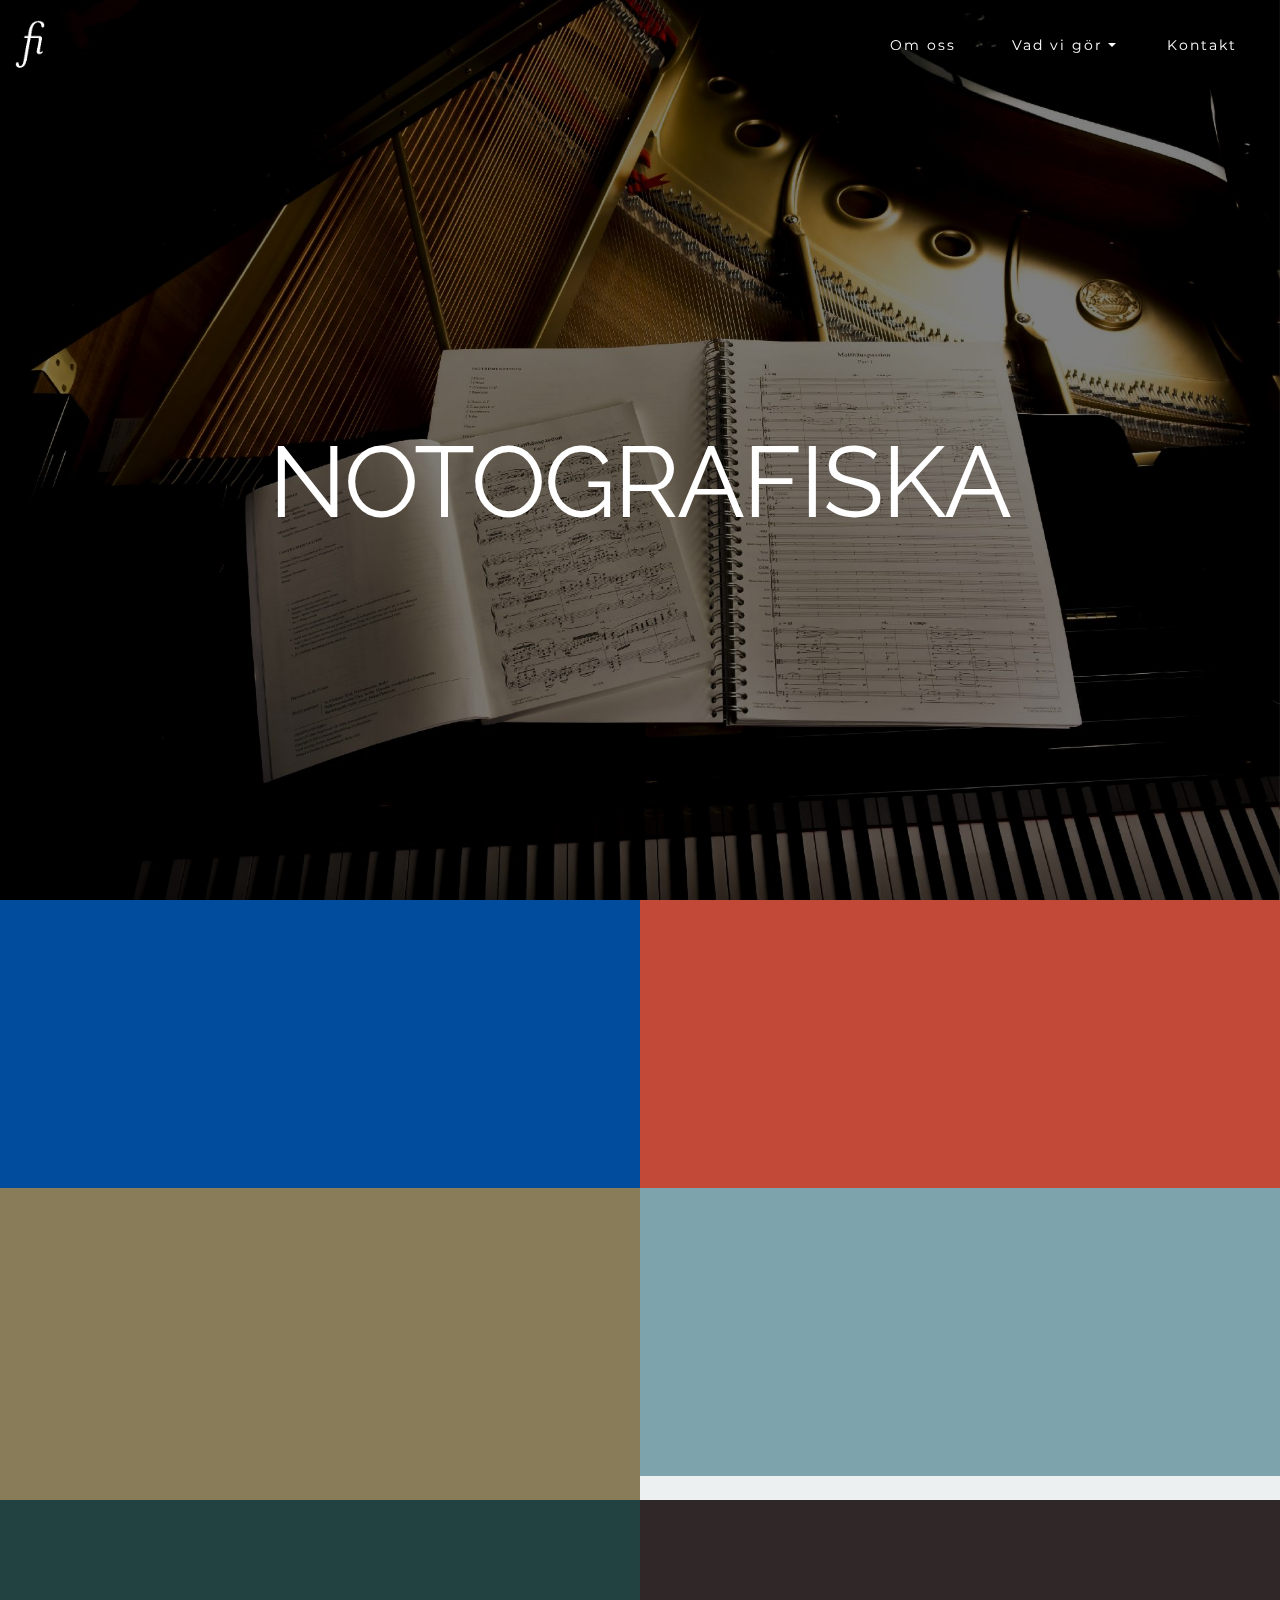
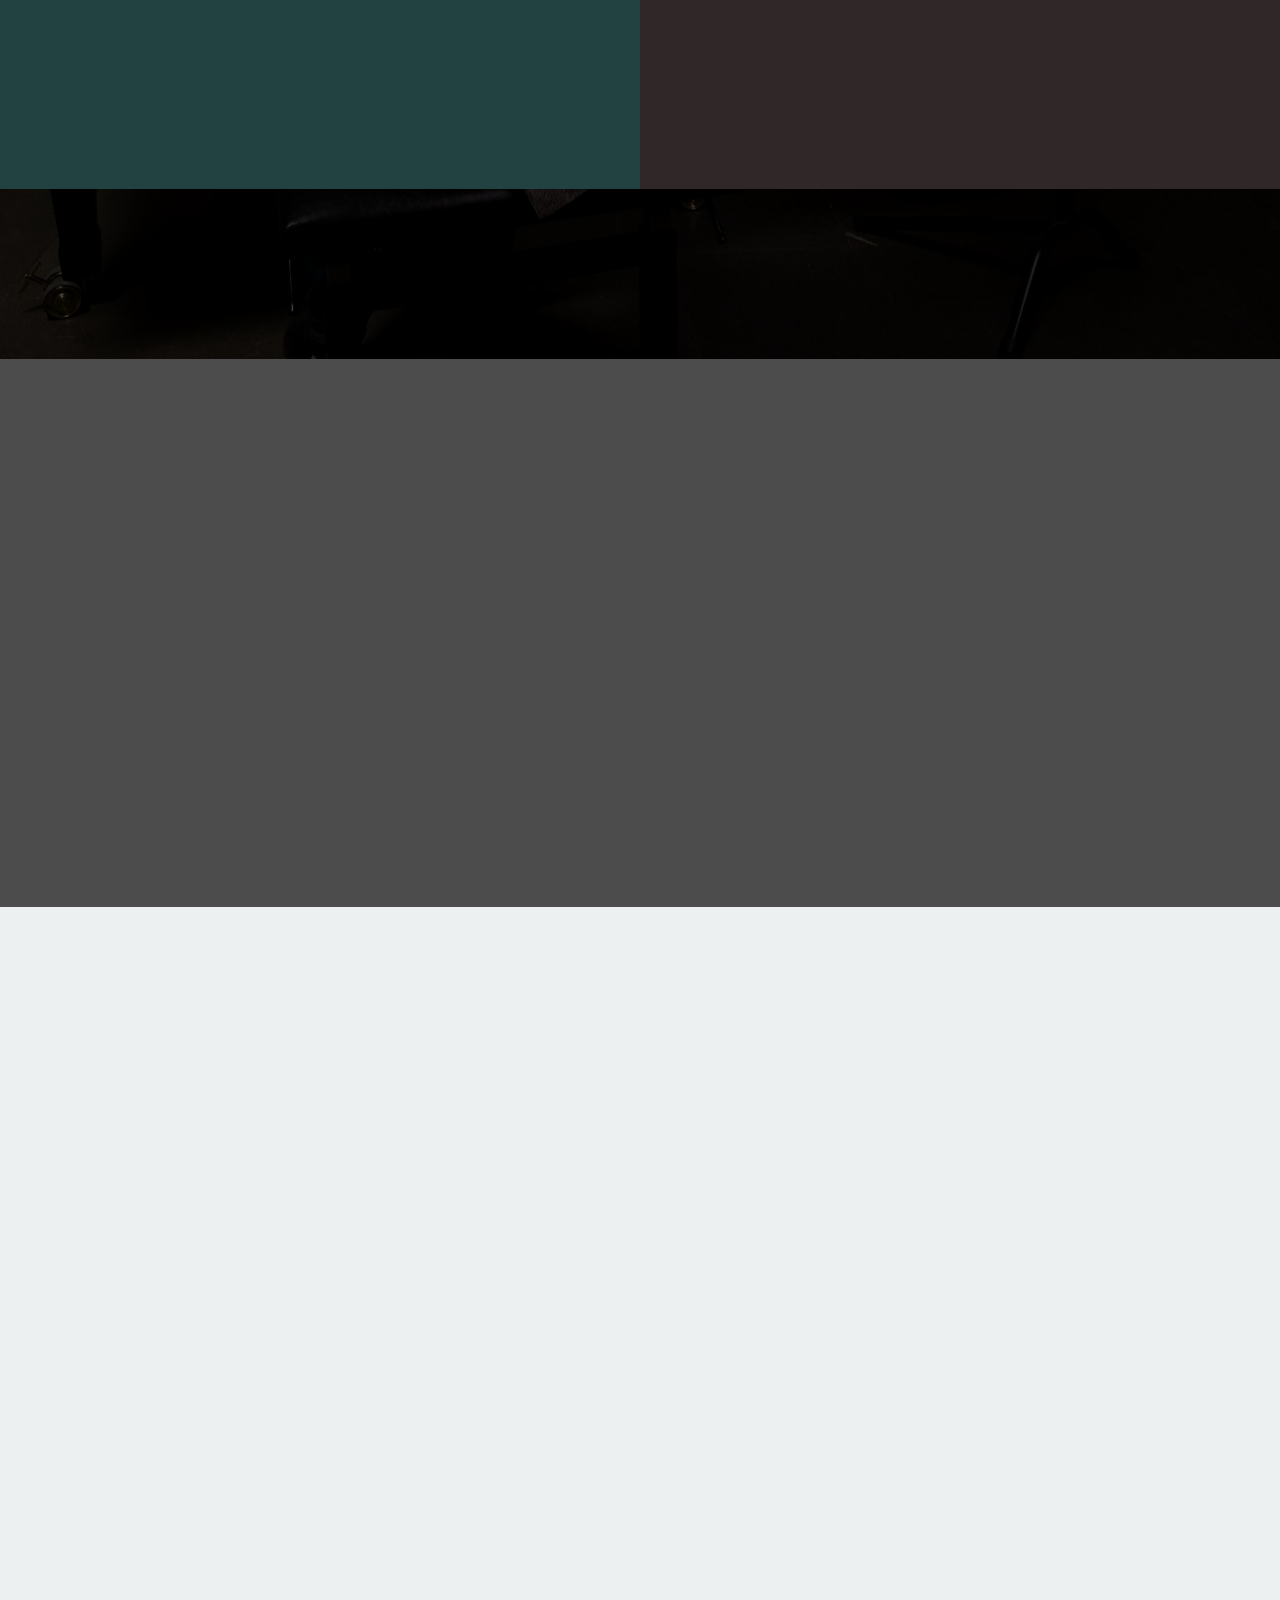
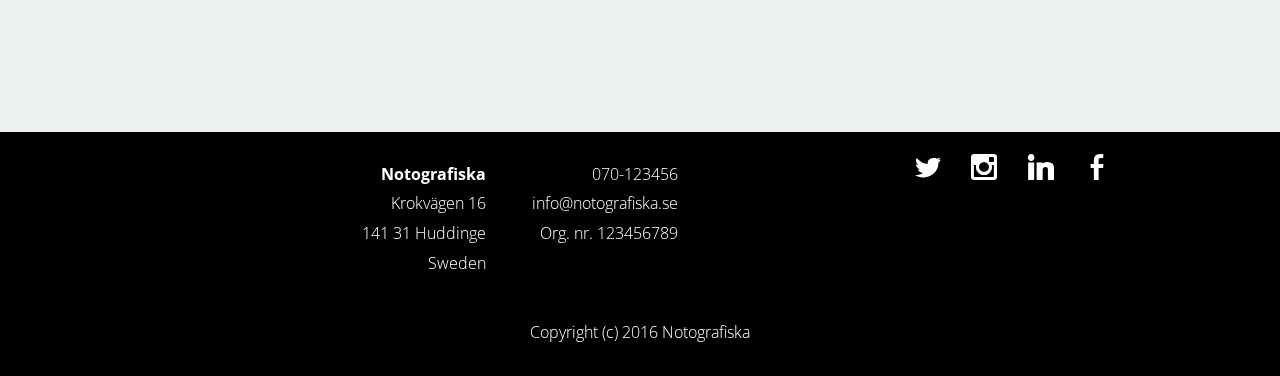
<file: index.html>
<!DOCTYPE html>
<html>
<head>
  <!-- Site made with Mobirise Website Builder v3.10.2, https://mobirise.com -->
  <meta charset="UTF-8">
  <meta http-equiv="X-UA-Compatible" content="IE=edge">
  <meta name="generator" content="Mobirise v3.10.2, mobirise.com">
  <meta name="viewport" content="width=device-width, initial-scale=1">
  <link rel="shortcut icon" href="assets/images/notologo-vit4x-76x128-50.png" type="image/x-icon">
  <meta name="description" content="">
  
  <link rel="stylesheet" href="https://fonts.googleapis.com/css?family=Arvo:400,400i,700,700i">
  <link rel="stylesheet" href="https://fonts.googleapis.com/css?family=Montserrat:400,700">
  <link rel="stylesheet" href="https://fonts.googleapis.com/css?family=Open+Sans:400,400i,700,700i">
  <link rel="stylesheet" href="assets/et-line-font-plugin/style.css">
  <link rel="stylesheet" href="assets/bootstrap-material-design-font/css/material.css">
  <link rel="stylesheet" href="assets/tether/tether.min.css">
  <link rel="stylesheet" href="assets/bootstrap/css/bootstrap.min.css">
  <link rel="stylesheet" href="assets/socicon/css/socicon.min.css">
  <link rel="stylesheet" href="assets/colorm-icons/style.css">
  <link rel="stylesheet" href="assets/animate.css/animate.min.css">
  <link rel="stylesheet" href="assets/dropdown/css/style.css">
  <link rel="stylesheet" href="assets/theme/css/style.css">
  <link rel="stylesheet" href="assets/mobirise/css/mbr-additional.css" type="text/css">
  
  
  
</head>
<body>
<section class="menu1" id="menu-5">

    <nav class="navbar navbar-dropdown bg-color transparent navbar-fixed-top">
        <div class="container-fluid">

            <div class="mbr-table">
                <div class="mbr-table-cell">

                    <div class="navbar-brand">
                        <a href="#top" class="navbar-logo"><img src="assets/images/notologo-vit4x-76x128-50.png" alt="Mobirise"></a>
                        
                    </div>

                </div>
                <div class="mbr-table-cell">

                    <button class="navbar-toggler pull-xs-right hidden-md-up" type="button" data-toggle="collapse" data-target="#exCollapsingNavbar">
                        <div class="hamburger-icon"></div>
                    </button>

                    <ul class="nav-dropdown collapse pull-xs-right nav navbar-nav navbar-toggleable-sm" id="exCollapsingNavbar"><li class="nav-item dropdown"><a class="nav-link link" href="index.html#content5-20">Om oss</a></li><li class="nav-item dropdown open"><a class="nav-link link dropdown-toggle" data-toggle="dropdown-submenu" href="https://mobirise.com/" aria-expanded="true">Vad vi gör</a><div class="dropdown-menu"><a class="dropdown-item" href="score.html">Partitur</a><a class="dropdown-item" href="reduction.html">Klaverutdrag</a><div class="dropdown"><a class="dropdown-item dropdown-toggle" href="https://mobirise.com/" aria-expanded="false" data-toggle="dropdown-submenu">Finböcker</a><div class="dropdown-menu dropdown-submenu"><a class="dropdown-item" href="#">Antologier</a><a class="dropdown-item" href="#">Källkritiska utgåvor</a></div></div><a class="dropdown-item" href="pop.html">Pop</a><a class="dropdown-item" href="pedagogy.html">Akademiska och Pedagogik</a><a class="dropdown-item" href="editor.html">Redaktörsskap</a></div></li><li class="nav-item"><a class="nav-link link" href="index.html#form1-d">Kontakt</a></li></ul>
                    <button hidden="" class="navbar-toggler navbar-close" type="button" data-toggle="collapse" data-target="#exCollapsingNavbar">
                        <div class="close-icon"></div>
                    </button>

                </div>
            </div>

        </div>
    </nav>

</section>

<section class="mbr-section mbr-section-hero mbr-section-full header1 mbr-parallax-background mbr-after-navbar" id="header1-3" style="background-image: url(assets/images/08flygel-2000x1333-45.jpg);">

    <div class="mbr-overlay" style="opacity: 0.5; background-color: rgb(0, 0, 0);"></div>

    <div class="mbr-table-cell">

        <div class="container-fluid">
            <div class="row">
                <div class="col-xs-12 col-sm-10 col-sm-offset-1">

                    <h1 class="mbr-section-title display-1">NOTOGRAFISKA</h1>
                    
                    
                </div>
            </div>
        </div>
    </div>

    

</section>

<section class="mbr-section mbr-team team1" id="team1-i" style="background-color: rgb(236, 240, 241); padding-top: 0px; padding-bottom: 0px;">

    

      

    <div class="mbr-section mbr-section-nopadding">
      <div class="row">
        <div class="col-md-6 item1" style="background-color: rgb(2, 76, 158);">
          <div class="col-md-6">
            <div class="person-photo"><img src="assets/images/test-600x539-52.jpg" class="features-img"></div>
          </div>
          <div class="col-md-6 content">
            <h5 class="title1">Partitur</h5>
            <h6 class="subtitle1"></h6>  
            <p class="mbr-section-text text1">Lorem ipsum dolor sit amet, consectetur adipiscing elit. Nulla ante nisl, pellentesque vel fermentum vel, vulputate sit amet sem. <br><a href="score.html" style="font-size: 1rem; line-height: 1.5; background-color: rgb(2, 76, 158);">Läs mer</a><br></p>
          </div>
        </div>
        <div class="col-md-6 item2" style="background-color: rgb(194, 73, 56);">
          <div class="col-md-6">
            <div class="person-photo"><img src="assets/images/matteus4-600x539-89.jpg" class="features-img"></div>
          </div>
          <div class="col-md-6 content">
            <h5 class="title2">Klaverutdrag</h5>
            <h6 class="subtitle2"></h6>  
           <p class="mbr-section-text text2">Lorem ipsum dolor sit amet, consectetur adipiscing elit. Nulla ante nisl, pellentesque vel fermentum vel, vulputate sit amet sem. <br><a href="reduction.html" style="font-size: 1rem; line-height: 1.5; background-color: rgb(194, 73, 56);">Läs mer</a><br></p>
          </div>
        </div>
      </div>
      <div class="row">
        <div class="col-md-6 item3" style="background-color: rgb(137, 124, 89);">
          <div class="col-md-6 content">
            <h5 class="title3">Antologi</h5>
            <h6 class="subtitle3"></h6>  
          <p class="mbr-section-text text3">In daily life, maybe you have so familiar Lorem ipsum dolor sit amet, consectetur adipiscing elit. Nulla ante nisl, pellentesque vel fermentum vel, vulputate sit&nbsp;<br><a href="anthology.html" style="background-color: rgb(137, 124, 89); font-size: 1rem; line-height: 1.5;">Läs mer</a><br></p>
          </div>
          <div class="col-md-6">
            <div class="person-photo"><img src="assets/images/svensk-pianomusik-liten-600x539-16.jpg" class="features-img"></div>
          </div>
        </div>
        <div class="col-md-6 item4" style="background-color: rgb(125, 163, 172);">
          <div class="col-md-6 content">
            <h5 class="title4">Pedagogiskt</h5>
            <h6 class="subtitle4"></h6>  
          <p class="mbr-section-text text4">Lorem ipsum dolor sit amet, consectetur adipiscing elit. Nulla ante nisl, pellentesque vel fermentum vel,&nbsp;<br><a href="pedagogy.html">Läs mer</a></p>
          </div>
          <div class="col-md-6">
            <div class="person-photo"><img src="assets/images/pedal-2-liten-600x539-34.jpg" class="features-img"></div>
          </div>
        </div>
      </div>
    </div>

</section>

<section class="mbr-section mbr-team team1" id="team1-j" style="background-color: rgb(236, 240, 241); padding-top: 0px; padding-bottom: 0px;">

    

      

    <div class="mbr-section mbr-section-nopadding">
      <div class="row">
        <div class="col-md-6 item1" style="background-color: rgb(34, 66, 65);">
          <div class="col-md-6">
            <div class="person-photo"><img src="assets/images/om-liten-600x539-96.jpg" class="features-img"></div>
          </div>
          <div class="col-md-6 content">
            <h5 class="title1">Pop</h5>
            <h6 class="subtitle1"></h6>  
            <p class="mbr-section-text text1">Lorem ipsum dolor sit amet, consectetur adipiscing elit. Nulla ante nisl, pellentesque vel fermentum vel, vulputate sit amet sem.&nbsp;<br><a href="pop.html">Läs mer</a></p>
          </div>
        </div>
        <div class="col-md-6 item2" style="background-color: rgb(48, 39, 40);">
          <div class="col-md-6">
            <div class="person-photo"><img src="assets/images/bach-liten-600x539-87.jpg" class="features-img"></div>
          </div>
          <div class="col-md-6 content">
            <h5 class="title2">Redaktörskap</h5>
            <h6 class="subtitle2"></h6>  
           <p class="mbr-section-text text2">Lorem ipsum dolor sit amet, consectetur adipiscing elit. Nulla ante nisl, pellentesque vel fermentum vel, vulputate sit amet sem.&nbsp;<br><a href="editor.html">Läs mer</a></p>
          </div>
        </div>
      </div>
      <div class="row">
        
        
      </div>
    </div>

</section>

<section class="mbr-section content5 mbr-parallax-background" id="content5-20" style="background-image: url(assets/images/anders-spelar-1-2000x1333-43.jpg); padding-top: 120px; padding-bottom: 120px;">

    <div class="mbr-overlay" style="opacity: 0.7; background-color: rgb(0, 0, 0);">
    </div>

    <div class="container">
        <h3 class="mbr-section-title display-2"><span style="font-weight: normal;">Om notografiska</span></h3>
        <div class="lead"><p>Lorem ipsum dolor sit amet, consectetur adipiscing elit. Nulla ante nisl, pellentesque vel fermentum vel, vulputate sit amet sem. Donec tellus mauris, placerat sed massa sit amet, ornare dictum lectus. Duis lectus dui, tristique id faucibus sit amet, facilisis ut nibh. Duis sagittis, mi sed interdum congue, nulla urna congue ligula, sed auctor turpis arcu eget nisl. In lacus diam, dictum quis vehicula in, interdum in arcu. Ut lobortis auctor lobortis. Maecenas metus nulla, fermentum nec accumsan vel, facilisis nec sapien. Pellentesque habitant morbi tristique senectus et netus et malesuada fames ac turpis egestas. Morbi dapibus ante quis posuere porttitor. Nunc quis pellentesque augue, eget consequat velit. Aliquam ut volutpat urna. Pellentesque sed nisi a libero vehicula pulvinar. Phasellus pharetra bibendum ex a venenatis. Aliquam non dolor velit.</p><p><br></p><p><br></p></div>
    </div>

</section>

<section class="mbr-section form1" id="form1-d" style="background-color: rgb(236, 240, 241); padding-top: 120px; padding-bottom: 120px;">
    

    <div class="container-fluid">
        <div class="row">
            <div class="col-xs-12 col-lg-8 col-lg-offset-2 text-xs-center">

                <p class="mbr-section-subtitle lead"></p>

                <h1 class="mbr-section-title display-4">Ring så spelar vi</h1>
                <p class="mbr-section-text lead">Lorem ipsum dolor sit amet, consectetur adipisicing elit. Voluptatem nobis, ea amet non commodi voluptate. Aspernatur libero cumque in unde et culpa corrupti asperiores praesentium voluptatum iure dolores illo nihil saepe distinctio eaque explicabo quis ipsam sed consectetur, accusantium ex qui. Voluptas nam consectetur, dolorem sed quo qui iusto dolor!</p>
                
                <div class="col-xs-12" data-form-type="formoid">


                    <div data-form-alert="true">
                        <div hidden="" data-form-alert-success="true" class="alert alert-form alert-success text-xs-center">Tack, vi hör av oss snarast!</div>
                    </div>


                    <form action="https://mobirise.com/" method="post" data-form-title="Ring så spelar vi">

                        <input type="hidden" value="koZiUS9s/DSVdby3ep7EZck+DzsafjwaiRToE7pivIynHMjohC23G5ZSfi+/6m6sFhP07RguQMQv1sPdxXI+t6w7bGdXzxYYtU90248+DVj5WsQiib9WEMJkFP2L4jkB" data-form-email="true">

                        <div class="row row-sm-offset">

                            <div class="col-xs-12 col-md-4">
                                <div class="form-group">
                                    <label class="form-control-label" for="form1-d-name">Namn<span class="form-asterisk">*</span></label>
                                    <div class="form-icon"><img src="assets/images/icon-name.png"></div>
                                    <input type="text" class="form-control" name="name" required="" data-form-field="Name" placeholder="Namn*" id="form1-d-name">
                                </div>
                            </div>

                            <div class="col-xs-12 col-md-4">
                                <div class="form-group">
                                    <label class="form-control-label" for="form1-d-email">E-post<span class="form-asterisk">*</span></label>
                                    <div class="form-icon"><img src="assets/images/icon-email.png"></div>
                                    <input type="email" class="form-control" name="email" required="" data-form-field="Email" placeholder="E-post*" id="form1-d-email">
                                </div>
                            </div>

                            <div class="col-xs-12 col-md-4">
                                <div class="form-group">
                                    <label class="form-control-label" for="form1-d-phone">Telefon</label>
                                    <div class="form-icon"><img src="assets/images/icon-phone.png"></div>
                                    <input type="tel" class="form-control" name="phone" data-form-field="Phone" placeholder="Telefon" id="form1-d-phone">
                                </div>
                            </div>

                        </div>

                        <div class="form-group">
                            <label class="form-control-label" for="form1-d-message">Vad kan vi hjälpa dig med?</label>
                            <textarea class="form-control" name="message" rows="7" data-form-field="Message" placeholder="Vad kan vi hjälpa dig med?" id="form1-d-message"></textarea>
                        </div>

                        <div><button type="submit" class="btn btn-primary">CONTACT US</button></div>

                    </form>
                </div>

            </div>
        </div>
    </div>

</section>

<footer class="mbr-small-footer mbr-section mbr-section-nopadding footer1" id="footer1-e" style="background-color: rgb(0, 0, 0); padding-top: 1.75rem; padding-bottom: 1.75rem;">
    
    <div class="container-fluid">
    	<div class="row">
    		<div class="col-xs-12 col-lg-10 col-lg-offset-1">
    			<div class="col-xs-12 col-lg-2 text-xs-center">
    				
    			</div>
    			<div class="footer-list col-xs-12 col-lg-7">
    				<div class="col-xs-12 col-md-4 text-xs-center text-md-left">
                        
                        <p class="mbr-section-text lead"><strong>Notografiska</strong><br>Krokvägen 16<br>141 31 Huddinge<br>Sweden<br></p>
                        <p class="mbr-section-text lead"></p>
                        <p class="mbr-section-text lead"></p>
                        <p class="mbr-section-text lead"></p>
                        <p class="mbr-section-text lead"></p>
                    </div>
                    <div class="col-xs-12 col-md-4 text-xs-center text-md-left">
                        
                        <p class="mbr-section-text lead">070-123456</p>
                        <p class="mbr-section-text lead">info@notografiska.se</p>
                        <p class="mbr-section-text lead">Org. nr. 123456789</p>
                        <p class="mbr-section-text lead"></p>
                        <p class="mbr-section-text lead"></p>
                    </div>
                    <div class="col-xs-12 col-md-4 text-xs-center text-md-left">
                        
                        <p class="mbr-section-text lead"></p>
                        <p class="mbr-section-text lead"></p>
                        <p class="mbr-section-text lead"></p>
                        <p class="mbr-section-text lead"></p>
                        <p class="mbr-section-text lead"></p>
                    </div>
    			</div>
    			<div class="col-xs-12 col-lg-3 text-xs-center text-lg-left">
    				
    				<div class="mbr-section-btn"><a class="btn btn-icon" href="https://www.twitter.com" target="_blank"><span class="socicon socicon-twitter mbr-iconfont mbr-iconfont-btn"></span></a><a class="btn btn-icon" href="https://mobirise.com"><span class="socicon socicon-instagram mbr-iconfont mbr-iconfont-btn"></span></a><a class="btn btn-icon" href="https://linkedin.com" target="_blank"><span class="socicon socicon-linkedin mbr-iconfont mbr-iconfont-btn"></span></a><a class="btn btn-icon" href="https://mobirise.com"><span class="socicon socicon-facebook mbr-iconfont mbr-iconfont-btn"></span></a></div>
    			</div>
    		</div>
    	</div>
    </div>
    <div class="container margin-top-40">
        <p class="text-xs-center mbr-section-text lead">Copyright (c) 2016 Notografiska</p>
    </div>
</footer>


  <script src="assets/web/assets/jquery/jquery.min.js"></script>
  <script src="assets/tether/tether.min.js"></script>
  <script src="assets/bootstrap/js/bootstrap.min.js"></script>
  <script src="assets/smooth-scroll/SmoothScroll.js"></script>
  <script src="assets/viewportChecker/jquery.viewportchecker.js"></script>
  <script src="assets/dropdown/js/script.min.js"></script>
  <script src="assets/touchSwipe/jquery.touchSwipe.min.js"></script>
  <script src="assets/jarallax/jarallax.js"></script>
  <script src="assets/theme/js/script.js"></script>
  <script src="assets/formoid/formoid.min.js"></script>
  
  
  <input name="animation" type="hidden">
  </body>
</html>
</file>
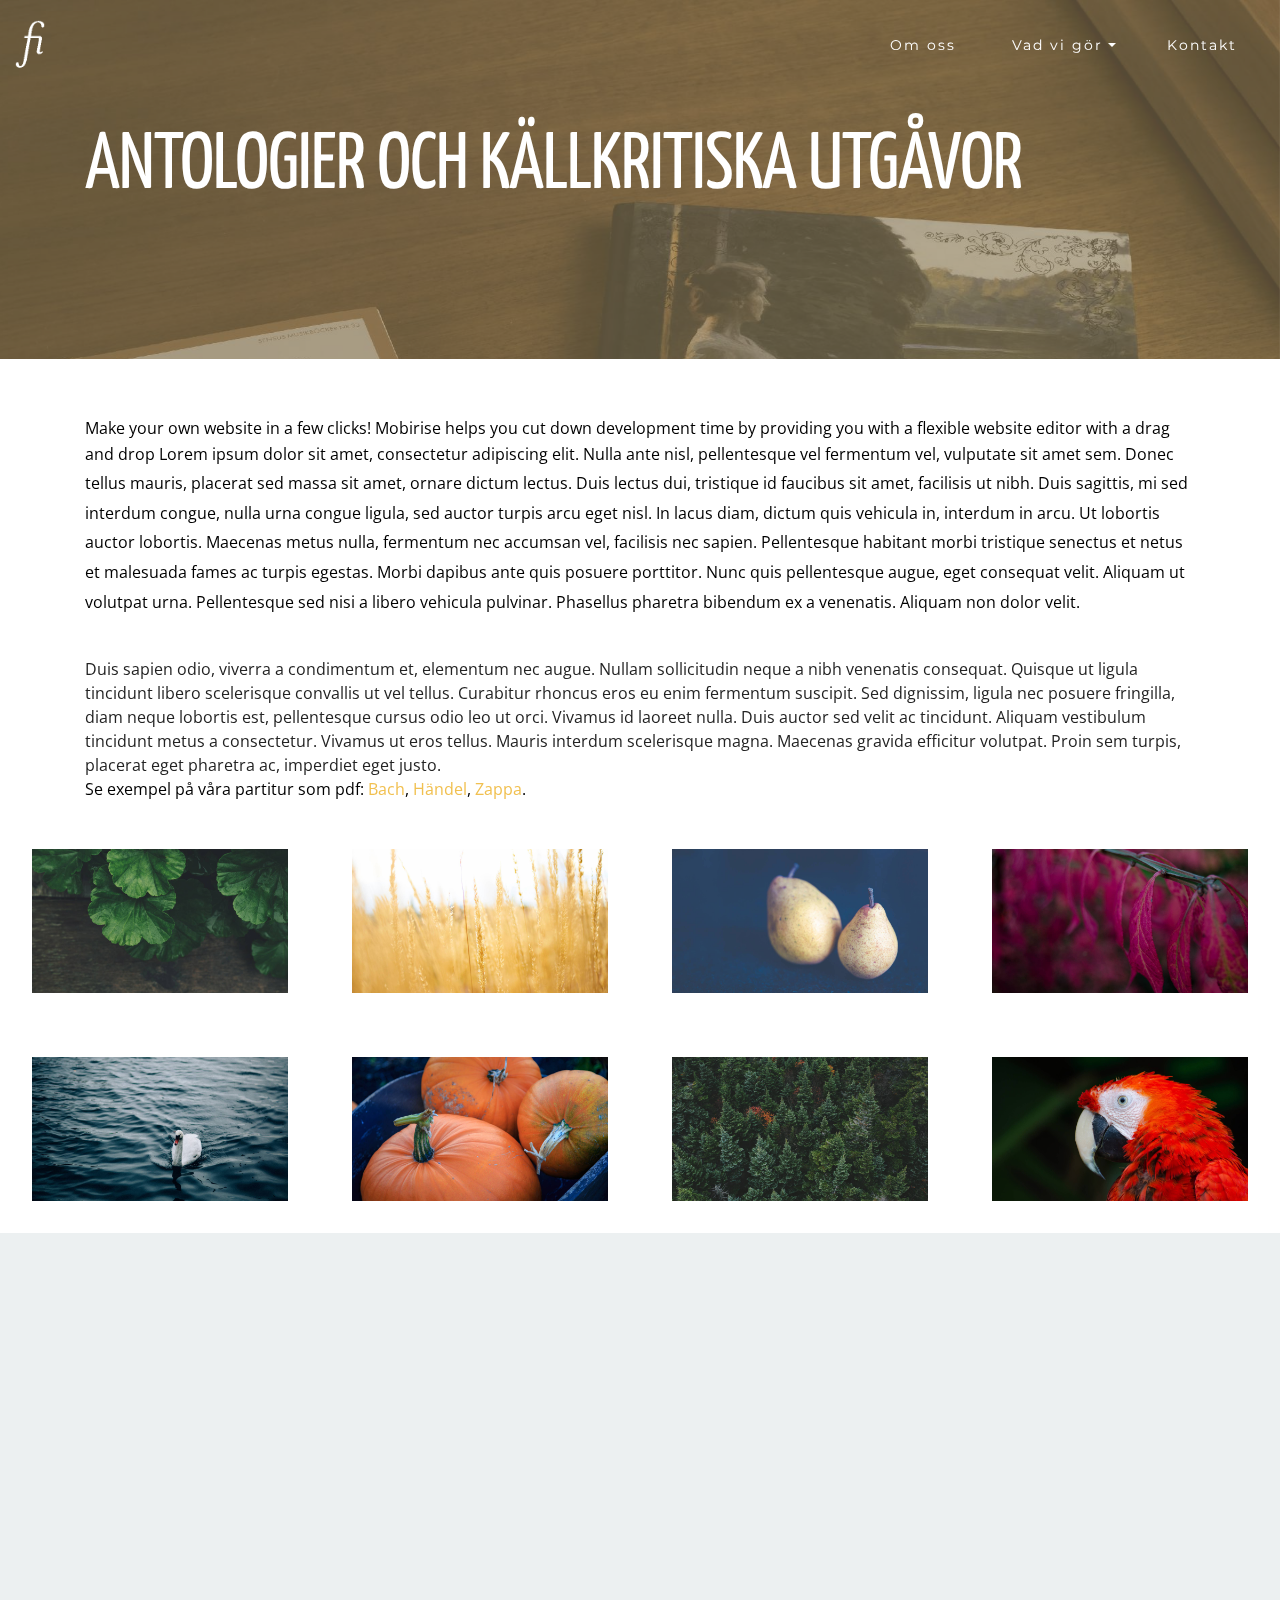
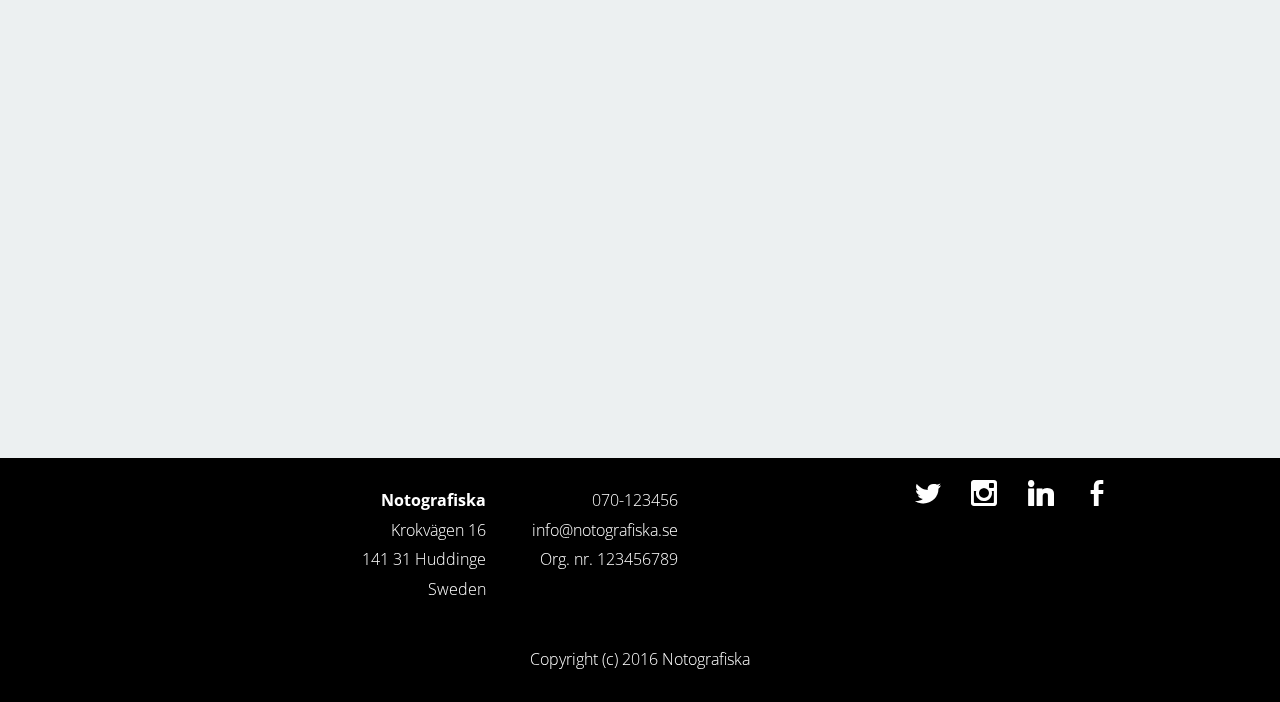
<file: anthology.html>
<!DOCTYPE html>
<html>
<head>
  <!-- Site made with Mobirise Website Builder v3.10.2, https://mobirise.com -->
  <meta charset="UTF-8">
  <meta http-equiv="X-UA-Compatible" content="IE=edge">
  <meta name="generator" content="Mobirise v3.10.2, mobirise.com">
  <meta name="viewport" content="width=device-width, initial-scale=1">
  <link rel="shortcut icon" href="assets/images/notologo-vit4x-76x128-50.png" type="image/x-icon">
  <meta name="description" content="">
  <title>Antologier</title>
  <link rel="stylesheet" href="https://fonts.googleapis.com/css?family=Arvo:400,400i,700,700i">
  <link rel="stylesheet" href="https://fonts.googleapis.com/css?family=Montserrat:400,700">
  <link rel="stylesheet" href="https://fonts.googleapis.com/css?family=Open+Sans:400,400i,700,700i">
  <link rel="stylesheet" href="assets/et-line-font-plugin/style.css">
  <link rel="stylesheet" href="assets/bootstrap-material-design-font/css/material.css">
  <link rel="stylesheet" href="assets/tether/tether.min.css">
  <link rel="stylesheet" href="assets/bootstrap/css/bootstrap.min.css">
  <link rel="stylesheet" href="assets/socicon/css/socicon.min.css">
  <link rel="stylesheet" href="assets/colorm-icons/style.css">
  <link rel="stylesheet" href="assets/animate.css/animate.min.css">
  <link rel="stylesheet" href="assets/dropdown/css/style.css">
  <link rel="stylesheet" href="assets/theme/css/style.css">
  <link rel="stylesheet" href="assets/mobirise-gallery/style.css">
  <link rel="stylesheet" href="assets/mobirise/css/mbr-additional.css" type="text/css">
  
  
  
</head>
<body>
<section class="menu1" id="menu-s">

    <nav class="navbar navbar-dropdown bg-color transparent navbar-fixed-top">
        <div class="container-fluid">

            <div class="mbr-table">
                <div class="mbr-table-cell">

                    <div class="navbar-brand">
                        <a href="index.html" class="navbar-logo"><img src="assets/images/notologo-vit4x-76x128-50.png" alt="Mobirise"></a>
                        
                    </div>

                </div>
                <div class="mbr-table-cell">

                    <button class="navbar-toggler pull-xs-right hidden-md-up" type="button" data-toggle="collapse" data-target="#exCollapsingNavbar">
                        <div class="hamburger-icon"></div>
                    </button>

                    <ul class="nav-dropdown collapse pull-xs-right nav navbar-nav navbar-toggleable-sm" id="exCollapsingNavbar"><li class="nav-item dropdown"><a class="nav-link link" href="index.html#content5-20">Om oss</a></li><li class="nav-item dropdown open"><a class="nav-link link dropdown-toggle" data-toggle="dropdown-submenu" href="https://mobirise.com/" aria-expanded="true">Vad vi gör</a><div class="dropdown-menu"><a class="dropdown-item" href="score.html">Partitur</a><a class="dropdown-item" href="reduction.html">Klaverutdrag</a><div class="dropdown"><a class="dropdown-item dropdown-toggle" href="https://mobirise.com/" aria-expanded="false" data-toggle="dropdown-submenu">Finböcker</a><div class="dropdown-menu dropdown-submenu"><a class="dropdown-item" href="#">Antologier</a><a class="dropdown-item" href="#">Källkritiska utgåvor</a></div></div><a class="dropdown-item" href="pop.html">Pop</a><a class="dropdown-item" href="pedagogy.html">Akademiska och Pedagogik</a><a class="dropdown-item" href="editor.html">Redaktörsskap</a></div></li><li class="nav-item"><a class="nav-link link" href="index.html#form1-d">Kontakt</a></li></ul>
                    <button hidden="" class="navbar-toggler navbar-close" type="button" data-toggle="collapse" data-target="#exCollapsingNavbar">
                        <div class="close-icon"></div>
                    </button>

                </div>
            </div>

        </div>
    </nav>

</section>

<section class="mbr-section content5 mbr-parallax-background mbr-after-navbar" id="content5-15" style="background-image: url(assets/images/25bcker-2000x1333-35.jpg); padding-top: 120px; padding-bottom: 120px;">

    <div class="mbr-overlay" style="opacity: 0.6; background-color: rgb(137, 124, 89);">
    </div>

    <div class="container">
        <h3 class="mbr-section-title display-2"><span style="font-weight: normal;">Antologier och källkritiska utgåvor</span></h3>
        
    </div>

</section>

<section class="mbr-section content1 article mbr-section__container" id="content1-24" style="background-color: rgb(255, 255, 255); padding-top: 20px; padding-bottom: 0px;">

    <div class="container">
        <div class="row">
            <div class="col-xs-12">
                <p class="mbr-section-text lead"></p><p>Make your own website in a few clicks! Mobirise helps you cut down development time by providing you with a flexible website editor with a drag and drop&nbsp;<span style="font-size: 1rem; line-height: 1.85em;">Lorem ipsum dolor sit amet, consectetur adipiscing elit. Nulla ante nisl, pellentesque vel fermentum vel, vulputate sit amet sem. Donec tellus mauris, placerat sed massa sit amet, ornare dictum lectus. Duis lectus dui, tristique id faucibus sit amet, facilisis ut nibh. Duis sagittis, mi sed interdum congue, nulla urna congue ligula, sed auctor turpis arcu eget nisl. In lacus diam, dictum quis vehicula in, interdum in arcu. Ut lobortis auctor lobortis. Maecenas metus nulla, fermentum nec accumsan vel, facilisis nec sapien. Pellentesque habitant morbi tristique senectus et netus et malesuada fames ac turpis egestas. Morbi dapibus ante quis posuere porttitor. Nunc quis pellentesque augue, eget consequat velit. Aliquam ut volutpat urna. Pellentesque sed nisi a libero vehicula pulvinar. Phasellus pharetra bibendum ex a venenatis. Aliquam non dolor velit.</span><br></p><br>Duis sapien odio, viverra a condimentum et, elementum nec augue. Nullam sollicitudin neque a nibh venenatis consequat. Quisque ut ligula tincidunt libero scelerisque convallis ut vel tellus. Curabitur rhoncus eros eu enim fermentum suscipit. Sed dignissim, ligula nec posuere fringilla, diam neque lobortis est, pellentesque cursus odio leo ut orci. Vivamus id laoreet nulla. Duis auctor sed velit ac tincidunt. Aliquam vestibulum tincidunt metus a consectetur. Vivamus ut eros tellus. Mauris interdum scelerisque magna. Maecenas gravida efficitur volutpat. Proin sem turpis, placerat eget pharetra ac, imperdiet eget justo.<br><p>Se exempel på våra partitur som pdf: <a href="http://www.aftonbladet.se" target="_blank">Bach</a>, <a href="http://www.aftonbladet.se" target="_blank">Händel</a>, <a href="http://www.aftonbladet.se" target="_blank">Zappa</a>.</p><p></p>
            </div>
        </div>
    </div>

</section>

<section class="mbr-gallery mbr-section mbr-section-nopadding mbr-slider-carousel" id="gallery1-17" data-filter="false" style="background-color: rgb(255, 255, 255); padding-top: 0rem; padding-bottom: 0rem;">
    <!-- Filter -->
    

    <!-- Gallery -->
    <div class="mbr-gallery-row">
        <div class=" mbr-gallery-layout-default">
            <div>
                <div>
                    <div class="mbr-gallery-item mbr-gallery-item__mobirise3 mbr-gallery-item--p2" data-tags="Awesome" data-video-url="false">
                        <div href="#lb-gallery1-17" data-slide-to="0" data-toggle="modal">
                            
                            

                            <img alt="" src="assets/images/gallery00.jpg">
                            
                            <span class="icon-magnifying-glass"></span>
                        </div>
                        
                        
                    </div><div class="mbr-gallery-item mbr-gallery-item__mobirise3 mbr-gallery-item--p2" data-tags="Responsive" data-video-url="false">
                        <div href="#lb-gallery1-17" data-slide-to="1" data-toggle="modal">
                            
                            

                            <img alt="" src="assets/images/gallery01.jpg">
                            
                            <span class="icon-magnifying-glass"></span>
                        </div>
                        
                        
                    </div><div class="mbr-gallery-item mbr-gallery-item__mobirise3 mbr-gallery-item--p2" data-tags="Creative" data-video-url="false">
                        <div href="#lb-gallery1-17" data-slide-to="2" data-toggle="modal">
                            
                            

                            <img alt="" src="assets/images/gallery02.jpg">
                            
                            <span class="icon-magnifying-glass"></span>
                        </div>
                        
                        
                    </div><div class="mbr-gallery-item mbr-gallery-item__mobirise3 mbr-gallery-item--p2" data-tags="Animated" data-video-url="false">
                        <div href="#lb-gallery1-17" data-slide-to="3" data-toggle="modal">
                            
                            

                            <img alt="" src="assets/images/gallery03.jpg">
                            
                            <span class="icon-magnifying-glass"></span>
                        </div>
                        
                        
                    </div><div class="mbr-gallery-item mbr-gallery-item__mobirise3 mbr-gallery-item--p2" data-tags="Awesome" data-video-url="false">
                        <div href="#lb-gallery1-17" data-slide-to="4" data-toggle="modal">
                            
                            

                            <img alt="" src="assets/images/gallery04.jpg">
                            
                            <span class="icon-magnifying-glass"></span>
                        </div>
                        
                        
                    </div><div class="mbr-gallery-item mbr-gallery-item__mobirise3 mbr-gallery-item--p2" data-tags="Beautiful" data-video-url="false">
                        <div href="#lb-gallery1-17" data-slide-to="5" data-toggle="modal">
                            
                            

                            <img alt="" src="assets/images/gallery05.jpg">
                            
                            <span class="icon-magnifying-glass"></span>
                        </div>
                        
                        
                    </div><div class="mbr-gallery-item mbr-gallery-item__mobirise3 mbr-gallery-item--p2" data-tags="Responsive" data-video-url="false">
                        <div href="#lb-gallery1-17" data-slide-to="6" data-toggle="modal">
                            
                            

                            <img alt="" src="assets/images/gallery06.jpg">
                            
                            <span class="icon-magnifying-glass"></span>
                        </div>
                        
                        
                    </div><div class="mbr-gallery-item mbr-gallery-item__mobirise3 mbr-gallery-item--p2" data-tags="Animated" data-video-url="false">
                        <div href="#lb-gallery1-17" data-slide-to="7" data-toggle="modal">
                            
                            

                            <img alt="" src="assets/images/gallery07.jpg">
                            
                            <span class="icon-magnifying-glass"></span>
                        </div>
                        
                        
                    </div>
                </div>
            </div>
            <div class="clearfix"></div>
        </div>
    </div>

    <!-- Lightbox -->
    <div data-app-prevent-settings="" class="mbr-slider modal fade carousel slide" tabindex="-1" data-keyboard="true" data-interval="false" id="lb-gallery1-17">
        <div class="modal-dialog">
            <div class="modal-content">
                <div class="modal-body">
                    <ol class="carousel-indicators">
                        <li data-app-prevent-settings="" data-target="#lb-gallery1-17" class=" active" data-slide-to="0"></li><li data-app-prevent-settings="" data-target="#lb-gallery1-17" data-slide-to="1"></li><li data-app-prevent-settings="" data-target="#lb-gallery1-17" data-slide-to="2"></li><li data-app-prevent-settings="" data-target="#lb-gallery1-17" data-slide-to="3"></li><li data-app-prevent-settings="" data-target="#lb-gallery1-17" data-slide-to="4"></li><li data-app-prevent-settings="" data-target="#lb-gallery1-17" data-slide-to="5"></li><li data-app-prevent-settings="" data-target="#lb-gallery1-17" data-slide-to="6"></li><li data-app-prevent-settings="" data-target="#lb-gallery1-17" data-slide-to="7"></li>
                    </ol>
                    <div class="carousel-inner">
                        <div class="carousel-item active">
                            <img alt="" src="assets/images/gallery00.jpg">
                        </div><div class="carousel-item">
                            <img alt="" src="assets/images/gallery01.jpg">
                        </div><div class="carousel-item">
                            <img alt="" src="assets/images/gallery02.jpg">
                        </div><div class="carousel-item">
                            <img alt="" src="assets/images/gallery03.jpg">
                        </div><div class="carousel-item">
                            <img alt="" src="assets/images/gallery04.jpg">
                        </div><div class="carousel-item">
                            <img alt="" src="assets/images/gallery05.jpg">
                        </div><div class="carousel-item">
                            <img alt="" src="assets/images/gallery06.jpg">
                        </div><div class="carousel-item">
                            <img alt="" src="assets/images/gallery07.jpg">
                        </div>
                    </div>
                    <a class="left carousel-control" role="button" data-slide="prev" href="#lb-gallery1-17"><img src="assets/images/arrowleft.png"></a>
                    <a class="right carousel-control" role="button" data-slide="next" href="#lb-gallery1-17"><img src="assets/images/arrowright.png"></a>

                    <a class="close" href="#" role="button" data-dismiss="modal">
                        <span aria-hidden="true">×</span>
                        <span class="sr-only">Close</span>
                    </a>
                </div>
            </div>
        </div>
    </div>
</section>

<section class="mbr-section form1" id="form1-14" style="background-color: rgb(236, 240, 241); padding-top: 120px; padding-bottom: 120px;">
    

    <div class="container-fluid">
        <div class="row">
            <div class="col-xs-12 col-lg-8 col-lg-offset-2 text-xs-center">

                <p class="mbr-section-subtitle lead"></p>

                <h1 class="mbr-section-title display-4">Ring så spelar vi</h1>
                <p class="mbr-section-text lead">Lorem ipsum dolor sit amet, consectetur adipisicing elit. Voluptatem nobis, ea amet non commodi voluptate. Aspernatur libero cumque in unde et culpa corrupti asperiores praesentium voluptatum iure dolores illo nihil saepe distinctio eaque explicabo quis ipsam sed consectetur, accusantium ex qui. Voluptas nam consectetur, dolorem sed quo qui iusto dolor!</p>
                
                <div class="col-xs-12" data-form-type="formoid">


                    <div data-form-alert="true">
                        <div hidden="" data-form-alert-success="true" class="alert alert-form alert-success text-xs-center">Tack, vi hör av oss snarast!</div>
                    </div>


                    <form action="https://mobirise.com/" method="post" data-form-title="Ring så spelar vi">

                        <input type="hidden" value="M3evWknrvnfQlKbbYab4cU1gQYg06H7+EYpFDxyi05joEF2Uoz2MQ3qkDvsOskN6Q3yumNuQxaH/vWHZK6AtL0JEb+5k43M1PR3CXS3xHUtz0tC1Ns08UmqAtF8bHDsY" data-form-email="true">

                        <div class="row row-sm-offset">

                            <div class="col-xs-12 col-md-4">
                                <div class="form-group">
                                    <label class="form-control-label" for="form1-14-name">Namn<span class="form-asterisk">*</span></label>
                                    <div class="form-icon"><img src="assets/images/icon-name.png"></div>
                                    <input type="text" class="form-control" name="name" required="" data-form-field="Name" placeholder="Namn*" id="form1-14-name">
                                </div>
                            </div>

                            <div class="col-xs-12 col-md-4">
                                <div class="form-group">
                                    <label class="form-control-label" for="form1-14-email">E-post<span class="form-asterisk">*</span></label>
                                    <div class="form-icon"><img src="assets/images/icon-email.png"></div>
                                    <input type="email" class="form-control" name="email" required="" data-form-field="Email" placeholder="E-post*" id="form1-14-email">
                                </div>
                            </div>

                            <div class="col-xs-12 col-md-4">
                                <div class="form-group">
                                    <label class="form-control-label" for="form1-14-phone">Telefon</label>
                                    <div class="form-icon"><img src="assets/images/icon-phone.png"></div>
                                    <input type="tel" class="form-control" name="phone" data-form-field="Phone" placeholder="Telefon" id="form1-14-phone">
                                </div>
                            </div>

                        </div>

                        <div class="form-group">
                            <label class="form-control-label" for="form1-14-message">Vad kan vi hjälpa dig med?</label>
                            <textarea class="form-control" name="message" rows="7" data-form-field="Message" placeholder="Vad kan vi hjälpa dig med?" id="form1-14-message"></textarea>
                        </div>

                        <div><button type="submit" class="btn btn-primary">CONTACT US</button></div>

                    </form>
                </div>

            </div>
        </div>
    </div>

</section>

<footer class="mbr-small-footer mbr-section mbr-section-nopadding footer1" id="footer1-t" style="background-color: rgb(0, 0, 0); padding-top: 1.75rem; padding-bottom: 1.75rem;">
    
    <div class="container-fluid">
    	<div class="row">
    		<div class="col-xs-12 col-lg-10 col-lg-offset-1">
    			<div class="col-xs-12 col-lg-2 text-xs-center">
    				
    			</div>
    			<div class="footer-list col-xs-12 col-lg-7">
    				<div class="col-xs-12 col-md-4 text-xs-center text-md-left">
                        
                        <p class="mbr-section-text lead"><strong>Notografiska</strong><br>Krokvägen 16<br>141 31 Huddinge<br>Sweden<br></p>
                        <p class="mbr-section-text lead"></p>
                        <p class="mbr-section-text lead"></p>
                        <p class="mbr-section-text lead"></p>
                        <p class="mbr-section-text lead"></p>
                    </div>
                    <div class="col-xs-12 col-md-4 text-xs-center text-md-left">
                        
                        <p class="mbr-section-text lead">070-123456</p>
                        <p class="mbr-section-text lead">info@notografiska.se</p>
                        <p class="mbr-section-text lead">Org. nr. 123456789</p>
                        <p class="mbr-section-text lead"></p>
                        <p class="mbr-section-text lead"></p>
                    </div>
                    <div class="col-xs-12 col-md-4 text-xs-center text-md-left">
                        
                        <p class="mbr-section-text lead"></p>
                        <p class="mbr-section-text lead"></p>
                        <p class="mbr-section-text lead"></p>
                        <p class="mbr-section-text lead"></p>
                        <p class="mbr-section-text lead"></p>
                    </div>
    			</div>
    			<div class="col-xs-12 col-lg-3 text-xs-center text-lg-left">
    				
    				<div class="mbr-section-btn"><a class="btn btn-icon" href="https://www.twitter.com" target="_blank"><span class="socicon socicon-twitter mbr-iconfont mbr-iconfont-btn"></span></a><a class="btn btn-icon" href="https://mobirise.com"><span class="socicon socicon-instagram mbr-iconfont mbr-iconfont-btn"></span></a><a class="btn btn-icon" href="https://linkedin.com" target="_blank"><span class="socicon socicon-linkedin mbr-iconfont mbr-iconfont-btn"></span></a><a class="btn btn-icon" href="https://mobirise.com"><span class="socicon socicon-facebook mbr-iconfont mbr-iconfont-btn"></span></a></div>
    			</div>
    		</div>
    	</div>
    </div>
    <div class="container margin-top-40">
        <p class="text-xs-center mbr-section-text lead">Copyright (c) 2016 Notografiska</p>
    </div>
</footer>


  <script src="assets/web/assets/jquery/jquery.min.js"></script>
  <script src="assets/tether/tether.min.js"></script>
  <script src="assets/bootstrap/js/bootstrap.min.js"></script>
  <script src="assets/smooth-scroll/SmoothScroll.js"></script>
  <script src="assets/viewportChecker/jquery.viewportchecker.js"></script>
  <script src="assets/dropdown/js/script.min.js"></script>
  <script src="assets/touchSwipe/jquery.touchSwipe.min.js"></script>
  <script src="assets/jarallax/jarallax.js"></script>
  <script src="assets/masonry/masonry.pkgd.min.js"></script>
  <script src="assets/imagesloaded/imagesloaded.pkgd.min.js"></script>
  <script src="assets/bootstrap-carousel-swipe/bootstrap-carousel-swipe.js"></script>
  <script src="assets/theme/js/script.js"></script>
  <script src="assets/mobirise-gallery/player.min.js"></script>
  <script src="assets/mobirise-gallery/script.js"></script>
  <script src="assets/formoid/formoid.min.js"></script>
  
  
  <input name="animation" type="hidden">
  </body>
</html>
</file>
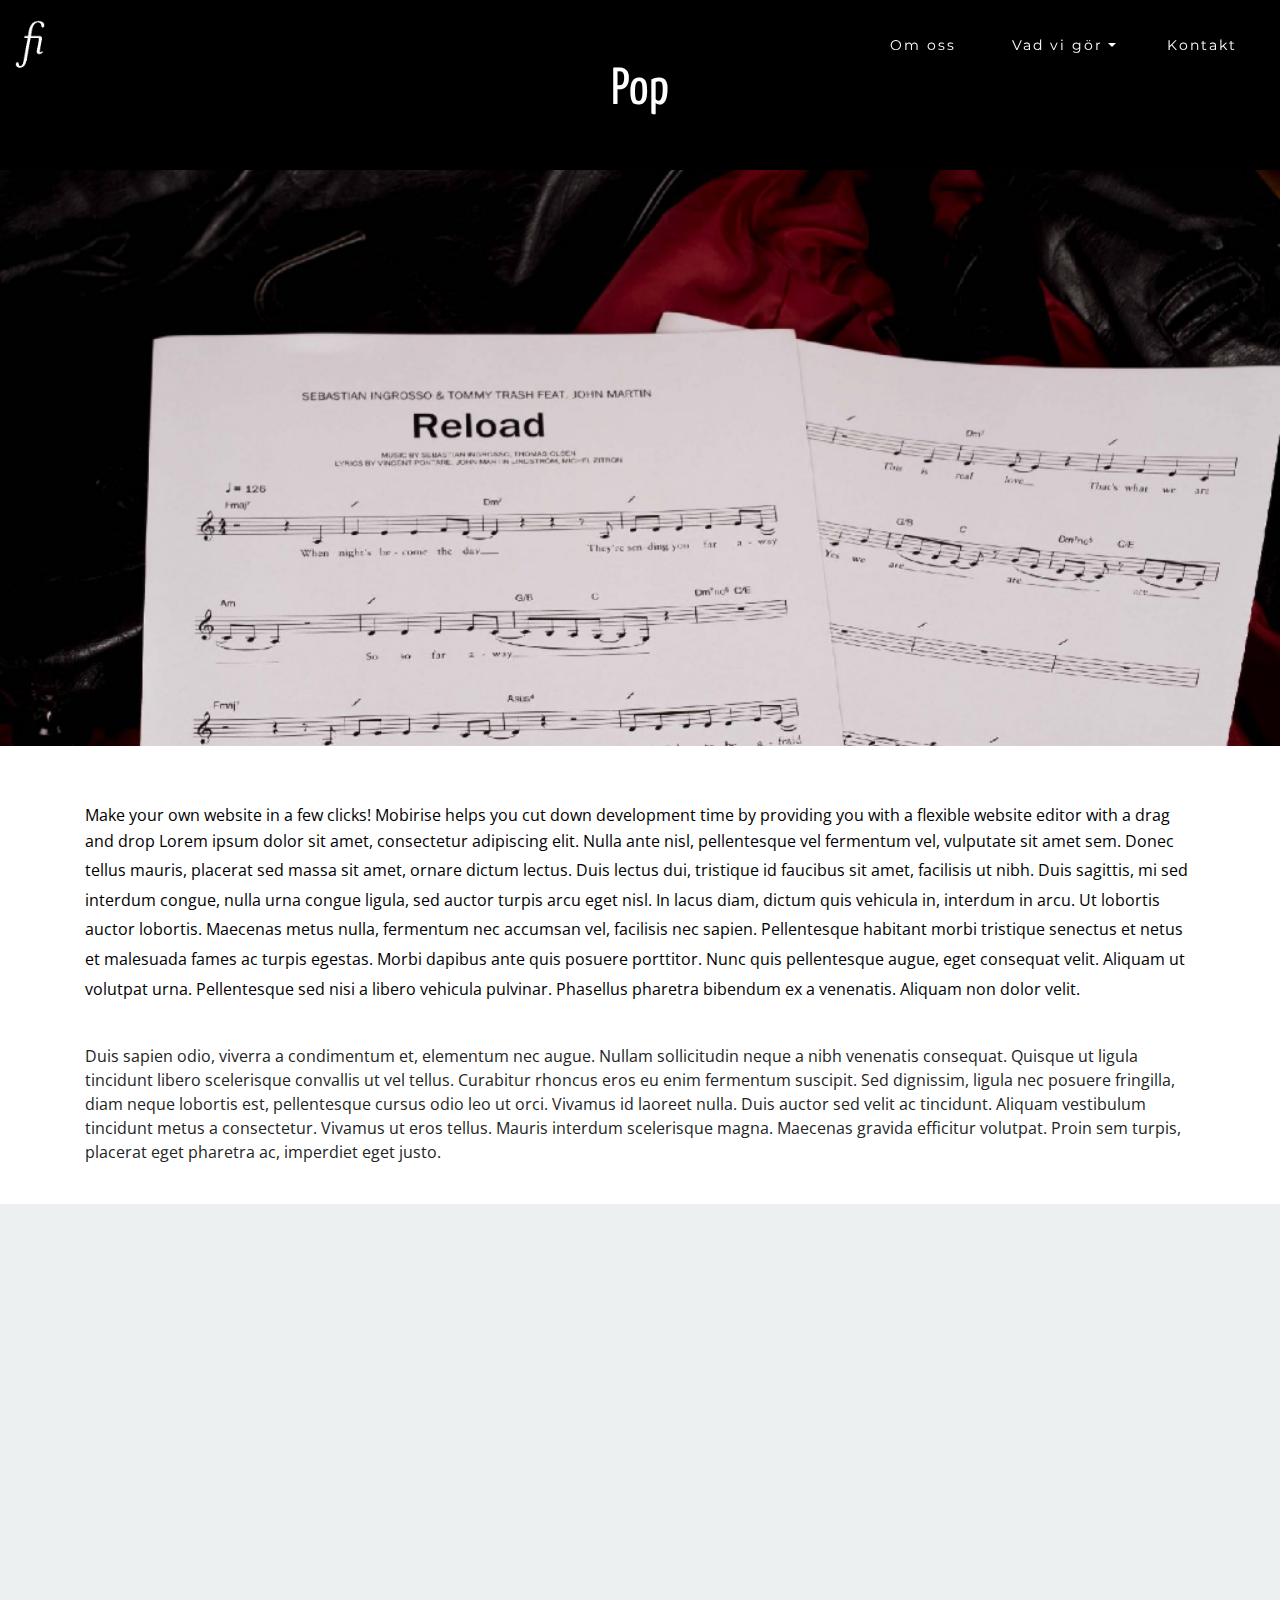
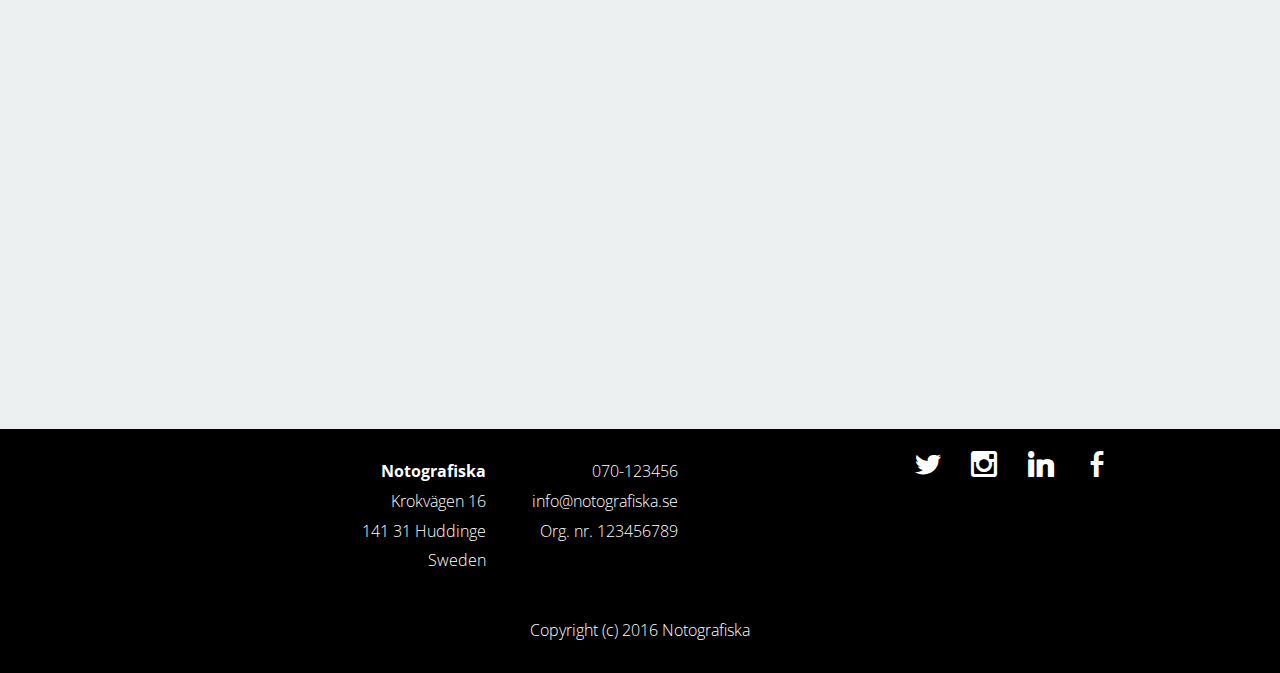
<file: pop.html>
<!DOCTYPE html>
<html>
<head>
  <!-- Site made with Mobirise Website Builder v3.10.2, https://mobirise.com -->
  <meta charset="UTF-8">
  <meta http-equiv="X-UA-Compatible" content="IE=edge">
  <meta name="generator" content="Mobirise v3.10.2, mobirise.com">
  <meta name="viewport" content="width=device-width, initial-scale=1">
  <link rel="shortcut icon" href="assets/images/notologo-vit4x-76x128-50.png" type="image/x-icon">
  <meta name="description" content="">
  <title>Pop</title>
  <link rel="stylesheet" href="https://fonts.googleapis.com/css?family=Arvo:400,400i,700,700i">
  <link rel="stylesheet" href="https://fonts.googleapis.com/css?family=Montserrat:400,700">
  <link rel="stylesheet" href="https://fonts.googleapis.com/css?family=Open+Sans:400,400i,700,700i">
  <link rel="stylesheet" href="assets/et-line-font-plugin/style.css">
  <link rel="stylesheet" href="assets/bootstrap-material-design-font/css/material.css">
  <link rel="stylesheet" href="assets/tether/tether.min.css">
  <link rel="stylesheet" href="assets/bootstrap/css/bootstrap.min.css">
  <link rel="stylesheet" href="assets/socicon/css/socicon.min.css">
  <link rel="stylesheet" href="assets/colorm-icons/style.css">
  <link rel="stylesheet" href="assets/animate.css/animate.min.css">
  <link rel="stylesheet" href="assets/dropdown/css/style.css">
  <link rel="stylesheet" href="assets/theme/css/style.css">
  <link rel="stylesheet" href="assets/wowslider-init/style.css">
  <link rel="stylesheet" href="assets/mobirise/css/mbr-additional.css" type="text/css">
  
  
  
<link rel="stylesheet" href = "assets/wowslider-init/luxury/style.css"></link></head>
<body>
<section class="menu1" id="menu-u">

    <nav class="navbar navbar-dropdown bg-color transparent navbar-fixed-top">
        <div class="container-fluid">

            <div class="mbr-table">
                <div class="mbr-table-cell">

                    <div class="navbar-brand">
                        <a href="index.html" class="navbar-logo"><img src="assets/images/notologo-vit4x-76x128-50.png" alt="Mobirise"></a>
                        
                    </div>

                </div>
                <div class="mbr-table-cell">

                    <button class="navbar-toggler pull-xs-right hidden-md-up" type="button" data-toggle="collapse" data-target="#exCollapsingNavbar">
                        <div class="hamburger-icon"></div>
                    </button>

                    <ul class="nav-dropdown collapse pull-xs-right nav navbar-nav navbar-toggleable-sm" id="exCollapsingNavbar"><li class="nav-item dropdown"><a class="nav-link link" href="index.html#content5-20">Om oss</a></li><li class="nav-item dropdown open"><a class="nav-link link dropdown-toggle" data-toggle="dropdown-submenu" href="https://mobirise.com/" aria-expanded="true">Vad vi gör</a><div class="dropdown-menu"><a class="dropdown-item" href="score.html">Partitur</a><a class="dropdown-item" href="reduction.html">Klaverutdrag</a><div class="dropdown"><a class="dropdown-item dropdown-toggle" href="https://mobirise.com/" aria-expanded="false" data-toggle="dropdown-submenu">Finböcker</a><div class="dropdown-menu dropdown-submenu"><a class="dropdown-item" href="#">Antologier</a><a class="dropdown-item" href="#">Källkritiska utgåvor</a></div></div><a class="dropdown-item" href="pop.html">Pop</a><a class="dropdown-item" href="pedagogy.html">Akademiska och Pedagogik</a><a class="dropdown-item" href="editor.html">Redaktörsskap</a></div></li><li class="nav-item"><a class="nav-link link" href="index.html#form1-d">Kontakt</a></li></ul>
                    <button hidden="" class="navbar-toggler navbar-close" type="button" data-toggle="collapse" data-target="#exCollapsingNavbar">
                        <div class="close-icon"></div>
                    </button>

                </div>
            </div>

        </div>
    </nav>

</section>

<section class="mbr-section content3 mbr-section__container mbr-after-navbar" id="content3-2a" style="background-color: rgb(0, 0, 0); padding-top: 60px; padding-bottom: 20px;">
    <div class="container">
        <div class="row">
            <div class="col-xs-12">
                <h3 class="mbr-section-title display-4">Pop</h3>
                
            </div>
        </div>
    </div>
</section>

<section class="mbr-wowslider-container mbr-section mbr-section__container carousel slide mbr-wowslider-container--luxury mbr-section-nopadding" data-ride="carousel" data-keyboard="false" data-wrap="true" data-interval="false" id="wowslider-29" style="background-color: rgb(255, 255, 255);">
    <div class="mbr-wowslider">
        <div class="ws_images">
            <ul>
                <li>
                    
                    <img src="assets/images/reload-2000x1333-94-1600x900-61.jpg" alt="title 1" title="title 1"> text 1
                </li><li>
                    
                    <img src="assets/images/niklas1-2000x1333-17-1600x900-65.jpg" alt="title 2" title="title 2"> text 2
                </li><li>
                    
                    <img src="assets/images/reload-2000x1333-21-1600x900-86.jpg" alt="title 3" title="title 3"> text 3
                </li>
            </ul>
        </div>
        <div class="ws_bullets">
            <div>
                <a href="#" title="">
                    <span><img alt="slide1" src="assets/images/reload-2000x1333-94-85x48-88.jpg"></span>
                </a><a href="#" title="">
                    <span><img alt="slide1" src="assets/images/niklas1-2000x1333-17-85x48-5.jpg"></span>
                </a><a href="#" title="">
                    <span><img alt="slide1" src="assets/images/reload-2000x1333-21-85x48-51.jpg"></span>
                </a>
            </div>
        </div>
        <div class="ws_shadow"></div>
        <div class="mbr-wowslider-options">
            <div class="params" data-anim-type="kenburns" data-theme="luxury" data-autoplay="true" data-paddingtop="0" data-paddingbottom="0" data-fullscreen="true" data-showbullets="false" data-timeout="2" data-duration="2" data-height="576" data-width="1024" data-responsive="2" data-showcaptions="false" data-captionseffect="slide" data-hidecontrols="true"></div>
        </div>
</div></section>

<section class="mbr-section content1 article mbr-section__container" id="content1-25" style="background-color: rgb(255, 255, 255); padding-top: 20px; padding-bottom: 0px;">

    <div class="container">
        <div class="row">
            <div class="col-xs-12">
                <p class="mbr-section-text lead"></p><p>Make your own website in a few clicks! Mobirise helps you cut down development time by providing you with a flexible website editor with a drag and drop&nbsp;<span style="font-size: 1rem; line-height: 1.85em;">Lorem ipsum dolor sit amet, consectetur adipiscing elit. Nulla ante nisl, pellentesque vel fermentum vel, vulputate sit amet sem. Donec tellus mauris, placerat sed massa sit amet, ornare dictum lectus. Duis lectus dui, tristique id faucibus sit amet, facilisis ut nibh. Duis sagittis, mi sed interdum congue, nulla urna congue ligula, sed auctor turpis arcu eget nisl. In lacus diam, dictum quis vehicula in, interdum in arcu. Ut lobortis auctor lobortis. Maecenas metus nulla, fermentum nec accumsan vel, facilisis nec sapien. Pellentesque habitant morbi tristique senectus et netus et malesuada fames ac turpis egestas. Morbi dapibus ante quis posuere porttitor. Nunc quis pellentesque augue, eget consequat velit. Aliquam ut volutpat urna. Pellentesque sed nisi a libero vehicula pulvinar. Phasellus pharetra bibendum ex a venenatis. Aliquam non dolor velit.</span><br></p><br>Duis sapien odio, viverra a condimentum et, elementum nec augue. Nullam sollicitudin neque a nibh venenatis consequat. Quisque ut ligula tincidunt libero scelerisque convallis ut vel tellus. Curabitur rhoncus eros eu enim fermentum suscipit. Sed dignissim, ligula nec posuere fringilla, diam neque lobortis est, pellentesque cursus odio leo ut orci. Vivamus id laoreet nulla. Duis auctor sed velit ac tincidunt. Aliquam vestibulum tincidunt metus a consectetur. Vivamus ut eros tellus. Mauris interdum scelerisque magna. Maecenas gravida efficitur volutpat. Proin sem turpis, placerat eget pharetra ac, imperdiet eget justo.<br><p>Se exempel på våra partitur som pdf: <a href="http://www.aftonbladet.se" target="_blank">Bach</a>, <a href="http://www.aftonbladet.se" target="_blank">Händel</a>, <a href="http://www.aftonbladet.se" target="_blank">Zappa</a>.</p><p></p>
            </div>
        </div>
    </div>

</section>

<section class="mbr-section form1" id="form1-1b" style="background-color: rgb(236, 240, 241); padding-top: 120px; padding-bottom: 120px;">
    

    <div class="container-fluid">
        <div class="row">
            <div class="col-xs-12 col-lg-8 col-lg-offset-2 text-xs-center">

                <p class="mbr-section-subtitle lead"></p>

                <h1 class="mbr-section-title display-4">Ring så spelar vi</h1>
                <p class="mbr-section-text lead">Lorem ipsum dolor sit amet, consectetur adipisicing elit. Voluptatem nobis, ea amet non commodi voluptate. Aspernatur libero cumque in unde et culpa corrupti asperiores praesentium voluptatum iure dolores illo nihil saepe distinctio eaque explicabo quis ipsam sed consectetur, accusantium ex qui. Voluptas nam consectetur, dolorem sed quo qui iusto dolor!</p>
                
                <div class="col-xs-12" data-form-type="formoid">


                    <div data-form-alert="true">
                        <div hidden="" data-form-alert-success="true" class="alert alert-form alert-success text-xs-center">Tack, vi hör av oss snarast!</div>
                    </div>


                    <form action="https://mobirise.com/" method="post" data-form-title="Ring så spelar vi">

                        <input type="hidden" value="ptQpb5zQaJqSrA7x/1DfJzX551MfcUWHaK7F9mgFs1kwOm8up16duM+QX99DaBhVkrmhZHP2Cy/GnE2XckFlzvszosSC/aPrGYW/0NWOFzjmGtA6I/vv4KHtMs+vqBPO" data-form-email="true">

                        <div class="row row-sm-offset">

                            <div class="col-xs-12 col-md-4">
                                <div class="form-group">
                                    <label class="form-control-label" for="form1-1b-name">Namn<span class="form-asterisk">*</span></label>
                                    <div class="form-icon"><img src="assets/images/icon-name.png"></div>
                                    <input type="text" class="form-control" name="name" required="" data-form-field="Name" placeholder="Namn*" id="form1-1b-name">
                                </div>
                            </div>

                            <div class="col-xs-12 col-md-4">
                                <div class="form-group">
                                    <label class="form-control-label" for="form1-1b-email">E-post<span class="form-asterisk">*</span></label>
                                    <div class="form-icon"><img src="assets/images/icon-email.png"></div>
                                    <input type="email" class="form-control" name="email" required="" data-form-field="Email" placeholder="E-post*" id="form1-1b-email">
                                </div>
                            </div>

                            <div class="col-xs-12 col-md-4">
                                <div class="form-group">
                                    <label class="form-control-label" for="form1-1b-phone">Telefon</label>
                                    <div class="form-icon"><img src="assets/images/icon-phone.png"></div>
                                    <input type="tel" class="form-control" name="phone" data-form-field="Phone" placeholder="Telefon" id="form1-1b-phone">
                                </div>
                            </div>

                        </div>

                        <div class="form-group">
                            <label class="form-control-label" for="form1-1b-message">Vad kan vi hjälpa dig med?</label>
                            <textarea class="form-control" name="message" rows="7" data-form-field="Message" placeholder="Vad kan vi hjälpa dig med?" id="form1-1b-message"></textarea>
                        </div>

                        <div><button type="submit" class="btn btn-black">CONTACT US</button></div>

                    </form>
                </div>

            </div>
        </div>
    </div>

</section>

<footer class="mbr-small-footer mbr-section mbr-section-nopadding footer1" id="footer1-v" style="background-color: rgb(0, 0, 0); padding-top: 1.75rem; padding-bottom: 1.75rem;">
    
    <div class="container-fluid">
    	<div class="row">
    		<div class="col-xs-12 col-lg-10 col-lg-offset-1">
    			<div class="col-xs-12 col-lg-2 text-xs-center">
    				
    			</div>
    			<div class="footer-list col-xs-12 col-lg-7">
    				<div class="col-xs-12 col-md-4 text-xs-center text-md-left">
                        
                        <p class="mbr-section-text lead"><strong>Notografiska</strong><br>Krokvägen 16<br>141 31 Huddinge<br>Sweden<br></p>
                        <p class="mbr-section-text lead"></p>
                        <p class="mbr-section-text lead"></p>
                        <p class="mbr-section-text lead"></p>
                        <p class="mbr-section-text lead"></p>
                    </div>
                    <div class="col-xs-12 col-md-4 text-xs-center text-md-left">
                        
                        <p class="mbr-section-text lead">070-123456</p>
                        <p class="mbr-section-text lead">info@notografiska.se</p>
                        <p class="mbr-section-text lead">Org. nr. 123456789</p>
                        <p class="mbr-section-text lead"></p>
                        <p class="mbr-section-text lead"></p>
                    </div>
                    <div class="col-xs-12 col-md-4 text-xs-center text-md-left">
                        
                        <p class="mbr-section-text lead"></p>
                        <p class="mbr-section-text lead"></p>
                        <p class="mbr-section-text lead"></p>
                        <p class="mbr-section-text lead"></p>
                        <p class="mbr-section-text lead"></p>
                    </div>
    			</div>
    			<div class="col-xs-12 col-lg-3 text-xs-center text-lg-left">
    				
    				<div class="mbr-section-btn"><a class="btn btn-icon" href="https://www.twitter.com" target="_blank"><span class="socicon socicon-twitter mbr-iconfont mbr-iconfont-btn"></span></a><a class="btn btn-icon" href="https://mobirise.com"><span class="socicon socicon-instagram mbr-iconfont mbr-iconfont-btn"></span></a><a class="btn btn-icon" href="https://linkedin.com" target="_blank"><span class="socicon socicon-linkedin mbr-iconfont mbr-iconfont-btn"></span></a><a class="btn btn-icon" href="https://mobirise.com"><span class="socicon socicon-facebook mbr-iconfont mbr-iconfont-btn"></span></a></div>
    			</div>
    		</div>
    	</div>
    </div>
    <div class="container margin-top-40">
        <p class="text-xs-center mbr-section-text lead">Copyright (c) 2016 Notografiska</p>
    </div>
</footer>


  <script src="assets/web/assets/jquery/jquery.min.js"></script>
  <script src="assets/tether/tether.min.js"></script>
  <script src="assets/bootstrap/js/bootstrap.min.js"></script>
  <script src="assets/smooth-scroll/SmoothScroll.js"></script>
  <script src="assets/viewportChecker/jquery.viewportchecker.js"></script>
  <script src="assets/dropdown/js/script.min.js"></script>
  <script src="assets/touchSwipe/jquery.touchSwipe.min.js"></script>
  <script src="assets/wowslider-plugin/wowslider.js"></script>
  <script src="assets/theme/js/script.js"></script>
  <script src="assets/wowslider-effect/effects.js"></script>
  <script src="assets/wowslider-init/script.js"></script>
  <script src="assets/formoid/formoid.min.js"></script>
  
  
  <input name="animation" type="hidden">
  </body>
</html>
</file>
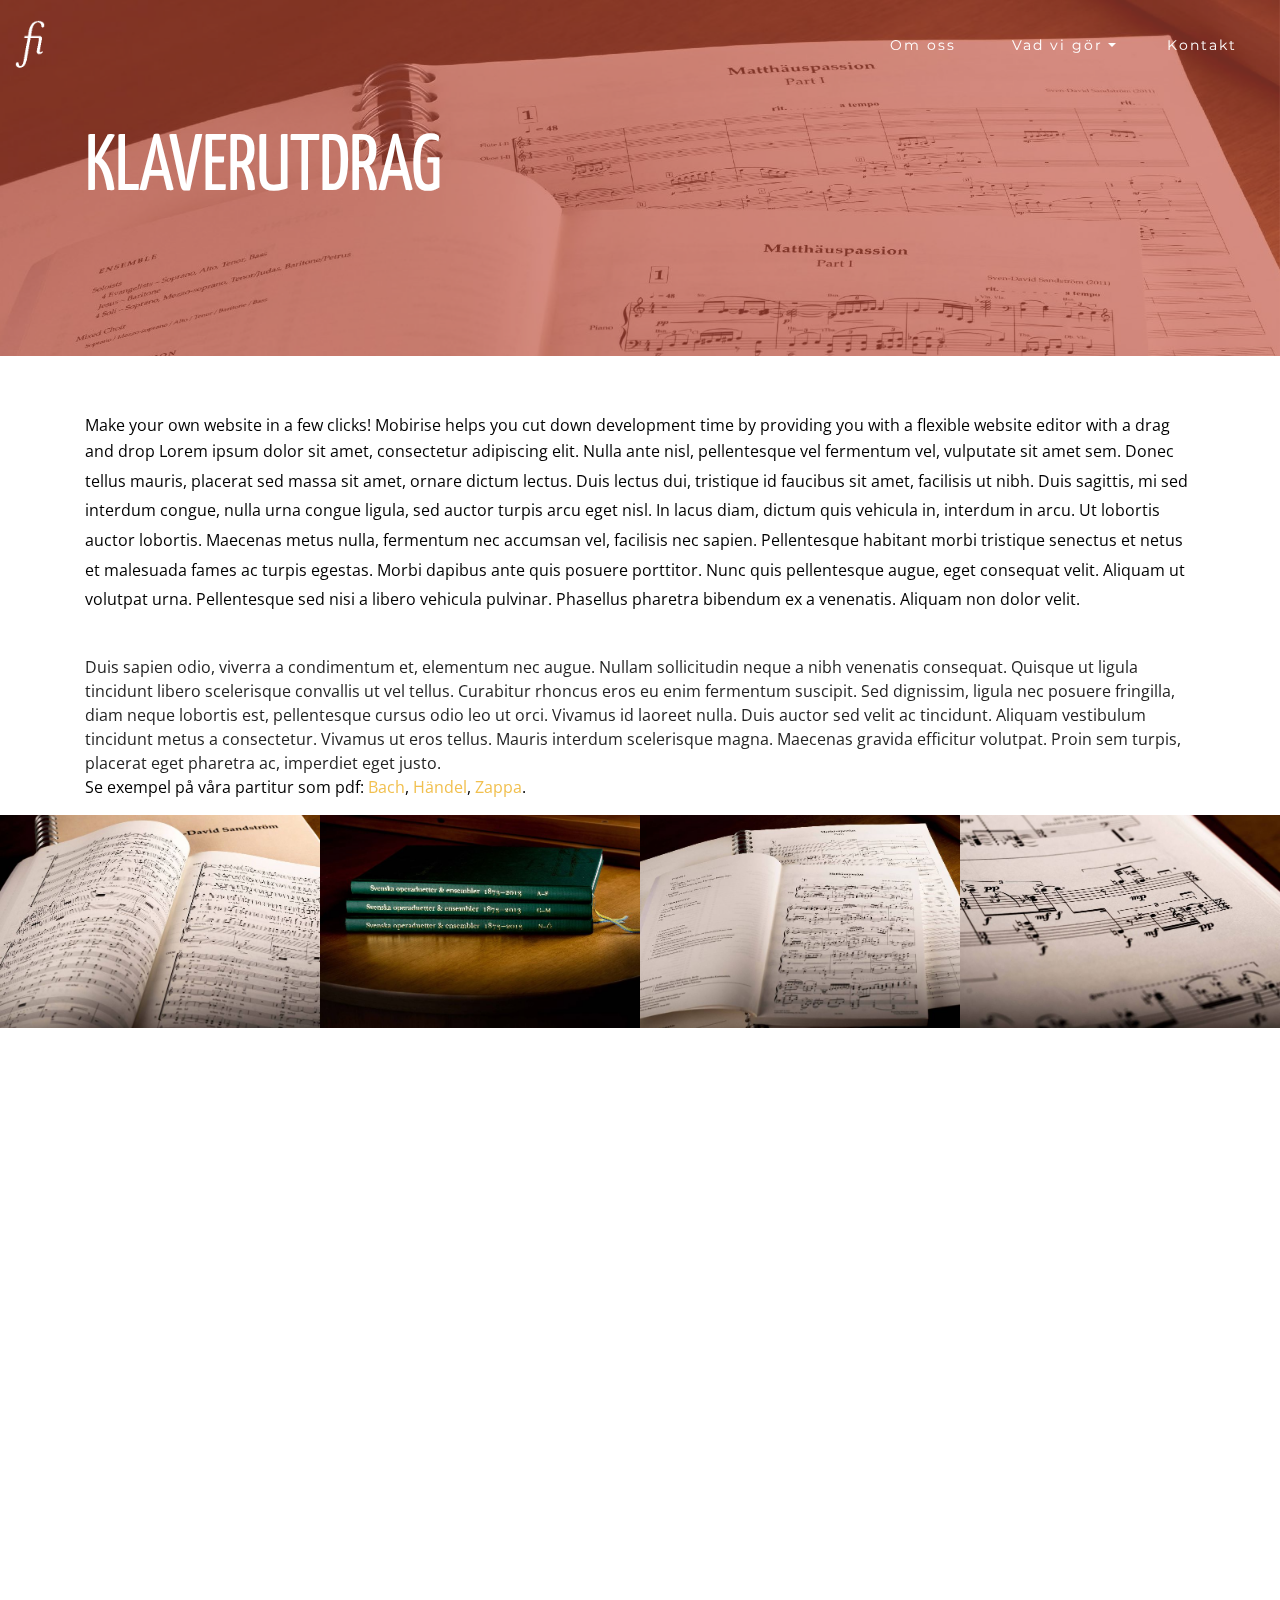
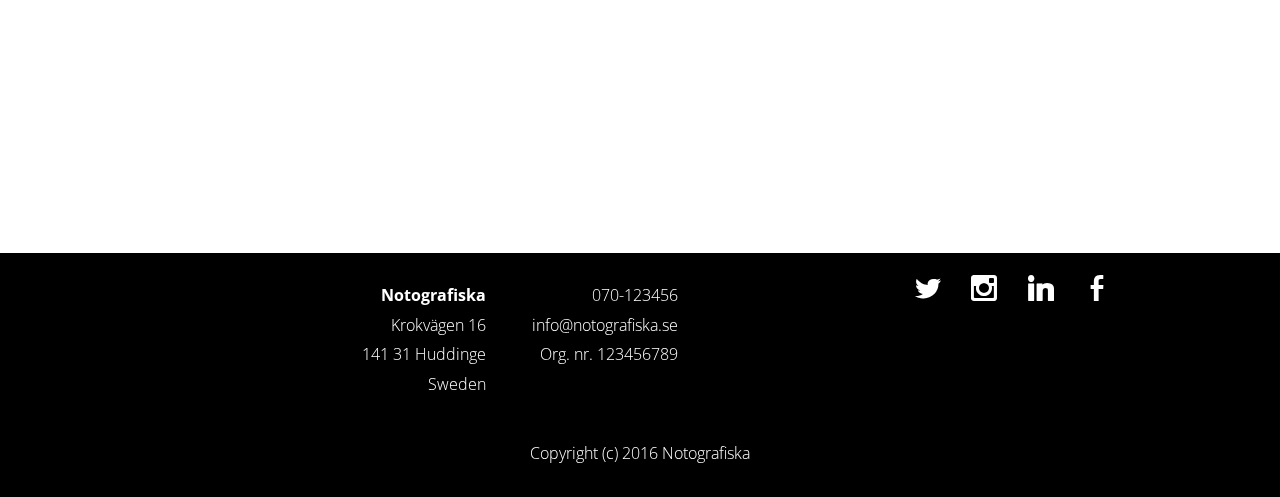
<file: reduction.html>
<!DOCTYPE html>
<html>
<head>
  <!-- Site made with Mobirise Website Builder v3.10.2, https://mobirise.com -->
  <meta charset="UTF-8">
  <meta http-equiv="X-UA-Compatible" content="IE=edge">
  <meta name="generator" content="Mobirise v3.10.2, mobirise.com">
  <meta name="viewport" content="width=device-width, initial-scale=1">
  <link rel="shortcut icon" href="assets/images/notologo-vit4x-76x128-50.png" type="image/x-icon">
  <meta name="description" content="">
  <title>Klaverutdrag</title>
  <link rel="stylesheet" href="https://fonts.googleapis.com/css?family=Arvo:400,400i,700,700i">
  <link rel="stylesheet" href="https://fonts.googleapis.com/css?family=Montserrat:400,700">
  <link rel="stylesheet" href="https://fonts.googleapis.com/css?family=Open+Sans:400,400i,700,700i">
  <link rel="stylesheet" href="assets/et-line-font-plugin/style.css">
  <link rel="stylesheet" href="assets/bootstrap-material-design-font/css/material.css">
  <link rel="stylesheet" href="assets/tether/tether.min.css">
  <link rel="stylesheet" href="assets/bootstrap/css/bootstrap.min.css">
  <link rel="stylesheet" href="assets/socicon/css/socicon.min.css">
  <link rel="stylesheet" href="assets/colorm-icons/style.css">
  <link rel="stylesheet" href="assets/animate.css/animate.min.css">
  <link rel="stylesheet" href="assets/dropdown/css/style.css">
  <link rel="stylesheet" href="assets/theme/css/style.css">
  <link rel="stylesheet" href="assets/mobirise-gallery/style.css">
  <link rel="stylesheet" href="assets/mobirise/css/mbr-additional.css" type="text/css">
  
  
  
</head>
<body>
<section class="menu1" id="menu-q">

    <nav class="navbar navbar-dropdown bg-color transparent navbar-fixed-top">
        <div class="container-fluid">

            <div class="mbr-table">
                <div class="mbr-table-cell">

                    <div class="navbar-brand">
                        <a href="index.html" class="navbar-logo"><img src="assets/images/notologo-vit4x-76x128-50.png" alt="Mobirise"></a>
                        
                    </div>

                </div>
                <div class="mbr-table-cell">

                    <button class="navbar-toggler pull-xs-right hidden-md-up" type="button" data-toggle="collapse" data-target="#exCollapsingNavbar">
                        <div class="hamburger-icon"></div>
                    </button>

                    <ul class="nav-dropdown collapse pull-xs-right nav navbar-nav navbar-toggleable-sm" id="exCollapsingNavbar"><li class="nav-item dropdown"><a class="nav-link link" href="index.html#content5-20">Om oss</a></li><li class="nav-item dropdown open"><a class="nav-link link dropdown-toggle" data-toggle="dropdown-submenu" href="https://mobirise.com/" aria-expanded="true">Vad vi gör</a><div class="dropdown-menu"><a class="dropdown-item" href="score.html">Partitur</a><a class="dropdown-item" href="reduction.html">Klaverutdrag</a><div class="dropdown"><a class="dropdown-item dropdown-toggle" href="https://mobirise.com/" aria-expanded="false" data-toggle="dropdown-submenu">Finböcker</a><div class="dropdown-menu dropdown-submenu"><a class="dropdown-item" href="#">Antologier</a><a class="dropdown-item" href="#">Källkritiska utgåvor</a></div></div><a class="dropdown-item" href="pop.html">Pop</a><a class="dropdown-item" href="pedagogy.html">Akademiska och Pedagogik</a><a class="dropdown-item" href="editor.html">Redaktörsskap</a></div></li><li class="nav-item"><a class="nav-link link" href="index.html#form1-d">Kontakt</a></li></ul>
                    <button hidden="" class="navbar-toggler navbar-close" type="button" data-toggle="collapse" data-target="#exCollapsingNavbar">
                        <div class="close-icon"></div>
                    </button>

                </div>
            </div>

        </div>
    </nav>

</section>

<section class="mbr-section content5 mbr-parallax-background mbr-after-navbar" id="content5-10" style="background-image: url(assets/images/dscf5069-2000x1333-85.jpg); padding-top: 120px; padding-bottom: 120px;">

    <div class="mbr-overlay" style="opacity: 0.6; background-color: rgb(194, 73, 56);">
    </div>

    <div class="container">
        <h3 class="mbr-section-title display-2"><span style="font-weight: normal;">klaverutdrag</span></h3>
        
    </div>

</section>

<section class="mbr-section content1 article mbr-section__container" id="content1-22" style="background-color: rgb(255, 255, 255); padding-top: 20px; padding-bottom: 0px;">

    <div class="container">
        <div class="row">
            <div class="col-xs-12">
                <p class="mbr-section-text lead"></p><p>Make your own website in a few clicks! Mobirise helps you cut down development time by providing you with a flexible website editor with a drag and drop&nbsp;<span style="font-size: 1rem; line-height: 1.85em;">Lorem ipsum dolor sit amet, consectetur adipiscing elit. Nulla ante nisl, pellentesque vel fermentum vel, vulputate sit amet sem. Donec tellus mauris, placerat sed massa sit amet, ornare dictum lectus. Duis lectus dui, tristique id faucibus sit amet, facilisis ut nibh. Duis sagittis, mi sed interdum congue, nulla urna congue ligula, sed auctor turpis arcu eget nisl. In lacus diam, dictum quis vehicula in, interdum in arcu. Ut lobortis auctor lobortis. Maecenas metus nulla, fermentum nec accumsan vel, facilisis nec sapien. Pellentesque habitant morbi tristique senectus et netus et malesuada fames ac turpis egestas. Morbi dapibus ante quis posuere porttitor. Nunc quis pellentesque augue, eget consequat velit. Aliquam ut volutpat urna. Pellentesque sed nisi a libero vehicula pulvinar. Phasellus pharetra bibendum ex a venenatis. Aliquam non dolor velit.</span><br></p><br>Duis sapien odio, viverra a condimentum et, elementum nec augue. Nullam sollicitudin neque a nibh venenatis consequat. Quisque ut ligula tincidunt libero scelerisque convallis ut vel tellus. Curabitur rhoncus eros eu enim fermentum suscipit. Sed dignissim, ligula nec posuere fringilla, diam neque lobortis est, pellentesque cursus odio leo ut orci. Vivamus id laoreet nulla. Duis auctor sed velit ac tincidunt. Aliquam vestibulum tincidunt metus a consectetur. Vivamus ut eros tellus. Mauris interdum scelerisque magna. Maecenas gravida efficitur volutpat. Proin sem turpis, placerat eget pharetra ac, imperdiet eget justo.<br><p>Se exempel på våra partitur som pdf: <a href="http://www.aftonbladet.se" target="_blank">Bach</a>, <a href="http://www.aftonbladet.se" target="_blank">Händel</a>, <a href="http://www.aftonbladet.se" target="_blank">Zappa</a>.</p><p></p>
            </div>
        </div>
    </div>

</section>

<section class="mbr-gallery mbr-section mbr-section-nopadding mbr-slider-carousel" id="gallery1-12" data-filter="false" style="background-color: rgb(255, 255, 255); padding-top: 0rem; padding-bottom: 0rem;">
    <!-- Filter -->
    

    <!-- Gallery -->
    <div class="mbr-gallery-row">
        <div class=" mbr-gallery-layout-default">
            <div>
                <div>
                    <div class="mbr-gallery-item mbr-gallery-item__mobirise3 mbr-gallery-item--p0" data-tags="Responsive" data-video-url="false">
                        <div href="#lb-gallery1-12" data-slide-to="0" data-toggle="modal">
                            
                            

                            <img alt="" src="assets/images/matteus2-2000x1333-72-2000x1333-91.jpg">
                            
                            <span class="icon-magnifying-glass"></span>
                        </div>
                        
                        
                    </div><div class="mbr-gallery-item mbr-gallery-item__mobirise3 mbr-gallery-item--p0" data-tags="Creative" data-video-url="false">
                        <div href="#lb-gallery1-12" data-slide-to="1" data-toggle="modal">
                            
                            

                            <img alt="" src="assets/images/svenska-operaduetter-2000x1333-14-2000x1333-95.jpg">
                            
                            <span class="icon-magnifying-glass"></span>
                        </div>
                        
                        
                    </div><div class="mbr-gallery-item mbr-gallery-item__mobirise3 mbr-gallery-item--p0" data-tags="Animated" data-video-url="false">
                        <div href="#lb-gallery1-12" data-slide-to="2" data-toggle="modal">
                            
                            

                            <img alt="" src="assets/images/matteus1-2000x1333-87-2000x1333-44.jpg">
                            
                            <span class="icon-magnifying-glass"></span>
                        </div>
                        
                        
                    </div><div class="mbr-gallery-item mbr-gallery-item__mobirise3 mbr-gallery-item--p0" data-tags="Awesome" data-video-url="false">
                        <div href="#lb-gallery1-12" data-slide-to="3" data-toggle="modal">
                            
                            

                            <img alt="" src="assets/images/dscf5043-2000x1333-76-2000x1333-47.jpg">
                            
                            <span class="icon-magnifying-glass"></span>
                        </div>
                        
                        
                    </div>
                </div>
            </div>
            <div class="clearfix"></div>
        </div>
    </div>

    <!-- Lightbox -->
    <div data-app-prevent-settings="" class="mbr-slider modal fade carousel slide" tabindex="-1" data-keyboard="true" data-interval="false" id="lb-gallery1-12">
        <div class="modal-dialog">
            <div class="modal-content">
                <div class="modal-body">
                    <ol class="carousel-indicators">
                        <li data-app-prevent-settings="" data-target="#lb-gallery1-12" data-slide-to="0"></li><li data-app-prevent-settings="" data-target="#lb-gallery1-12" data-slide-to="1"></li><li data-app-prevent-settings="" data-target="#lb-gallery1-12" data-slide-to="2"></li><li data-app-prevent-settings="" data-target="#lb-gallery1-12" class=" active" data-slide-to="3"></li>
                    </ol>
                    <div class="carousel-inner">
                        <div class="carousel-item">
                            <img alt="" src="assets/images/matteus2-2000x1333-72.jpg">
                        </div><div class="carousel-item">
                            <img alt="" src="assets/images/svenska-operaduetter-2000x1333-14.jpg">
                        </div><div class="carousel-item">
                            <img alt="" src="assets/images/matteus1-2000x1333-87.jpg">
                        </div><div class="carousel-item active">
                            <img alt="" src="assets/images/dscf5043-2000x1333-76.jpg">
                        </div>
                    </div>
                    <a class="left carousel-control" role="button" data-slide="prev" href="#lb-gallery1-12"><img src="assets/images/arrowleft.png"></a>
                    <a class="right carousel-control" role="button" data-slide="next" href="#lb-gallery1-12"><img src="assets/images/arrowright.png"></a>

                    <a class="close" href="#" role="button" data-dismiss="modal">
                        <span aria-hidden="true">×</span>
                        <span class="sr-only">Close</span>
                    </a>
                </div>
            </div>
        </div>
    </div>
</section>

<section class="mbr-section form1" id="form1-13" style="background-color: rgb(255, 255, 255); padding-top: 120px; padding-bottom: 120px;">
    

    <div class="container-fluid">
        <div class="row">
            <div class="col-xs-12 col-lg-8 col-lg-offset-2 text-xs-center">

                <p class="mbr-section-subtitle lead"></p>

                <h1 class="mbr-section-title display-4">Ring så spelar vi</h1>
                <p class="mbr-section-text lead">Lorem ipsum dolor sit amet, consectetur adipisicing elit. Voluptatem nobis, ea amet non commodi voluptate. Aspernatur libero cumque in unde et culpa corrupti asperiores praesentium voluptatum iure dolores illo nihil saepe distinctio eaque explicabo quis ipsam sed consectetur, accusantium ex qui. Voluptas nam consectetur, dolorem sed quo qui iusto dolor!</p>
                
                <div class="col-xs-12" data-form-type="formoid">


                    <div data-form-alert="true">
                        <div hidden="" data-form-alert-success="true" class="alert alert-form alert-success text-xs-center">Tack, vi hör av oss snarast!</div>
                    </div>


                    <form action="https://mobirise.com/" method="post" data-form-title="Ring så spelar vi">

                        <input type="hidden" value="RUGZDbELJIgeq8kw88pg1SpssYg8bx62ii1RnS2Ltf9M76mMSyMl9pYifCNfPCNqKZDhhS1OKY5l2NE5nzQzhCu9Dgp6kewuN2Rvc0RRV6GaLql0gp+n4Uc9tGIrxlR3" data-form-email="true">

                        <div class="row row-sm-offset">

                            <div class="col-xs-12 col-md-4">
                                <div class="form-group">
                                    <label class="form-control-label" for="form1-13-name">Namn<span class="form-asterisk">*</span></label>
                                    <div class="form-icon"><img src="assets/images/icon-name.png"></div>
                                    <input type="text" class="form-control" name="name" required="" data-form-field="Name" placeholder="Namn*" id="form1-13-name">
                                </div>
                            </div>

                            <div class="col-xs-12 col-md-4">
                                <div class="form-group">
                                    <label class="form-control-label" for="form1-13-email">E-post<span class="form-asterisk">*</span></label>
                                    <div class="form-icon"><img src="assets/images/icon-email.png"></div>
                                    <input type="email" class="form-control" name="email" required="" data-form-field="Email" placeholder="E-post*" id="form1-13-email">
                                </div>
                            </div>

                            <div class="col-xs-12 col-md-4">
                                <div class="form-group">
                                    <label class="form-control-label" for="form1-13-phone">Telefon</label>
                                    <div class="form-icon"><img src="assets/images/icon-phone.png"></div>
                                    <input type="tel" class="form-control" name="phone" data-form-field="Phone" placeholder="Telefon" id="form1-13-phone">
                                </div>
                            </div>

                        </div>

                        <div class="form-group">
                            <label class="form-control-label" for="form1-13-message">Vad kan vi hjälpa dig med?</label>
                            <textarea class="form-control" name="message" rows="7" data-form-field="Message" placeholder="Vad kan vi hjälpa dig med?" id="form1-13-message"></textarea>
                        </div>

                        <div><button type="submit" class="btn btn-primary">CONTACT US</button></div>

                    </form>
                </div>

            </div>
        </div>
    </div>

</section>

<footer class="mbr-small-footer mbr-section mbr-section-nopadding footer1" id="footer1-r" style="background-color: rgb(0, 0, 0); padding-top: 1.75rem; padding-bottom: 1.75rem;">
    
    <div class="container-fluid">
    	<div class="row">
    		<div class="col-xs-12 col-lg-10 col-lg-offset-1">
    			<div class="col-xs-12 col-lg-2 text-xs-center">
    				
    			</div>
    			<div class="footer-list col-xs-12 col-lg-7">
    				<div class="col-xs-12 col-md-4 text-xs-center text-md-left">
                        
                        <p class="mbr-section-text lead"><strong>Notografiska</strong><br>Krokvägen 16<br>141 31 Huddinge<br>Sweden<br></p>
                        <p class="mbr-section-text lead"></p>
                        <p class="mbr-section-text lead"></p>
                        <p class="mbr-section-text lead"></p>
                        <p class="mbr-section-text lead"></p>
                    </div>
                    <div class="col-xs-12 col-md-4 text-xs-center text-md-left">
                        
                        <p class="mbr-section-text lead">070-123456</p>
                        <p class="mbr-section-text lead">info@notografiska.se</p>
                        <p class="mbr-section-text lead">Org. nr. 123456789</p>
                        <p class="mbr-section-text lead"></p>
                        <p class="mbr-section-text lead"></p>
                    </div>
                    <div class="col-xs-12 col-md-4 text-xs-center text-md-left">
                        
                        <p class="mbr-section-text lead"></p>
                        <p class="mbr-section-text lead"></p>
                        <p class="mbr-section-text lead"></p>
                        <p class="mbr-section-text lead"></p>
                        <p class="mbr-section-text lead"></p>
                    </div>
    			</div>
    			<div class="col-xs-12 col-lg-3 text-xs-center text-lg-left">
    				
    				<div class="mbr-section-btn"><a class="btn btn-icon" href="https://www.twitter.com" target="_blank"><span class="socicon socicon-twitter mbr-iconfont mbr-iconfont-btn"></span></a><a class="btn btn-icon" href="https://mobirise.com"><span class="socicon socicon-instagram mbr-iconfont mbr-iconfont-btn"></span></a><a class="btn btn-icon" href="https://linkedin.com" target="_blank"><span class="socicon socicon-linkedin mbr-iconfont mbr-iconfont-btn"></span></a><a class="btn btn-icon" href="https://mobirise.com"><span class="socicon socicon-facebook mbr-iconfont mbr-iconfont-btn"></span></a></div>
    			</div>
    		</div>
    	</div>
    </div>
    <div class="container margin-top-40">
        <p class="text-xs-center mbr-section-text lead">Copyright (c) 2016 Notografiska</p>
    </div>
</footer>


  <script src="assets/web/assets/jquery/jquery.min.js"></script>
  <script src="assets/tether/tether.min.js"></script>
  <script src="assets/bootstrap/js/bootstrap.min.js"></script>
  <script src="assets/smooth-scroll/SmoothScroll.js"></script>
  <script src="assets/viewportChecker/jquery.viewportchecker.js"></script>
  <script src="assets/dropdown/js/script.min.js"></script>
  <script src="assets/touchSwipe/jquery.touchSwipe.min.js"></script>
  <script src="assets/jarallax/jarallax.js"></script>
  <script src="assets/masonry/masonry.pkgd.min.js"></script>
  <script src="assets/imagesloaded/imagesloaded.pkgd.min.js"></script>
  <script src="assets/bootstrap-carousel-swipe/bootstrap-carousel-swipe.js"></script>
  <script src="assets/theme/js/script.js"></script>
  <script src="assets/mobirise-gallery/player.min.js"></script>
  <script src="assets/mobirise-gallery/script.js"></script>
  <script src="assets/formoid/formoid.min.js"></script>
  
  
  <input name="animation" type="hidden">
  </body>
</html>
</file>
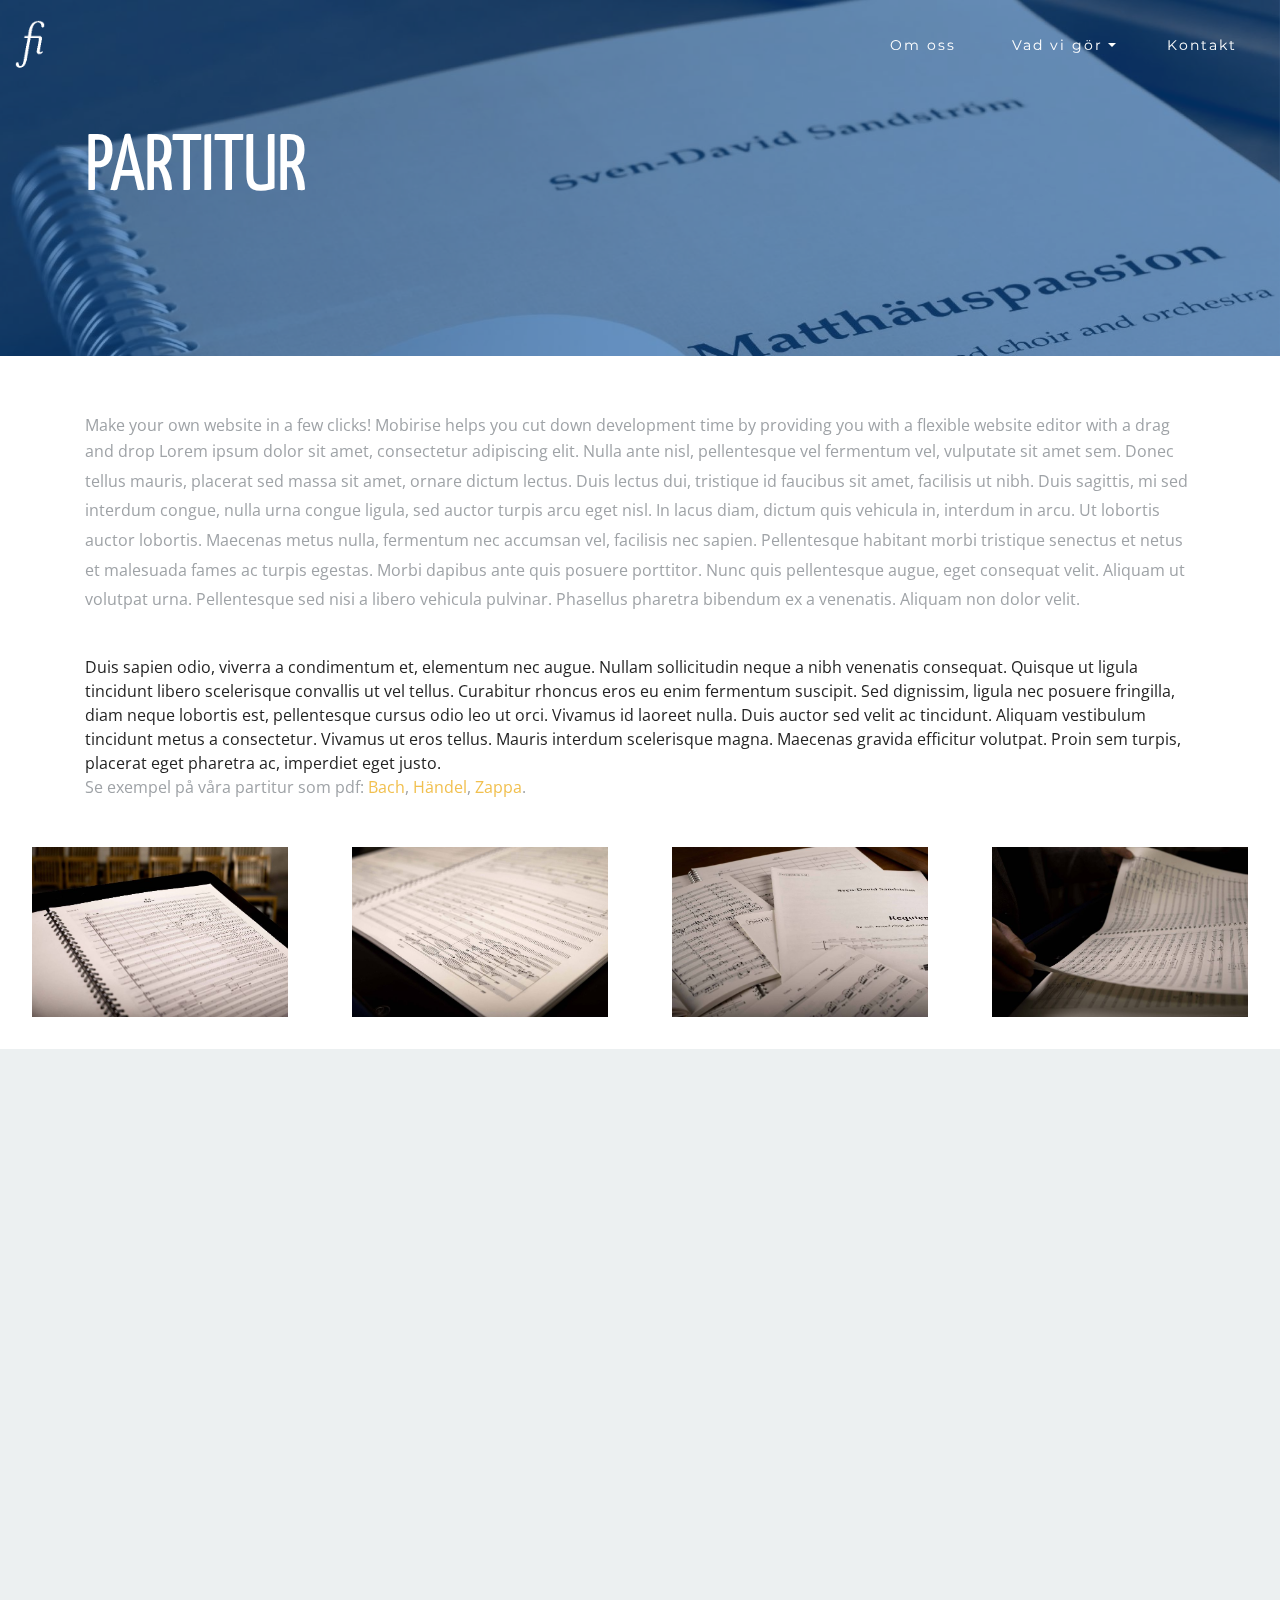
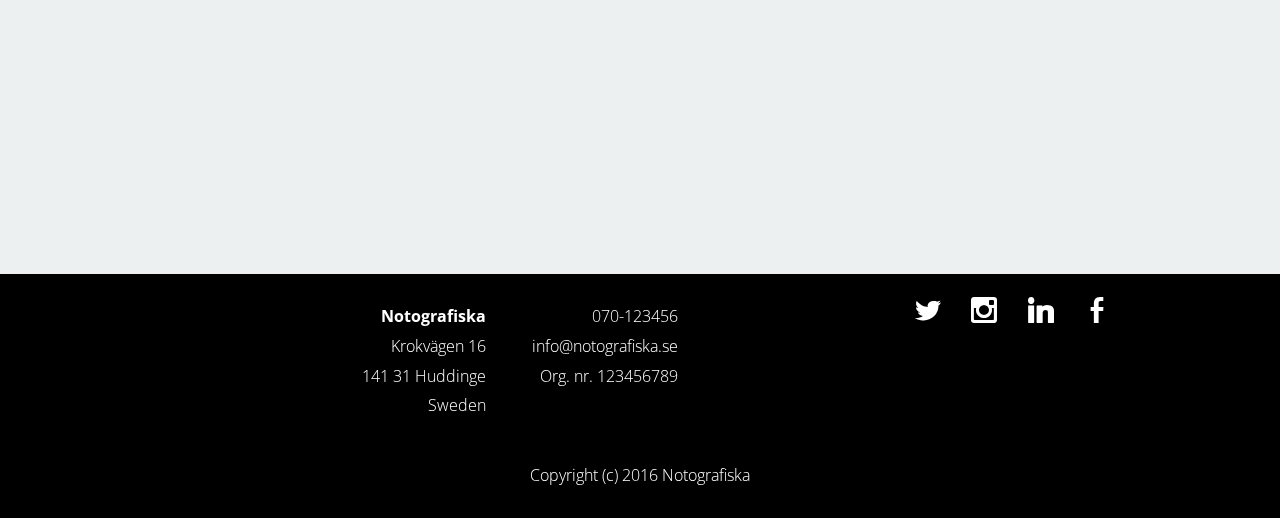
<file: score.html>
<!DOCTYPE html>
<html>
<head>
  <!-- Site made with Mobirise Website Builder v3.10.2, https://mobirise.com -->
  <meta charset="UTF-8">
  <meta http-equiv="X-UA-Compatible" content="IE=edge">
  <meta name="generator" content="Mobirise v3.10.2, mobirise.com">
  <meta name="viewport" content="width=device-width, initial-scale=1">
  <link rel="shortcut icon" href="assets/images/notologo-vit4x-76x128-50.png" type="image/x-icon">
  <meta name="description" content="">
  <title>Partitur</title>
  <link rel="stylesheet" href="https://fonts.googleapis.com/css?family=Arvo:400,400i,700,700i">
  <link rel="stylesheet" href="https://fonts.googleapis.com/css?family=Montserrat:400,700">
  <link rel="stylesheet" href="https://fonts.googleapis.com/css?family=Open+Sans:400,400i,700,700i">
  <link rel="stylesheet" href="assets/et-line-font-plugin/style.css">
  <link rel="stylesheet" href="assets/bootstrap-material-design-font/css/material.css">
  <link rel="stylesheet" href="assets/tether/tether.min.css">
  <link rel="stylesheet" href="assets/bootstrap/css/bootstrap.min.css">
  <link rel="stylesheet" href="assets/socicon/css/socicon.min.css">
  <link rel="stylesheet" href="assets/colorm-icons/style.css">
  <link rel="stylesheet" href="assets/animate.css/animate.min.css">
  <link rel="stylesheet" href="assets/dropdown/css/style.css">
  <link rel="stylesheet" href="assets/theme/css/style.css">
  <link rel="stylesheet" href="assets/mobirise-gallery/style.css">
  <link rel="stylesheet" href="assets/mobirise/css/mbr-additional.css" type="text/css">
  
  
  
</head>
<body>
<section class="menu1" id="menu-k">

    <nav class="navbar navbar-dropdown bg-color transparent navbar-fixed-top">
        <div class="container-fluid">

            <div class="mbr-table">
                <div class="mbr-table-cell">

                    <div class="navbar-brand">
                        <a href="index.html" class="navbar-logo"><img src="assets/images/notologo-vit4x-76x128-50.png" alt="Mobirise"></a>
                        
                    </div>

                </div>
                <div class="mbr-table-cell">

                    <button class="navbar-toggler pull-xs-right hidden-md-up" type="button" data-toggle="collapse" data-target="#exCollapsingNavbar">
                        <div class="hamburger-icon"></div>
                    </button>

                    <ul class="nav-dropdown collapse pull-xs-right nav navbar-nav navbar-toggleable-sm" id="exCollapsingNavbar"><li class="nav-item dropdown"><a class="nav-link link" href="index.html#content5-20">Om oss</a></li><li class="nav-item dropdown open"><a class="nav-link link dropdown-toggle" data-toggle="dropdown-submenu" href="https://mobirise.com/" aria-expanded="true">Vad vi gör</a><div class="dropdown-menu"><a class="dropdown-item" href="score.html">Partitur</a><a class="dropdown-item" href="reduction.html">Klaverutdrag</a><div class="dropdown"><a class="dropdown-item dropdown-toggle" href="https://mobirise.com/" aria-expanded="false" data-toggle="dropdown-submenu">Finböcker</a><div class="dropdown-menu dropdown-submenu"><a class="dropdown-item" href="#">Antologier</a><a class="dropdown-item" href="#">Källkritiska utgåvor</a></div></div><a class="dropdown-item" href="pop.html">Pop</a><a class="dropdown-item" href="pedagogy.html">Akademiska och Pedagogik</a><a class="dropdown-item" href="editor.html">Redaktörsskap</a></div></li><li class="nav-item"><a class="nav-link link" href="index.html#form1-d">Kontakt</a></li></ul>
                    <button hidden="" class="navbar-toggler navbar-close" type="button" data-toggle="collapse" data-target="#exCollapsingNavbar">
                        <div class="close-icon"></div>
                    </button>

                </div>
            </div>

        </div>
    </nav>

</section>

<section class="mbr-section content5 mbr-parallax-background mbr-after-navbar" id="content5-m" style="background-image: url(assets/images/20matteus1-2000x1333-16.jpg); padding-top: 120px; padding-bottom: 120px;">

    <div class="mbr-overlay" style="opacity: 0.6; background-color: rgb(2, 76, 158);">
    </div>

    <div class="container">
        <h3 class="mbr-section-title display-2"><span style="font-weight: normal;">Partitur</span></h3>
        
    </div>

</section>

<section class="mbr-section content1 article mbr-section__container" id="content1-1r" style="background-color: rgb(255, 255, 255); padding-top: 20px; padding-bottom: 0px;">

    <div class="container">
        <div class="row">
            <div class="col-xs-12">
                <p class="mbr-section-text lead"></p><p>Make your own website in a few clicks! Mobirise helps you cut down development time by providing you with a flexible website editor with a drag and drop&nbsp;<span style="font-size: 1rem; line-height: 1.85em;">Lorem ipsum dolor sit amet, consectetur adipiscing elit. Nulla ante nisl, pellentesque vel fermentum vel, vulputate sit amet sem. Donec tellus mauris, placerat sed massa sit amet, ornare dictum lectus. Duis lectus dui, tristique id faucibus sit amet, facilisis ut nibh. Duis sagittis, mi sed interdum congue, nulla urna congue ligula, sed auctor turpis arcu eget nisl. In lacus diam, dictum quis vehicula in, interdum in arcu. Ut lobortis auctor lobortis. Maecenas metus nulla, fermentum nec accumsan vel, facilisis nec sapien. Pellentesque habitant morbi tristique senectus et netus et malesuada fames ac turpis egestas. Morbi dapibus ante quis posuere porttitor. Nunc quis pellentesque augue, eget consequat velit. Aliquam ut volutpat urna. Pellentesque sed nisi a libero vehicula pulvinar. Phasellus pharetra bibendum ex a venenatis. Aliquam non dolor velit.</span><br></p><br>Duis sapien odio, viverra a condimentum et, elementum nec augue. Nullam sollicitudin neque a nibh venenatis consequat. Quisque ut ligula tincidunt libero scelerisque convallis ut vel tellus. Curabitur rhoncus eros eu enim fermentum suscipit. Sed dignissim, ligula nec posuere fringilla, diam neque lobortis est, pellentesque cursus odio leo ut orci. Vivamus id laoreet nulla. Duis auctor sed velit ac tincidunt. Aliquam vestibulum tincidunt metus a consectetur. Vivamus ut eros tellus. Mauris interdum scelerisque magna. Maecenas gravida efficitur volutpat. Proin sem turpis, placerat eget pharetra ac, imperdiet eget justo.<br><p>Se exempel på våra partitur som pdf: <a href="http://www.aftonbladet.se" target="_blank">Bach</a>, <a href="http://www.aftonbladet.se" target="_blank">Händel</a>, <a href="http://www.aftonbladet.se" target="_blank">Zappa</a>.</p><p></p>
            </div>
        </div>
    </div>

</section>

<section class="mbr-gallery mbr-section mbr-section-nopadding mbr-slider-carousel" id="gallery1-o" data-filter="false" style="background-color: rgb(255, 255, 255); padding-top: 0rem; padding-bottom: 0rem;">
    <!-- Filter -->
    

    <!-- Gallery -->
    <div class="mbr-gallery-row">
        <div class=" mbr-gallery-layout-default">
            <div>
                <div>
                    <div class="mbr-gallery-item mbr-gallery-item__mobirise3 mbr-gallery-item--p2" data-tags="Awesome" data-video-url="false">
                        <div href="#lb-gallery1-o" data-slide-to="0" data-toggle="modal">
                            
                            

                            <img alt="" src="assets/images/requiem-stand-1-2000x1333-43-2000x1333-46.jpg">
                            
                            <span class="icon-magnifying-glass"></span>
                        </div>
                        
                        
                    </div><div class="mbr-gallery-item mbr-gallery-item__mobirise3 mbr-gallery-item--p2" data-tags="Responsive" data-video-url="false">
                        <div href="#lb-gallery1-o" data-slide-to="1" data-toggle="modal">
                            
                            

                            <img alt="" src="assets/images/requeim3-2000x1333-63-2000x1333-92.jpg">
                            
                            <span class="icon-magnifying-glass"></span>
                        </div>
                        
                        
                    </div><div class="mbr-gallery-item mbr-gallery-item__mobirise3 mbr-gallery-item--p2" data-tags="Creative" data-video-url="false">
                        <div href="#lb-gallery1-o" data-slide-to="2" data-toggle="modal">
                            
                            

                            <img alt="" src="assets/images/matteus3-2000x1333-31-2000x1333-92.jpg">
                            
                            <span class="icon-magnifying-glass"></span>
                        </div>
                        
                        
                    </div><div class="mbr-gallery-item mbr-gallery-item__mobirise3 mbr-gallery-item--p2" data-tags="Animated" data-video-url="false">
                        <div href="#lb-gallery1-o" data-slide-to="3" data-toggle="modal">
                            
                            

                            <img alt="" src="assets/images/requiem2-2000x1333-52-2000x1333-30.jpg">
                            
                            <span class="icon-magnifying-glass"></span>
                        </div>
                        
                        
                    </div>
                </div>
            </div>
            <div class="clearfix"></div>
        </div>
    </div>

    <!-- Lightbox -->
    <div data-app-prevent-settings="" class="mbr-slider modal fade carousel slide" tabindex="-1" data-keyboard="true" data-interval="false" id="lb-gallery1-o">
        <div class="modal-dialog">
            <div class="modal-content">
                <div class="modal-body">
                    <ol class="carousel-indicators">
                        <li data-app-prevent-settings="" data-target="#lb-gallery1-o" data-slide-to="0"></li><li data-app-prevent-settings="" data-target="#lb-gallery1-o" data-slide-to="1"></li><li data-app-prevent-settings="" data-target="#lb-gallery1-o" data-slide-to="2"></li><li data-app-prevent-settings="" data-target="#lb-gallery1-o" class=" active" data-slide-to="3"></li>
                    </ol>
                    <div class="carousel-inner">
                        <div class="carousel-item">
                            <img alt="" src="assets/images/requiem-stand-1-2000x1333-43.jpg">
                        </div><div class="carousel-item">
                            <img alt="" src="assets/images/requeim3-2000x1333-63.jpg">
                        </div><div class="carousel-item">
                            <img alt="" src="assets/images/matteus3-2000x1333-31.jpg">
                        </div><div class="carousel-item active">
                            <img alt="" src="assets/images/requiem2-2000x1333-52.jpg">
                        </div>
                    </div>
                    <a class="left carousel-control" role="button" data-slide="prev" href="#lb-gallery1-o"><img src="assets/images/arrowleft.png"></a>
                    <a class="right carousel-control" role="button" data-slide="next" href="#lb-gallery1-o"><img src="assets/images/arrowright.png"></a>

                    <a class="close" href="#" role="button" data-dismiss="modal">
                        <span aria-hidden="true">×</span>
                        <span class="sr-only">Close</span>
                    </a>
                </div>
            </div>
        </div>
    </div>
</section>

<section class="mbr-section form1" id="form1-p" style="background-color: rgb(236, 240, 241); padding-top: 120px; padding-bottom: 120px;">
    

    <div class="container-fluid">
        <div class="row">
            <div class="col-xs-12 col-lg-8 col-lg-offset-2 text-xs-center">

                <p class="mbr-section-subtitle lead"></p>

                <h1 class="mbr-section-title display-4">Ring så spelar vi</h1>
                <p class="mbr-section-text lead">Lorem ipsum dolor sit amet, consectetur adipisicing elit. Voluptatem nobis, ea amet non commodi voluptate. Aspernatur libero cumque in unde et culpa corrupti asperiores praesentium voluptatum iure dolores illo nihil saepe distinctio eaque explicabo quis ipsam sed consectetur, accusantium ex qui. Voluptas nam consectetur, dolorem sed quo qui iusto dolor!</p>
                
                <div class="col-xs-12" data-form-type="formoid">


                    <div data-form-alert="true">
                        <div hidden="" data-form-alert-success="true" class="alert alert-form alert-success text-xs-center">Tack, vi hör av oss snarast!</div>
                    </div>


                    <form action="https://mobirise.com/" method="post" data-form-title="Ring så spelar vi">

                        <input type="hidden" value="WAL9iq7Dh93Ya8YT4Ixfw3cKW9KwQrURy33CcxTtY8GDn37RZjk6hcICKeVTDBDFPkyBbXfOo9tu7YoGEUle3KTe17P9DBkElYbrSazRwGYzZWdMV52Q8zSDu5+W/7vh" data-form-email="true">

                        <div class="row row-sm-offset">

                            <div class="col-xs-12 col-md-4">
                                <div class="form-group">
                                    <label class="form-control-label" for="form1-p-name">Namn<span class="form-asterisk">*</span></label>
                                    <div class="form-icon"><img src="assets/images/icon-name.png"></div>
                                    <input type="text" class="form-control" name="name" required="" data-form-field="Name" placeholder="Namn*" id="form1-p-name">
                                </div>
                            </div>

                            <div class="col-xs-12 col-md-4">
                                <div class="form-group">
                                    <label class="form-control-label" for="form1-p-email">E-post<span class="form-asterisk">*</span></label>
                                    <div class="form-icon"><img src="assets/images/icon-email.png"></div>
                                    <input type="email" class="form-control" name="email" required="" data-form-field="Email" placeholder="E-post*" id="form1-p-email">
                                </div>
                            </div>

                            <div class="col-xs-12 col-md-4">
                                <div class="form-group">
                                    <label class="form-control-label" for="form1-p-phone">Telefon</label>
                                    <div class="form-icon"><img src="assets/images/icon-phone.png"></div>
                                    <input type="tel" class="form-control" name="phone" data-form-field="Phone" placeholder="Telefon" id="form1-p-phone">
                                </div>
                            </div>

                        </div>

                        <div class="form-group">
                            <label class="form-control-label" for="form1-p-message">Vad kan vi hjälpa dig med?</label>
                            <textarea class="form-control" name="message" rows="7" data-form-field="Message" placeholder="Vad kan vi hjälpa dig med?" id="form1-p-message"></textarea>
                        </div>

                        <div><button type="submit" class="btn btn-primary">CONTACT US</button></div>

                    </form>
                </div>

            </div>
        </div>
    </div>

</section>

<footer class="mbr-small-footer mbr-section mbr-section-nopadding footer1" id="footer1-l" style="background-color: rgb(0, 0, 0); padding-top: 1.75rem; padding-bottom: 1.75rem;">
    
    <div class="container-fluid">
    	<div class="row">
    		<div class="col-xs-12 col-lg-10 col-lg-offset-1">
    			<div class="col-xs-12 col-lg-2 text-xs-center">
    				
    			</div>
    			<div class="footer-list col-xs-12 col-lg-7">
    				<div class="col-xs-12 col-md-4 text-xs-center text-md-left">
                        
                        <p class="mbr-section-text lead"><strong>Notografiska</strong><br>Krokvägen 16<br>141 31 Huddinge<br>Sweden<br></p>
                        <p class="mbr-section-text lead"></p>
                        <p class="mbr-section-text lead"></p>
                        <p class="mbr-section-text lead"></p>
                        <p class="mbr-section-text lead"></p>
                    </div>
                    <div class="col-xs-12 col-md-4 text-xs-center text-md-left">
                        
                        <p class="mbr-section-text lead">070-123456</p>
                        <p class="mbr-section-text lead">info@notografiska.se</p>
                        <p class="mbr-section-text lead">Org. nr. 123456789</p>
                        <p class="mbr-section-text lead"></p>
                        <p class="mbr-section-text lead"></p>
                    </div>
                    <div class="col-xs-12 col-md-4 text-xs-center text-md-left">
                        
                        <p class="mbr-section-text lead"></p>
                        <p class="mbr-section-text lead"></p>
                        <p class="mbr-section-text lead"></p>
                        <p class="mbr-section-text lead"></p>
                        <p class="mbr-section-text lead"></p>
                    </div>
    			</div>
    			<div class="col-xs-12 col-lg-3 text-xs-center text-lg-left">
    				
    				<div class="mbr-section-btn"><a class="btn btn-icon" href="https://www.twitter.com" target="_blank"><span class="socicon socicon-twitter mbr-iconfont mbr-iconfont-btn"></span></a><a class="btn btn-icon" href="https://mobirise.com"><span class="socicon socicon-instagram mbr-iconfont mbr-iconfont-btn"></span></a><a class="btn btn-icon" href="https://linkedin.com" target="_blank"><span class="socicon socicon-linkedin mbr-iconfont mbr-iconfont-btn"></span></a><a class="btn btn-icon" href="https://mobirise.com"><span class="socicon socicon-facebook mbr-iconfont mbr-iconfont-btn"></span></a></div>
    			</div>
    		</div>
    	</div>
    </div>
    <div class="container margin-top-40">
        <p class="text-xs-center mbr-section-text lead">Copyright (c) 2016 Notografiska</p>
    </div>
</footer>


  <script src="assets/web/assets/jquery/jquery.min.js"></script>
  <script src="assets/tether/tether.min.js"></script>
  <script src="assets/bootstrap/js/bootstrap.min.js"></script>
  <script src="assets/smooth-scroll/SmoothScroll.js"></script>
  <script src="assets/viewportChecker/jquery.viewportchecker.js"></script>
  <script src="assets/dropdown/js/script.min.js"></script>
  <script src="assets/touchSwipe/jquery.touchSwipe.min.js"></script>
  <script src="assets/jarallax/jarallax.js"></script>
  <script src="assets/masonry/masonry.pkgd.min.js"></script>
  <script src="assets/imagesloaded/imagesloaded.pkgd.min.js"></script>
  <script src="assets/bootstrap-carousel-swipe/bootstrap-carousel-swipe.js"></script>
  <script src="assets/theme/js/script.js"></script>
  <script src="assets/mobirise-gallery/player.min.js"></script>
  <script src="assets/mobirise-gallery/script.js"></script>
  <script src="assets/formoid/formoid.min.js"></script>
  
  
  <input name="animation" type="hidden">
  </body>
</html>
</file>
<file: assets/et-line-font-plugin/style.css>
@font-face {
	font-family: 'et-line';
	src:url('fonts/et-line.eot');
	src:url('fonts/et-line.eot?#iefix') format('embedded-opentype'),
		url('fonts/et-line.woff') format('woff'),
		url('fonts/et-line.ttf') format('truetype'),
		url('fonts/et-line.svg#et-line') format('svg');
	font-weight: normal;
	font-style: normal;
}

/* Use the following CSS code if you want to use data attributes for inserting your icons */
.etl-icon, [data-icon]:before {
	font-family: 'et-line';
	content: attr(data-icon);
	speak: none;
	font-weight: normal;
	font-variant: normal;
	text-transform: none;
	line-height: 1;
	-webkit-font-smoothing: antialiased;
	-moz-osx-font-smoothing: grayscale;
	display:inline-block;
}

/* Use the following CSS code if you want to have a class per icon */
/*
Instead of a list of all class selectors,
you can use the generic selector below, but it's slower:
[class*="icon-"] {
*/
.icon-mobile, .icon-laptop, .icon-desktop, .icon-tablet, .icon-phone, .icon-document, .icon-documents, .icon-search, .icon-clipboard, .icon-newspaper, .icon-notebook, .icon-book-open, .icon-browser, .icon-calendar, .icon-presentation, .icon-picture, .icon-pictures, .icon-video, .icon-camera, .icon-printer, .icon-toolbox, .icon-briefcase, .icon-wallet, .icon-gift, .icon-bargraph, .icon-grid, .icon-expand, .icon-focus, .icon-edit, .icon-adjustments, .icon-ribbon, .icon-hourglass, .icon-lock, .icon-megaphone, .icon-shield, .icon-trophy, .icon-flag, .icon-map, .icon-puzzle, .icon-basket, .icon-envelope, .icon-streetsign, .icon-telescope, .icon-gears, .icon-key, .icon-paperclip, .icon-attachment, .icon-pricetags, .icon-lightbulb, .icon-layers, .icon-pencil, .icon-tools, .icon-tools-2, .icon-scissors, .icon-paintbrush, .icon-magnifying-glass, .icon-circle-compass, .icon-linegraph, .icon-mic, .icon-strategy, .icon-beaker, .icon-caution, .icon-recycle, .icon-anchor, .icon-profile-male, .icon-profile-female, .icon-bike, .icon-wine, .icon-hotairballoon, .icon-globe, .icon-genius, .icon-map-pin, .icon-dial, .icon-chat, .icon-heart, .icon-cloud, .icon-upload, .icon-download, .icon-target, .icon-hazardous, .icon-piechart, .icon-speedometer, .icon-global, .icon-compass, .icon-lifesaver, .icon-clock, .icon-aperture, .icon-quote, .icon-scope, .icon-alarmclock, .icon-refresh, .icon-happy, .icon-sad, .icon-facebook, .icon-twitter, .icon-googleplus, .icon-rss, .icon-tumblr, .icon-linkedin, .icon-dribbble {
	font-family: 'et-line';
	speak: none;
	font-style: normal;
	font-weight: normal;
	font-variant: normal;
	text-transform: none;
	line-height: 1;
	-webkit-font-smoothing: antialiased;
	-moz-osx-font-smoothing: grayscale;
	display:inline-block;
}
.icon-mobile:before {
	content: "\e000";
}
.icon-laptop:before {
	content: "\e001";
}
.icon-desktop:before {
	content: "\e002";
}
.icon-tablet:before {
	content: "\e003";
}
.icon-phone:before {
	content: "\e004";
}
.icon-document:before {
	content: "\e005";
}
.icon-documents:before {
	content: "\e006";
}
.icon-search:before {
	content: "\e007";
}
.icon-clipboard:before {
	content: "\e008";
}
.icon-newspaper:before {
	content: "\e009";
}
.icon-notebook:before {
	content: "\e00a";
}
.icon-book-open:before {
	content: "\e00b";
}
.icon-browser:before {
	content: "\e00c";
}
.icon-calendar:before {
	content: "\e00d";
}
.icon-presentation:before {
	content: "\e00e";
}
.icon-picture:before {
	content: "\e00f";
}
.icon-pictures:before {
	content: "\e010";
}
.icon-video:before {
	content: "\e011";
}
.icon-camera:before {
	content: "\e012";
}
.icon-printer:before {
	content: "\e013";
}
.icon-toolbox:before {
	content: "\e014";
}
.icon-briefcase:before {
	content: "\e015";
}
.icon-wallet:before {
	content: "\e016";
}
.icon-gift:before {
	content: "\e017";
}
.icon-bargraph:before {
	content: "\e018";
}
.icon-grid:before {
	content: "\e019";
}
.icon-expand:before {
	content: "\e01a";
}
.icon-focus:before {
	content: "\e01b";
}
.icon-edit:before {
	content: "\e01c";
}
.icon-adjustments:before {
	content: "\e01d";
}
.icon-ribbon:before {
	content: "\e01e";
}
.icon-hourglass:before {
	content: "\e01f";
}
.icon-lock:before {
	content: "\e020";
}
.icon-megaphone:before {
	content: "\e021";
}
.icon-shield:before {
	content: "\e022";
}
.icon-trophy:before {
	content: "\e023";
}
.icon-flag:before {
	content: "\e024";
}
.icon-map:before {
	content: "\e025";
}
.icon-puzzle:before {
	content: "\e026";
}
.icon-basket:before {
	content: "\e027";
}
.icon-envelope:before {
	content: "\e028";
}
.icon-streetsign:before {
	content: "\e029";
}
.icon-telescope:before {
	content: "\e02a";
}
.icon-gears:before {
	content: "\e02b";
}
.icon-key:before {
	content: "\e02c";
}
.icon-paperclip:before {
	content: "\e02d";
}
.icon-attachment:before {
	content: "\e02e";
}
.icon-pricetags:before {
	content: "\e02f";
}
.icon-lightbulb:before {
	content: "\e030";
}
.icon-layers:before {
	content: "\e031";
}
.icon-pencil:before {
	content: "\e032";
}
.icon-tools:before {
	content: "\e033";
}
.icon-tools-2:before {
	content: "\e034";
}
.icon-scissors:before {
	content: "\e035";
}
.icon-paintbrush:before {
	content: "\e036";
}
.icon-magnifying-glass:before {
	content: "\e037";
}
.icon-circle-compass:before {
	content: "\e038";
}
.icon-linegraph:before {
	content: "\e039";
}
.icon-mic:before {
	content: "\e03a";
}
.icon-strategy:before {
	content: "\e03b";
}
.icon-beaker:before {
	content: "\e03c";
}
.icon-caution:before {
	content: "\e03d";
}
.icon-recycle:before {
	content: "\e03e";
}
.icon-anchor:before {
	content: "\e03f";
}
.icon-profile-male:before {
	content: "\e040";
}
.icon-profile-female:before {
	content: "\e041";
}
.icon-bike:before {
	content: "\e042";
}
.icon-wine:before {
	content: "\e043";
}
.icon-hotairballoon:before {
	content: "\e044";
}
.icon-globe:before {
	content: "\e045";
}
.icon-genius:before {
	content: "\e046";
}
.icon-map-pin:before {
	content: "\e047";
}
.icon-dial:before {
	content: "\e048";
}
.icon-chat:before {
	content: "\e049";
}
.icon-heart:before {
	content: "\e04a";
}
.icon-cloud:before {
	content: "\e04b";
}
.icon-upload:before {
	content: "\e04c";
}
.icon-download:before {
	content: "\e04d";
}
.icon-target:before {
	content: "\e04e";
}
.icon-hazardous:before {
	content: "\e04f";
}
.icon-piechart:before {
	content: "\e050";
}
.icon-speedometer:before {
	content: "\e051";
}
.icon-global:before {
	content: "\e052";
}
.icon-compass:before {
	content: "\e053";
}
.icon-lifesaver:before {
	content: "\e054";
}
.icon-clock:before {
	content: "\e055";
}
.icon-aperture:before {
	content: "\e056";
}
.icon-quote:before {
	content: "\e057";
}
.icon-scope:before {
	content: "\e058";
}
.icon-alarmclock:before {
	content: "\e059";
}
.icon-refresh:before {
	content: "\e05a";
}
.icon-happy:before {
	content: "\e05b";
}
.icon-sad:before {
	content: "\e05c";
}
.icon-facebook:before {
	content: "\e05d";
}
.icon-twitter:before {
	content: "\e05e";
}
.icon-googleplus:before {
	content: "\e05f";
}
.icon-rss:before {
	content: "\e060";
}
.icon-tumblr:before {
	content: "\e061";
}
.icon-linkedin:before {
	content: "\e062";
}
.icon-dribbble:before {
	content: "\e063";
}
</file>
<file: assets/bootstrap-material-design-font/css/material.css>
@font-face {
  font-family: 'Material-Design-Icons';
  src: url('../fonts/Material-Design-Icons.eot?3ocs8m');
  src: url('../fonts/Material-Design-Icons.eot?#iefix3ocs8m') format('embedded-opentype'), url('../fonts/Material-Design-Icons.woff?3ocs8m') format('woff'), url('../fonts/Material-Design-Icons.ttf?3ocs8m') format('truetype'), url('../fonts/Material-Design-Icons.svg?3ocs8m#Material-Design-Icons') format('svg');
  font-weight: normal;
  font-style: normal;
}
[class^="mdi-"],
[class*="mdi-"] {
  speak: none;
  display: inline-block;
  font-style: normal;
  font-variant:normal;
  font-weight:normal;
  /*font-size:24px;*/
  line-height:1;
  font-family:'Material-Design-Icons' !important;
  text-rendering: auto;
  
  -webkit-font-smoothing: antialiased;
  -moz-osx-font-smoothing: grayscale;
  -webkit-transform: translate(0, 0);
      -ms-transform: translate(0, 0);
          transform: translate(0, 0);
}
[class^="mdi-"]:before,
[class*="mdi-"]:before {
  display: inline-block;
  speak: none;
  text-decoration: inherit;
}
[class^="mdi-"].pull-left,
[class*="mdi-"].pull-left {
  margin-right: .3em;
}
[class^="mdi-"].pull-right,
[class*="mdi-"].pull-right {
  margin-left: .3em;
}
[class^="mdi-"].mdi-lg:before,
[class*="mdi-"].mdi-lg:before,
[class^="mdi-"].mdi-lg:after,
[class*="mdi-"].mdi-lg:after {
  font-size: 1.33333333em;
  line-height: 0.75em;
  vertical-align: -15%;
}
[class^="mdi-"].mdi-2x:before,
[class*="mdi-"].mdi-2x:before,
[class^="mdi-"].mdi-2x:after,
[class*="mdi-"].mdi-2x:after {
  font-size: 2em;
}
[class^="mdi-"].mdi-3x:before,
[class*="mdi-"].mdi-3x:before,
[class^="mdi-"].mdi-3x:after,
[class*="mdi-"].mdi-3x:after {
  font-size: 3em;
}
[class^="mdi-"].mdi-4x:before,
[class*="mdi-"].mdi-4x:before,
[class^="mdi-"].mdi-4x:after,
[class*="mdi-"].mdi-4x:after {
  font-size: 4em;
}
[class^="mdi-"].mdi-5x:before,
[class*="mdi-"].mdi-5x:before,
[class^="mdi-"].mdi-5x:after,
[class*="mdi-"].mdi-5x:after {
  font-size: 5em;
}
[class^="mdi-device-signal-cellular-"]:after,
[class^="mdi-device-battery-"]:after,
[class^="mdi-device-battery-charging-"]:after,
[class^="mdi-device-signal-cellular-connected-no-internet-"]:after,
[class^="mdi-device-signal-wifi-"]:after,
[class^="mdi-device-signal-wifi-statusbar-not-connected"]:after,
.mdi-device-network-wifi:after {
  opacity: .3;
  position: absolute;
  left: 0;
  top: 0;
  z-index: 1;
  display: inline-block;
  speak: none;
  text-decoration: inherit;
}
[class^="mdi-device-signal-cellular-"]:after {
  content: "\e758";
}
[class^="mdi-device-battery-"]:after {
  content: "\e735";
}
[class^="mdi-device-battery-charging-"]:after {
  content: "\e733";
}
[class^="mdi-device-signal-cellular-connected-no-internet-"]:after {
  content: "\e75d";
}
[class^="mdi-device-signal-wifi-"]:after,
.mdi-device-network-wifi:after {
  content: "\e765";
}
[class^="mdi-device-signal-wifi-statusbasr-not-connected"]:after {
  content: "\e8f7";
}
.mdi-device-signal-cellular-off:after,
.mdi-device-signal-cellular-null:after,
.mdi-device-signal-cellular-no-sim:after,
.mdi-device-signal-wifi-off:after,
.mdi-device-signal-wifi-4-bar:after,
.mdi-device-signal-cellular-4-bar:after,
.mdi-device-battery-alert:after,
.mdi-device-signal-cellular-connected-no-internet-4-bar:after,
.mdi-device-battery-std:after,
.mdi-device-battery-full .mdi-device-battery-unknown:after {
  content: "";
}
.mdi-fw {
  width: 1.28571429em;
  text-align: center;
}
.mdi-ul {
  padding-left: 0;
  margin-left: 2.14285714em;
  list-style-type: none;
}
.mdi-ul > li {
  position: relative;
}
.mdi-li {
  position: absolute;
  left: -2.14285714em;
  width: 2.14285714em;
  top: 0.14285714em;
  text-align: center;
}
.mdi-li.mdi-lg {
  left: -1.85714286em;
}
.mdi-border {
  padding: .2em .25em .15em;
  border: solid 0.08em #eeeeee;
  border-radius: .1em;
}
.mdi-spin {
  -webkit-animation: mdi-spin 2s infinite linear;
  animation: mdi-spin 2s infinite linear;
  -webkit-transform-origin: 50% 50%;
  -ms-transform-origin: 50% 50%;
      transform-origin: 50% 50%;
}
.mdi-pulse {
  -webkit-animation: mdi-spin 1s steps(8) infinite;
  animation: mdi-spin 1s steps(8) infinite;
  -webkit-transform-origin: 50% 50%;
  -ms-transform-origin: 50% 50%;
      transform-origin: 50% 50%;
}
@-webkit-keyframes mdi-spin {
  0% {
    -webkit-transform: rotate(0deg);
    transform: rotate(0deg);
  }
  100% {
    -webkit-transform: rotate(359deg);
    transform: rotate(359deg);
  }
}
@keyframes mdi-spin {
  0% {
    -webkit-transform: rotate(0deg);
    transform: rotate(0deg);
  }
  100% {
    -webkit-transform: rotate(359deg);
    transform: rotate(359deg);
  }
}
.mdi-rotate-90 {
  filter: progid:DXImageTransform.Microsoft.BasicImage(rotation=1);
  -webkit-transform: rotate(90deg);
  -ms-transform: rotate(90deg);
  transform: rotate(90deg);
}
.mdi-rotate-180 {
  filter: progid:DXImageTransform.Microsoft.BasicImage(rotation=2);
  -webkit-transform: rotate(180deg);
  -ms-transform: rotate(180deg);
  transform: rotate(180deg);
}
.mdi-rotate-270 {
  filter: progid:DXImageTransform.Microsoft.BasicImage(rotation=3);
  -webkit-transform: rotate(270deg);
  -ms-transform: rotate(270deg);
  transform: rotate(270deg);
}
.mdi-flip-horizontal {
  filter: progid:DXImageTransform.Microsoft.BasicImage(rotation=0, mirror=1);
  -webkit-transform: scale(-1, 1);
  -ms-transform: scale(-1, 1);
  transform: scale(-1, 1);
}
.mdi-flip-vertical {
  filter: progid:DXImageTransform.Microsoft.BasicImage(rotation=2, mirror=1);
  -webkit-transform: scale(1, -1);
  -ms-transform: scale(1, -1);
  transform: scale(1, -1);
}
:root .mdi-rotate-90,
:root .mdi-rotate-180,
:root .mdi-rotate-270,
:root .mdi-flip-horizontal,
:root .mdi-flip-vertical {
  -webkit-filter: none;
          filter: none;
}
.mdi-stack {
  position: relative;
  display: inline-block;
  width: 2em;
  height: 2em;
  line-height: 2em;
  vertical-align: middle;
}
.mdi-stack-1x,
.mdi-stack-2x {
  position: absolute;
  left: 0;
  width: 100%;
  text-align: center;
}
.mdi-stack-1x {
  line-height: inherit;
}
.mdi-stack-2x {
  font-size: 2em;
}
.mdi-inverse {
  color: #ffffff;
}
/* Start Icons */
.mdi-action-3d-rotation:before {
  content: "\e600";
}
.mdi-action-accessibility:before {
  content: "\e601";
}
.mdi-action-account-balance-wallet:before {
  content: "\e602";
}
.mdi-action-account-balance:before {
  content: "\e603";
}
.mdi-action-account-box:before {
  content: "\e604";
}
.mdi-action-account-child:before {
  content: "\e605";
}
.mdi-action-account-circle:before {
  content: "\e606";
}
.mdi-action-add-shopping-cart:before {
  content: "\e607";
}
.mdi-action-alarm-add:before {
  content: "\e608";
}
.mdi-action-alarm-off:before {
  content: "\e609";
}
.mdi-action-alarm-on:before {
  content: "\e60a";
}
.mdi-action-alarm:before {
  content: "\e60b";
}
.mdi-action-android:before {
  content: "\e60c";
}
.mdi-action-announcement:before {
  content: "\e60d";
}
.mdi-action-aspect-ratio:before {
  content: "\e60e";
}
.mdi-action-assessment:before {
  content: "\e60f";
}
.mdi-action-assignment-ind:before {
  content: "\e610";
}
.mdi-action-assignment-late:before {
  content: "\e611";
}
.mdi-action-assignment-return:before {
  content: "\e612";
}
.mdi-action-assignment-returned:before {
  content: "\e613";
}
.mdi-action-assignment-turned-in:before {
  content: "\e614";
}
.mdi-action-assignment:before {
  content: "\e615";
}
.mdi-action-autorenew:before {
  content: "\e616";
}
.mdi-action-backup:before {
  content: "\e617";
}
.mdi-action-book:before {
  content: "\e618";
}
.mdi-action-bookmark-outline:before {
  content: "\e619";
}
.mdi-action-bookmark:before {
  content: "\e61a";
}
.mdi-action-bug-report:before {
  content: "\e61b";
}
.mdi-action-cached:before {
  content: "\e61c";
}
.mdi-action-check-circle:before {
  content: "\e61d";
}
.mdi-action-class:before {
  content: "\e61e";
}
.mdi-action-credit-card:before {
  content: "\e61f";
}
.mdi-action-dashboard:before {
  content: "\e620";
}
.mdi-action-delete:before {
  content: "\e621";
}
.mdi-action-description:before {
  content: "\e622";
}
.mdi-action-dns:before {
  content: "\e623";
}
.mdi-action-done-all:before {
  content: "\e624";
}
.mdi-action-done:before {
  content: "\e625";
}
.mdi-action-event:before {
  content: "\e626";
}
.mdi-action-exit-to-app:before {
  content: "\e627";
}
.mdi-action-explore:before {
  content: "\e628";
}
.mdi-action-extension:before {
  content: "\e629";
}
.mdi-action-face-unlock:before {
  content: "\e62a";
}
.mdi-action-favorite-outline:before {
  content: "\e62b";
}
.mdi-action-favorite:before {
  content: "\e62c";
}
.mdi-action-find-in-page:before {
  content: "\e62d";
}
.mdi-action-find-replace:before {
  content: "\e62e";
}
.mdi-action-flip-to-back:before {
  content: "\e62f";
}
.mdi-action-flip-to-front:before {
  content: "\e630";
}
.mdi-action-get-app:before {
  content: "\e631";
}
.mdi-action-grade:before {
  content: "\e632";
}
.mdi-action-group-work:before {
  content: "\e633";
}
.mdi-action-help:before {
  content: "\e634";
}
.mdi-action-highlight-remove:before {
  content: "\e635";
}
.mdi-action-history:before {
  content: "\e636";
}
.mdi-action-home:before {
  content: "\e637";
}
.mdi-action-https:before {
  content: "\e638";
}
.mdi-action-info-outline:before {
  content: "\e639";
}
.mdi-action-info:before {
  content: "\e63a";
}
.mdi-action-input:before {
  content: "\e63b";
}
.mdi-action-invert-colors:before {
  content: "\e63c";
}
.mdi-action-label-outline:before {
  content: "\e63d";
}
.mdi-action-label:before {
  content: "\e63e";
}
.mdi-action-language:before {
  content: "\e63f";
}
.mdi-action-launch:before {
  content: "\e640";
}
.mdi-action-list:before {
  content: "\e641";
}
.mdi-action-lock-open:before {
  content: "\e642";
}
.mdi-action-lock-outline:before {
  content: "\e643";
}
.mdi-action-lock:before {
  content: "\e644";
}
.mdi-action-loyalty:before {
  content: "\e645";
}
.mdi-action-markunread-mailbox:before {
  content: "\e646";
}
.mdi-action-note-add:before {
  content: "\e647";
}
.mdi-action-open-in-browser:before {
  content: "\e648";
}
.mdi-action-open-in-new:before {
  content: "\e649";
}
.mdi-action-open-with:before {
  content: "\e64a";
}
.mdi-action-pageview:before {
  content: "\e64b";
}
.mdi-action-payment:before {
  content: "\e64c";
}
.mdi-action-perm-camera-mic:before {
  content: "\e64d";
}
.mdi-action-perm-contact-cal:before {
  content: "\e64e";
}
.mdi-action-perm-data-setting:before {
  content: "\e64f";
}
.mdi-action-perm-device-info:before {
  content: "\e650";
}
.mdi-action-perm-identity:before {
  content: "\e651";
}
.mdi-action-perm-media:before {
  content: "\e652";
}
.mdi-action-perm-phone-msg:before {
  content: "\e653";
}
.mdi-action-perm-scan-wifi:before {
  content: "\e654";
}
.mdi-action-picture-in-picture:before {
  content: "\e655";
}
.mdi-action-polymer:before {
  content: "\e656";
}
.mdi-action-print:before {
  content: "\e657";
}
.mdi-action-query-builder:before {
  content: "\e658";
}
.mdi-action-question-answer:before {
  content: "\e659";
}
.mdi-action-receipt:before {
  content: "\e65a";
}
.mdi-action-redeem:before {
  content: "\e65b";
}
.mdi-action-reorder:before {
  content: "\e65c";
}
.mdi-action-report-problem:before {
  content: "\e65d";
}
.mdi-action-restore:before {
  content: "\e65e";
}
.mdi-action-room:before {
  content: "\e65f";
}
.mdi-action-schedule:before {
  content: "\e660";
}
.mdi-action-search:before {
  content: "\e661";
}
.mdi-action-settings-applications:before {
  content: "\e662";
}
.mdi-action-settings-backup-restore:before {
  content: "\e663";
}
.mdi-action-settings-bluetooth:before {
  content: "\e664";
}
.mdi-action-settings-cell:before {
  content: "\e665";
}
.mdi-action-settings-display:before {
  content: "\e666";
}
.mdi-action-settings-ethernet:before {
  content: "\e667";
}
.mdi-action-settings-input-antenna:before {
  content: "\e668";
}
.mdi-action-settings-input-component:before {
  content: "\e669";
}
.mdi-action-settings-input-composite:before {
  content: "\e66a";
}
.mdi-action-settings-input-hdmi:before {
  content: "\e66b";
}
.mdi-action-settings-input-svideo:before {
  content: "\e66c";
}
.mdi-action-settings-overscan:before {
  content: "\e66d";
}
.mdi-action-settings-phone:before {
  content: "\e66e";
}
.mdi-action-settings-power:before {
  content: "\e66f";
}
.mdi-action-settings-remote:before {
  content: "\e670";
}
.mdi-action-settings-voice:before {
  content: "\e671";
}
.mdi-action-settings:before {
  content: "\e672";
}
.mdi-action-shop-two:before {
  content: "\e673";
}
.mdi-action-shop:before {
  content: "\e674";
}
.mdi-action-shopping-basket:before {
  content: "\e675";
}
.mdi-action-shopping-cart:before {
  content: "\e676";
}
.mdi-action-speaker-notes:before {
  content: "\e677";
}
.mdi-action-spellcheck:before {
  content: "\e678";
}
.mdi-action-star-rate:before {
  content: "\e679";
}
.mdi-action-stars:before {
  content: "\e67a";
}
.mdi-action-store:before {
  content: "\e67b";
}
.mdi-action-subject:before {
  content: "\e67c";
}
.mdi-action-supervisor-account:before {
  content: "\e67d";
}
.mdi-action-swap-horiz:before {
  content: "\e67e";
}
.mdi-action-swap-vert-circle:before {
  content: "\e67f";
}
.mdi-action-swap-vert:before {
  content: "\e680";
}
.mdi-action-system-update-tv:before {
  content: "\e681";
}
.mdi-action-tab-unselected:before {
  content: "\e682";
}
.mdi-action-tab:before {
  content: "\e683";
}
.mdi-action-theaters:before {
  content: "\e684";
}
.mdi-action-thumb-down:before {
  content: "\e685";
}
.mdi-action-thumb-up:before {
  content: "\e686";
}
.mdi-action-thumbs-up-down:before {
  content: "\e687";
}
.mdi-action-toc:before {
  content: "\e688";
}
.mdi-action-today:before {
  content: "\e689";
}
.mdi-action-track-changes:before {
  content: "\e68a";
}
.mdi-action-translate:before {
  content: "\e68b";
}
.mdi-action-trending-down:before {
  content: "\e68c";
}
.mdi-action-trending-neutral:before {
  content: "\e68d";
}
.mdi-action-trending-up:before {
  content: "\e68e";
}
.mdi-action-turned-in-not:before {
  content: "\e68f";
}
.mdi-action-turned-in:before {
  content: "\e690";
}
.mdi-action-verified-user:before {
  content: "\e691";
}
.mdi-action-view-agenda:before {
  content: "\e692";
}
.mdi-action-view-array:before {
  content: "\e693";
}
.mdi-action-view-carousel:before {
  content: "\e694";
}
.mdi-action-view-column:before {
  content: "\e695";
}
.mdi-action-view-day:before {
  content: "\e696";
}
.mdi-action-view-headline:before {
  content: "\e697";
}
.mdi-action-view-list:before {
  content: "\e698";
}
.mdi-action-view-module:before {
  content: "\e699";
}
.mdi-action-view-quilt:before {
  content: "\e69a";
}
.mdi-action-view-stream:before {
  content: "\e69b";
}
.mdi-action-view-week:before {
  content: "\e69c";
}
.mdi-action-visibility-off:before {
  content: "\e69d";
}
.mdi-action-visibility:before {
  content: "\e69e";
}
.mdi-action-wallet-giftcard:before {
  content: "\e69f";
}
.mdi-action-wallet-membership:before {
  content: "\e6a0";
}
.mdi-action-wallet-travel:before {
  content: "\e6a1";
}
.mdi-action-work:before {
  content: "\e6a2";
}
.mdi-alert-error:before {
  content: "\e6a3";
}
.mdi-alert-warning:before {
  content: "\e6a4";
}
.mdi-av-album:before {
  content: "\e6a5";
}
.mdi-av-closed-caption:before {
  content: "\e6a6";
}
.mdi-av-equalizer:before {
  content: "\e6a7";
}
.mdi-av-explicit:before {
  content: "\e6a8";
}
.mdi-av-fast-forward:before {
  content: "\e6a9";
}
.mdi-av-fast-rewind:before {
  content: "\e6aa";
}
.mdi-av-games:before {
  content: "\e6ab";
}
.mdi-av-hearing:before {
  content: "\e6ac";
}
.mdi-av-high-quality:before {
  content: "\e6ad";
}
.mdi-av-loop:before {
  content: "\e6ae";
}
.mdi-av-mic-none:before {
  content: "\e6af";
}
.mdi-av-mic-off:before {
  content: "\e6b0";
}
.mdi-av-mic:before {
  content: "\e6b1";
}
.mdi-av-movie:before {
  content: "\e6b2";
}
.mdi-av-my-library-add:before {
  content: "\e6b3";
}
.mdi-av-my-library-books:before {
  content: "\e6b4";
}
.mdi-av-my-library-music:before {
  content: "\e6b5";
}
.mdi-av-new-releases:before {
  content: "\e6b6";
}
.mdi-av-not-interested:before {
  content: "\e6b7";
}
.mdi-av-pause-circle-fill:before {
  content: "\e6b8";
}
.mdi-av-pause-circle-outline:before {
  content: "\e6b9";
}
.mdi-av-pause:before {
  content: "\e6ba";
}
.mdi-av-play-arrow:before {
  content: "\e6bb";
}
.mdi-av-play-circle-fill:before {
  content: "\e6bc";
}
.mdi-av-play-circle-outline:before {
  content: "\e6bd";
}
.mdi-av-play-shopping-bag:before {
  content: "\e6be";
}
.mdi-av-playlist-add:before {
  content: "\e6bf";
}
.mdi-av-queue-music:before {
  content: "\e6c0";
}
.mdi-av-queue:before {
  content: "\e6c1";
}
.mdi-av-radio:before {
  content: "\e6c2";
}
.mdi-av-recent-actors:before {
  content: "\e6c3";
}
.mdi-av-repeat-one:before {
  content: "\e6c4";
}
.mdi-av-repeat:before {
  content: "\e6c5";
}
.mdi-av-replay:before {
  content: "\e6c6";
}
.mdi-av-shuffle:before {
  content: "\e6c7";
}
.mdi-av-skip-next:before {
  content: "\e6c8";
}
.mdi-av-skip-previous:before {
  content: "\e6c9";
}
.mdi-av-snooze:before {
  content: "\e6ca";
}
.mdi-av-stop:before {
  content: "\e6cb";
}
.mdi-av-subtitles:before {
  content: "\e6cc";
}
.mdi-av-surround-sound:before {
  content: "\e6cd";
}
.mdi-av-timer:before {
  content: "\e6ce";
}
.mdi-av-video-collection:before {
  content: "\e6cf";
}
.mdi-av-videocam-off:before {
  content: "\e6d0";
}
.mdi-av-videocam:before {
  content: "\e6d1";
}
.mdi-av-volume-down:before {
  content: "\e6d2";
}
.mdi-av-volume-mute:before {
  content: "\e6d3";
}
.mdi-av-volume-off:before {
  content: "\e6d4";
}
.mdi-av-volume-up:before {
  content: "\e6d5";
}
.mdi-av-web:before {
  content: "\e6d6";
}
.mdi-communication-business:before {
  content: "\e6d7";
}
.mdi-communication-call-end:before {
  content: "\e6d8";
}
.mdi-communication-call-made:before {
  content: "\e6d9";
}
.mdi-communication-call-merge:before {
  content: "\e6da";
}
.mdi-communication-call-missed:before {
  content: "\e6db";
}
.mdi-communication-call-received:before {
  content: "\e6dc";
}
.mdi-communication-call-split:before {
  content: "\e6dd";
}
.mdi-communication-call:before {
  content: "\e6de";
}
.mdi-communication-chat:before {
  content: "\e6df";
}
.mdi-communication-clear-all:before {
  content: "\e6e0";
}
.mdi-communication-comment:before {
  content: "\e6e1";
}
.mdi-communication-contacts:before {
  content: "\e6e2";
}
.mdi-communication-dialer-sip:before {
  content: "\e6e3";
}
.mdi-communication-dialpad:before {
  content: "\e6e4";
}
.mdi-communication-dnd-on:before {
  content: "\e6e5";
}
.mdi-communication-email:before {
  content: "\e6e6";
}
.mdi-communication-forum:before {
  content: "\e6e7";
}
.mdi-communication-import-export:before {
  content: "\e6e8";
}
.mdi-communication-invert-colors-off:before {
  content: "\e6e9";
}
.mdi-communication-invert-colors-on:before {
  content: "\e6ea";
}
.mdi-communication-live-help:before {
  content: "\e6eb";
}
.mdi-communication-location-off:before {
  content: "\e6ec";
}
.mdi-communication-location-on:before {
  content: "\e6ed";
}
.mdi-communication-message:before {
  content: "\e6ee";
}
.mdi-communication-messenger:before {
  content: "\e6ef";
}
.mdi-communication-no-sim:before {
  content: "\e6f0";
}
.mdi-communication-phone:before {
  content: "\e6f1";
}
.mdi-communication-portable-wifi-off:before {
  content: "\e6f2";
}
.mdi-communication-quick-contacts-dialer:before {
  content: "\e6f3";
}
.mdi-communication-quick-contacts-mail:before {
  content: "\e6f4";
}
.mdi-communication-ring-volume:before {
  content: "\e6f5";
}
.mdi-communication-stay-current-landscape:before {
  content: "\e6f6";
}
.mdi-communication-stay-current-portrait:before {
  content: "\e6f7";
}
.mdi-communication-stay-primary-landscape:before {
  content: "\e6f8";
}
.mdi-communication-stay-primary-portrait:before {
  content: "\e6f9";
}
.mdi-communication-swap-calls:before {
  content: "\e6fa";
}
.mdi-communication-textsms:before {
  content: "\e6fb";
}
.mdi-communication-voicemail:before {
  content: "\e6fc";
}
.mdi-communication-vpn-key:before {
  content: "\e6fd";
}
.mdi-content-add-box:before {
  content: "\e6fe";
}
.mdi-content-add-circle-outline:before {
  content: "\e6ff";
}
.mdi-content-add-circle:before {
  content: "\e700";
}
.mdi-content-add:before {
  content: "\e701";
}
.mdi-content-archive:before {
  content: "\e702";
}
.mdi-content-backspace:before {
  content: "\e703";
}
.mdi-content-block:before {
  content: "\e704";
}
.mdi-content-clear:before {
  content: "\e705";
}
.mdi-content-content-copy:before {
  content: "\e706";
}
.mdi-content-content-cut:before {
  content: "\e707";
}
.mdi-content-content-paste:before {
  content: "\e708";
}
.mdi-content-create:before {
  content: "\e709";
}
.mdi-content-drafts:before {
  content: "\e70a";
}
.mdi-content-filter-list:before {
  content: "\e70b";
}
.mdi-content-flag:before {
  content: "\e70c";
}
.mdi-content-forward:before {
  content: "\e70d";
}
.mdi-content-gesture:before {
  content: "\e70e";
}
.mdi-content-inbox:before {
  content: "\e70f";
}
.mdi-content-link:before {
  content: "\e710";
}
.mdi-content-mail:before {
  content: "\e711";
}
.mdi-content-markunread:before {
  content: "\e712";
}
.mdi-content-redo:before {
  content: "\e713";
}
.mdi-content-remove-circle-outline:before {
  content: "\e714";
}
.mdi-content-remove-circle:before {
  content: "\e715";
}
.mdi-content-remove:before {
  content: "\e716";
}
.mdi-content-reply-all:before {
  content: "\e717";
}
.mdi-content-reply:before {
  content: "\e718";
}
.mdi-content-report:before {
  content: "\e719";
}
.mdi-content-save:before {
  content: "\e71a";
}
.mdi-content-select-all:before {
  content: "\e71b";
}
.mdi-content-send:before {
  content: "\e71c";
}
.mdi-content-sort:before {
  content: "\e71d";
}
.mdi-content-text-format:before {
  content: "\e71e";
}
.mdi-content-undo:before {
  content: "\e71f";
}
.mdi-editor-attach-file:before {
  content: "\e776";
}
.mdi-editor-attach-money:before {
  content: "\e777";
}
.mdi-editor-border-all:before {
  content: "\e778";
}
.mdi-editor-border-bottom:before {
  content: "\e779";
}
.mdi-editor-border-clear:before {
  content: "\e77a";
}
.mdi-editor-border-color:before {
  content: "\e77b";
}
.mdi-editor-border-horizontal:before {
  content: "\e77c";
}
.mdi-editor-border-inner:before {
  content: "\e77d";
}
.mdi-editor-border-left:before {
  content: "\e77e";
}
.mdi-editor-border-outer:before {
  content: "\e77f";
}
.mdi-editor-border-right:before {
  content: "\e780";
}
.mdi-editor-border-style:before {
  content: "\e781";
}
.mdi-editor-border-top:before {
  content: "\e782";
}
.mdi-editor-border-vertical:before {
  content: "\e783";
}
.mdi-editor-format-align-center:before {
  content: "\e784";
}
.mdi-editor-format-align-justify:before {
  content: "\e785";
}
.mdi-editor-format-align-left:before {
  content: "\e786";
}
.mdi-editor-format-align-right:before {
  content: "\e787";
}
.mdi-editor-format-bold:before {
  content: "\e788";
}
.mdi-editor-format-clear:before {
  content: "\e789";
}
.mdi-editor-format-color-fill:before {
  content: "\e78a";
}
.mdi-editor-format-color-reset:before {
  content: "\e78b";
}
.mdi-editor-format-color-text:before {
  content: "\e78c";
}
.mdi-editor-format-indent-decrease:before {
  content: "\e78d";
}
.mdi-editor-format-indent-increase:before {
  content: "\e78e";
}
.mdi-editor-format-italic:before {
  content: "\e78f";
}
.mdi-editor-format-line-spacing:before {
  content: "\e790";
}
.mdi-editor-format-list-bulleted:before {
  content: "\e791";
}
.mdi-editor-format-list-numbered:before {
  content: "\e792";
}
.mdi-editor-format-paint:before {
  content: "\e793";
}
.mdi-editor-format-quote:before {
  content: "\e794";
}
.mdi-editor-format-size:before {
  content: "\e795";
}
.mdi-editor-format-strikethrough:before {
  content: "\e796";
}
.mdi-editor-format-textdirection-l-to-r:before {
  content: "\e797";
}
.mdi-editor-format-textdirection-r-to-l:before {
  content: "\e798";
}
.mdi-editor-format-underline:before {
  content: "\e799";
}
.mdi-editor-functions:before {
  content: "\e79a";
}
.mdi-editor-insert-chart:before {
  content: "\e79b";
}
.mdi-editor-insert-comment:before {
  content: "\e79c";
}
.mdi-editor-insert-drive-file:before {
  content: "\e79d";
}
.mdi-editor-insert-emoticon:before {
  content: "\e79e";
}
.mdi-editor-insert-invitation:before {
  content: "\e79f";
}
.mdi-editor-insert-link:before {
  content: "\e7a0";
}
.mdi-editor-insert-photo:before {
  content: "\e7a1";
}
.mdi-editor-merge-type:before {
  content: "\e7a2";
}
.mdi-editor-mode-comment:before {
  content: "\e7a3";
}
.mdi-editor-mode-edit:before {
  content: "\e7a4";
}
.mdi-editor-publish:before {
  content: "\e7a5";
}
.mdi-editor-vertical-align-bottom:before {
  content: "\e7a6";
}
.mdi-editor-vertical-align-center:before {
  content: "\e7a7";
}
.mdi-editor-vertical-align-top:before {
  content: "\e7a8";
}
.mdi-editor-wrap-text:before {
  content: "\e7a9";
}
.mdi-file-attachment:before {
  content: "\e7aa";
}
.mdi-file-cloud-circle:before {
  content: "\e7ab";
}
.mdi-file-cloud-done:before {
  content: "\e7ac";
}
.mdi-file-cloud-download:before {
  content: "\e7ad";
}
.mdi-file-cloud-off:before {
  content: "\e7ae";
}
.mdi-file-cloud-queue:before {
  content: "\e7af";
}
.mdi-file-cloud-upload:before {
  content: "\e7b0";
}
.mdi-file-cloud:before {
  content: "\e7b1";
}
.mdi-file-file-download:before {
  content: "\e7b2";
}
.mdi-file-file-upload:before {
  content: "\e7b3";
}
.mdi-file-folder-open:before {
  content: "\e7b4";
}
.mdi-file-folder-shared:before {
  content: "\e7b5";
}
.mdi-file-folder:before {
  content: "\e7b6";
}
.mdi-device-access-alarm:before {
  content: "\e720";
}
.mdi-device-access-alarms:before {
  content: "\e721";
}
.mdi-device-access-time:before {
  content: "\e722";
}
.mdi-device-add-alarm:before {
  content: "\e723";
}
.mdi-device-airplanemode-off:before {
  content: "\e724";
}
.mdi-device-airplanemode-on:before {
  content: "\e725";
}
.mdi-device-battery-20:before {
  content: "\e726";
}
.mdi-device-battery-30:before {
  content: "\e727";
}
.mdi-device-battery-50:before {
  content: "\e728";
}
.mdi-device-battery-60:before {
  content: "\e729";
}
.mdi-device-battery-80:before {
  content: "\e72a";
}
.mdi-device-battery-90:before {
  content: "\e72b";
}
.mdi-device-battery-alert:before {
  content: "\e72c";
}
.mdi-device-battery-charging-20:before {
  content: "\e72d";
}
.mdi-device-battery-charging-30:before {
  content: "\e72e";
}
.mdi-device-battery-charging-50:before {
  content: "\e72f";
}
.mdi-device-battery-charging-60:before {
  content: "\e730";
}
.mdi-device-battery-charging-80:before {
  content: "\e731";
}
.mdi-device-battery-charging-90:before {
  content: "\e732";
}
.mdi-device-battery-charging-full:before {
  content: "\e733";
}
.mdi-device-battery-full:before {
  content: "\e734";
}
.mdi-device-battery-std:before {
  content: "\e735";
}
.mdi-device-battery-unknown:before {
  content: "\e736";
}
.mdi-device-bluetooth-connected:before {
  content: "\e737";
}
.mdi-device-bluetooth-disabled:before {
  content: "\e738";
}
.mdi-device-bluetooth-searching:before {
  content: "\e739";
}
.mdi-device-bluetooth:before {
  content: "\e73a";
}
.mdi-device-brightness-auto:before {
  content: "\e73b";
}
.mdi-device-brightness-high:before {
  content: "\e73c";
}
.mdi-device-brightness-low:before {
  content: "\e73d";
}
.mdi-device-brightness-medium:before {
  content: "\e73e";
}
.mdi-device-data-usage:before {
  content: "\e73f";
}
.mdi-device-developer-mode:before {
  content: "\e740";
}
.mdi-device-devices:before {
  content: "\e741";
}
.mdi-device-dvr:before {
  content: "\e742";
}
.mdi-device-gps-fixed:before {
  content: "\e743";
}
.mdi-device-gps-not-fixed:before {
  content: "\e744";
}
.mdi-device-gps-off:before {
  content: "\e745";
}
.mdi-device-location-disabled:before {
  content: "\e746";
}
.mdi-device-location-searching:before {
  content: "\e747";
}
.mdi-device-multitrack-audio:before {
  content: "\e748";
}
.mdi-device-network-cell:before {
  content: "\e749";
}
.mdi-device-network-wifi:before {
  content: "\e74a";
}
.mdi-device-nfc:before {
  content: "\e74b";
}
.mdi-device-now-wallpaper:before {
  content: "\e74c";
}
.mdi-device-now-widgets:before {
  content: "\e74d";
}
.mdi-device-screen-lock-landscape:before {
  content: "\e74e";
}
.mdi-device-screen-lock-portrait:before {
  content: "\e74f";
}
.mdi-device-screen-lock-rotation:before {
  content: "\e750";
}
.mdi-device-screen-rotation:before {
  content: "\e751";
}
.mdi-device-sd-storage:before {
  content: "\e752";
}
.mdi-device-settings-system-daydream:before {
  content: "\e753";
}
.mdi-device-signal-cellular-0-bar:before {
  content: "\e754";
}
.mdi-device-signal-cellular-1-bar:before {
  content: "\e755";
}
.mdi-device-signal-cellular-2-bar:before {
  content: "\e756";
}
.mdi-device-signal-cellular-3-bar:before {
  content: "\e757";
}
.mdi-device-signal-cellular-4-bar:before {
  content: "\e758";
}
.mdi-signal-wifi-statusbar-connected-no-internet-after:before {
  content: "\e8f6";
}
.mdi-device-signal-cellular-connected-no-internet-0-bar:before {
  content: "\e759";
}
.mdi-device-signal-cellular-connected-no-internet-1-bar:before {
  content: "\e75a";
}
.mdi-device-signal-cellular-connected-no-internet-2-bar:before {
  content: "\e75b";
}
.mdi-device-signal-cellular-connected-no-internet-3-bar:before {
  content: "\e75c";
}
.mdi-device-signal-cellular-connected-no-internet-4-bar:before {
  content: "\e75d";
}
.mdi-device-signal-cellular-no-sim:before {
  content: "\e75e";
}
.mdi-device-signal-cellular-null:before {
  content: "\e75f";
}
.mdi-device-signal-cellular-off:before {
  content: "\e760";
}
.mdi-device-signal-wifi-0-bar:before {
  content: "\e761";
}
.mdi-device-signal-wifi-1-bar:before {
  content: "\e762";
}
.mdi-device-signal-wifi-2-bar:before {
  content: "\e763";
}
.mdi-device-signal-wifi-3-bar:before {
  content: "\e764";
}
.mdi-device-signal-wifi-4-bar:before {
  content: "\e765";
}
.mdi-device-signal-wifi-off:before {
  content: "\e766";
}
.mdi-device-signal-wifi-statusbar-1-bar:before {
  content: "\e767";
}
.mdi-device-signal-wifi-statusbar-2-bar:before {
  content: "\e768";
}
.mdi-device-signal-wifi-statusbar-3-bar:before {
  content: "\e769";
}
.mdi-device-signal-wifi-statusbar-4-bar:before {
  content: "\e76a";
}
.mdi-device-signal-wifi-statusbar-connected-no-internet-:before {
  content: "\e76b";
}
.mdi-device-signal-wifi-statusbar-connected-no-internet:before {
  content: "\e76f";
}
.mdi-device-signal-wifi-statusbar-connected-no-internet-2:before {
  content: "\e76c";
}
.mdi-device-signal-wifi-statusbar-connected-no-internet-3:before {
  content: "\e76d";
}
.mdi-device-signal-wifi-statusbar-connected-no-internet-4:before {
  content: "\e76e";
}
.mdi-signal-wifi-statusbar-not-connected-after:before {
  content: "\e8f7";
}
.mdi-device-signal-wifi-statusbar-not-connected:before {
  content: "\e770";
}
.mdi-device-signal-wifi-statusbar-null:before {
  content: "\e771";
}
.mdi-device-storage:before {
  content: "\e772";
}
.mdi-device-usb:before {
  content: "\e773";
}
.mdi-device-wifi-lock:before {
  content: "\e774";
}
.mdi-device-wifi-tethering:before {
  content: "\e775";
}
.mdi-hardware-cast-connected:before {
  content: "\e7b7";
}
.mdi-hardware-cast:before {
  content: "\e7b8";
}
.mdi-hardware-computer:before {
  content: "\e7b9";
}
.mdi-hardware-desktop-mac:before {
  content: "\e7ba";
}
.mdi-hardware-desktop-windows:before {
  content: "\e7bb";
}
.mdi-hardware-dock:before {
  content: "\e7bc";
}
.mdi-hardware-gamepad:before {
  content: "\e7bd";
}
.mdi-hardware-headset-mic:before {
  content: "\e7be";
}
.mdi-hardware-headset:before {
  content: "\e7bf";
}
.mdi-hardware-keyboard-alt:before {
  content: "\e7c0";
}
.mdi-hardware-keyboard-arrow-down:before {
  content: "\e7c1";
}
.mdi-hardware-keyboard-arrow-left:before {
  content: "\e7c2";
}
.mdi-hardware-keyboard-arrow-right:before {
  content: "\e7c3";
}
.mdi-hardware-keyboard-arrow-up:before {
  content: "\e7c4";
}
.mdi-hardware-keyboard-backspace:before {
  content: "\e7c5";
}
.mdi-hardware-keyboard-capslock:before {
  content: "\e7c6";
}
.mdi-hardware-keyboard-control:before {
  content: "\e7c7";
}
.mdi-hardware-keyboard-hide:before {
  content: "\e7c8";
}
.mdi-hardware-keyboard-return:before {
  content: "\e7c9";
}
.mdi-hardware-keyboard-tab:before {
  content: "\e7ca";
}
.mdi-hardware-keyboard-voice:before {
  content: "\e7cb";
}
.mdi-hardware-keyboard:before {
  content: "\e7cc";
}
.mdi-hardware-laptop-chromebook:before {
  content: "\e7cd";
}
.mdi-hardware-laptop-mac:before {
  content: "\e7ce";
}
.mdi-hardware-laptop-windows:before {
  content: "\e7cf";
}
.mdi-hardware-laptop:before {
  content: "\e7d0";
}
.mdi-hardware-memory:before {
  content: "\e7d1";
}
.mdi-hardware-mouse:before {
  content: "\e7d2";
}
.mdi-hardware-phone-android:before {
  content: "\e7d3";
}
.mdi-hardware-phone-iphone:before {
  content: "\e7d4";
}
.mdi-hardware-phonelink-off:before {
  content: "\e7d5";
}
.mdi-hardware-phonelink:before {
  content: "\e7d6";
}
.mdi-hardware-security:before {
  content: "\e7d7";
}
.mdi-hardware-sim-card:before {
  content: "\e7d8";
}
.mdi-hardware-smartphone:before {
  content: "\e7d9";
}
.mdi-hardware-speaker:before {
  content: "\e7da";
}
.mdi-hardware-tablet-android:before {
  content: "\e7db";
}
.mdi-hardware-tablet-mac:before {
  content: "\e7dc";
}
.mdi-hardware-tablet:before {
  content: "\e7dd";
}
.mdi-hardware-tv:before {
  content: "\e7de";
}
.mdi-hardware-watch:before {
  content: "\e7df";
}
.mdi-image-add-to-photos:before {
  content: "\e7e0";
}
.mdi-image-adjust:before {
  content: "\e7e1";
}
.mdi-image-assistant-photo:before {
  content: "\e7e2";
}
.mdi-image-audiotrack:before {
  content: "\e7e3";
}
.mdi-image-blur-circular:before {
  content: "\e7e4";
}
.mdi-image-blur-linear:before {
  content: "\e7e5";
}
.mdi-image-blur-off:before {
  content: "\e7e6";
}
.mdi-image-blur-on:before {
  content: "\e7e7";
}
.mdi-image-brightness-1:before {
  content: "\e7e8";
}
.mdi-image-brightness-2:before {
  content: "\e7e9";
}
.mdi-image-brightness-3:before {
  content: "\e7ea";
}
.mdi-image-brightness-4:before {
  content: "\e7eb";
}
.mdi-image-brightness-5:before {
  content: "\e7ec";
}
.mdi-image-brightness-6:before {
  content: "\e7ed";
}
.mdi-image-brightness-7:before {
  content: "\e7ee";
}
.mdi-image-brush:before {
  content: "\e7ef";
}
.mdi-image-camera-alt:before {
  content: "\e7f0";
}
.mdi-image-camera-front:before {
  content: "\e7f1";
}
.mdi-image-camera-rear:before {
  content: "\e7f2";
}
.mdi-image-camera-roll:before {
  content: "\e7f3";
}
.mdi-image-camera:before {
  content: "\e7f4";
}
.mdi-image-center-focus-strong:before {
  content: "\e7f5";
}
.mdi-image-center-focus-weak:before {
  content: "\e7f6";
}
.mdi-image-collections:before {
  content: "\e7f7";
}
.mdi-image-color-lens:before {
  content: "\e7f8";
}
.mdi-image-colorize:before {
  content: "\e7f9";
}
.mdi-image-compare:before {
  content: "\e7fa";
}
.mdi-image-control-point-duplicate:before {
  content: "\e7fb";
}
.mdi-image-control-point:before {
  content: "\e7fc";
}
.mdi-image-crop-3-2:before {
  content: "\e7fd";
}
.mdi-image-crop-5-4:before {
  content: "\e7fe";
}
.mdi-image-crop-7-5:before {
  content: "\e7ff";
}
.mdi-image-crop-16-9:before {
  content: "\e800";
}
.mdi-image-crop-din:before {
  content: "\e801";
}
.mdi-image-crop-free:before {
  content: "\e802";
}
.mdi-image-crop-landscape:before {
  content: "\e803";
}
.mdi-image-crop-original:before {
  content: "\e804";
}
.mdi-image-crop-portrait:before {
  content: "\e805";
}
.mdi-image-crop-square:before {
  content: "\e806";
}
.mdi-image-crop:before {
  content: "\e807";
}
.mdi-image-dehaze:before {
  content: "\e808";
}
.mdi-image-details:before {
  content: "\e809";
}
.mdi-image-edit:before {
  content: "\e80a";
}
.mdi-image-exposure-minus-1:before {
  content: "\e80b";
}
.mdi-image-exposure-minus-2:before {
  content: "\e80c";
}
.mdi-image-exposure-plus-1:before {
  content: "\e80d";
}
.mdi-image-exposure-plus-2:before {
  content: "\e80e";
}
.mdi-image-exposure-zero:before {
  content: "\e80f";
}
.mdi-image-exposure:before {
  content: "\e810";
}
.mdi-image-filter-1:before {
  content: "\e811";
}
.mdi-image-filter-2:before {
  content: "\e812";
}
.mdi-image-filter-3:before {
  content: "\e813";
}
.mdi-image-filter-4:before {
  content: "\e814";
}
.mdi-image-filter-5:before {
  content: "\e815";
}
.mdi-image-filter-6:before {
  content: "\e816";
}
.mdi-image-filter-7:before {
  content: "\e817";
}
.mdi-image-filter-8:before {
  content: "\e818";
}
.mdi-image-filter-9-plus:before {
  content: "\e819";
}
.mdi-image-filter-9:before {
  content: "\e81a";
}
.mdi-image-filter-b-and-w:before {
  content: "\e81b";
}
.mdi-image-filter-center-focus:before {
  content: "\e81c";
}
.mdi-image-filter-drama:before {
  content: "\e81d";
}
.mdi-image-filter-frames:before {
  content: "\e81e";
}
.mdi-image-filter-hdr:before {
  content: "\e81f";
}
.mdi-image-filter-none:before {
  content: "\e820";
}
.mdi-image-filter-tilt-shift:before {
  content: "\e821";
}
.mdi-image-filter-vintage:before {
  content: "\e822";
}
.mdi-image-filter:before {
  content: "\e823";
}
.mdi-image-flare:before {
  content: "\e824";
}
.mdi-image-flash-auto:before {
  content: "\e825";
}
.mdi-image-flash-off:before {
  content: "\e826";
}
.mdi-image-flash-on:before {
  content: "\e827";
}
.mdi-image-flip:before {
  content: "\e828";
}
.mdi-image-gradient:before {
  content: "\e829";
}
.mdi-image-grain:before {
  content: "\e82a";
}
.mdi-image-grid-off:before {
  content: "\e82b";
}
.mdi-image-grid-on:before {
  content: "\e82c";
}
.mdi-image-hdr-off:before {
  content: "\e82d";
}
.mdi-image-hdr-on:before {
  content: "\e82e";
}
.mdi-image-hdr-strong:before {
  content: "\e82f";
}
.mdi-image-hdr-weak:before {
  content: "\e830";
}
.mdi-image-healing:before {
  content: "\e831";
}
.mdi-image-image-aspect-ratio:before {
  content: "\e832";
}
.mdi-image-image:before {
  content: "\e833";
}
.mdi-image-iso:before {
  content: "\e834";
}
.mdi-image-landscape:before {
  content: "\e835";
}
.mdi-image-leak-add:before {
  content: "\e836";
}
.mdi-image-leak-remove:before {
  content: "\e837";
}
.mdi-image-lens:before {
  content: "\e838";
}
.mdi-image-looks-3:before {
  content: "\e839";
}
.mdi-image-looks-4:before {
  content: "\e83a";
}
.mdi-image-looks-5:before {
  content: "\e83b";
}
.mdi-image-looks-6:before {
  content: "\e83c";
}
.mdi-image-looks-one:before {
  content: "\e83d";
}
.mdi-image-looks-two:before {
  content: "\e83e";
}
.mdi-image-looks:before {
  content: "\e83f";
}
.mdi-image-loupe:before {
  content: "\e840";
}
.mdi-image-movie-creation:before {
  content: "\e841";
}
.mdi-image-nature-people:before {
  content: "\e842";
}
.mdi-image-nature:before {
  content: "\e843";
}
.mdi-image-navigate-before:before {
  content: "\e844";
}
.mdi-image-navigate-next:before {
  content: "\e845";
}
.mdi-image-palette:before {
  content: "\e846";
}
.mdi-image-panorama-fisheye:before {
  content: "\e847";
}
.mdi-image-panorama-horizontal:before {
  content: "\e848";
}
.mdi-image-panorama-vertical:before {
  content: "\e849";
}
.mdi-image-panorama-wide-angle:before {
  content: "\e84a";
}
.mdi-image-panorama:before {
  content: "\e84b";
}
.mdi-image-photo-album:before {
  content: "\e84c";
}
.mdi-image-photo-camera:before {
  content: "\e84d";
}
.mdi-image-photo-library:before {
  content: "\e84e";
}
.mdi-image-photo:before {
  content: "\e84f";
}
.mdi-image-portrait:before {
  content: "\e850";
}
.mdi-image-remove-red-eye:before {
  content: "\e851";
}
.mdi-image-rotate-left:before {
  content: "\e852";
}
.mdi-image-rotate-right:before {
  content: "\e853";
}
.mdi-image-slideshow:before {
  content: "\e854";
}
.mdi-image-straighten:before {
  content: "\e855";
}
.mdi-image-style:before {
  content: "\e856";
}
.mdi-image-switch-camera:before {
  content: "\e857";
}
.mdi-image-switch-video:before {
  content: "\e858";
}
.mdi-image-tag-faces:before {
  content: "\e859";
}
.mdi-image-texture:before {
  content: "\e85a";
}
.mdi-image-timelapse:before {
  content: "\e85b";
}
.mdi-image-timer-3:before {
  content: "\e85c";
}
.mdi-image-timer-10:before {
  content: "\e85d";
}
.mdi-image-timer-auto:before {
  content: "\e85e";
}
.mdi-image-timer-off:before {
  content: "\e85f";
}
.mdi-image-timer:before {
  content: "\e860";
}
.mdi-image-tonality:before {
  content: "\e861";
}
.mdi-image-transform:before {
  content: "\e862";
}
.mdi-image-tune:before {
  content: "\e863";
}
.mdi-image-wb-auto:before {
  content: "\e864";
}
.mdi-image-wb-cloudy:before {
  content: "\e865";
}
.mdi-image-wb-incandescent:before {
  content: "\e866";
}
.mdi-image-wb-irradescent:before {
  content: "\e867";
}
.mdi-image-wb-sunny:before {
  content: "\e868";
}
.mdi-maps-beenhere:before {
  content: "\e869";
}
.mdi-maps-directions-bike:before {
  content: "\e86a";
}
.mdi-maps-directions-bus:before {
  content: "\e86b";
}
.mdi-maps-directions-car:before {
  content: "\e86c";
}
.mdi-maps-directions-ferry:before {
  content: "\e86d";
}
.mdi-maps-directions-subway:before {
  content: "\e86e";
}
.mdi-maps-directions-train:before {
  content: "\e86f";
}
.mdi-maps-directions-transit:before {
  content: "\e870";
}
.mdi-maps-directions-walk:before {
  content: "\e871";
}
.mdi-maps-directions:before {
  content: "\e872";
}
.mdi-maps-flight:before {
  content: "\e873";
}
.mdi-maps-hotel:before {
  content: "\e874";
}
.mdi-maps-layers-clear:before {
  content: "\e875";
}
.mdi-maps-layers:before {
  content: "\e876";
}
.mdi-maps-local-airport:before {
  content: "\e877";
}
.mdi-maps-local-atm:before {
  content: "\e878";
}
.mdi-maps-local-attraction:before {
  content: "\e879";
}
.mdi-maps-local-bar:before {
  content: "\e87a";
}
.mdi-maps-local-cafe:before {
  content: "\e87b";
}
.mdi-maps-local-car-wash:before {
  content: "\e87c";
}
.mdi-maps-local-convenience-store:before {
  content: "\e87d";
}
.mdi-maps-local-drink:before {
  content: "\e87e";
}
.mdi-maps-local-florist:before {
  content: "\e87f";
}
.mdi-maps-local-gas-station:before {
  content: "\e880";
}
.mdi-maps-local-grocery-store:before {
  content: "\e881";
}
.mdi-maps-local-hospital:before {
  content: "\e882";
}
.mdi-maps-local-hotel:before {
  content: "\e883";
}
.mdi-maps-local-laundry-service:before {
  content: "\e884";
}
.mdi-maps-local-library:before {
  content: "\e885";
}
.mdi-maps-local-mall:before {
  content: "\e886";
}
.mdi-maps-local-movies:before {
  content: "\e887";
}
.mdi-maps-local-offer:before {
  content: "\e888";
}
.mdi-maps-local-parking:before {
  content: "\e889";
}
.mdi-maps-local-pharmacy:before {
  content: "\e88a";
}
.mdi-maps-local-phone:before {
  content: "\e88b";
}
.mdi-maps-local-pizza:before {
  content: "\e88c";
}
.mdi-maps-local-play:before {
  content: "\e88d";
}
.mdi-maps-local-post-office:before {
  content: "\e88e";
}
.mdi-maps-local-print-shop:before {
  content: "\e88f";
}
.mdi-maps-local-restaurant:before {
  content: "\e890";
}
.mdi-maps-local-see:before {
  content: "\e891";
}
.mdi-maps-local-shipping:before {
  content: "\e892";
}
.mdi-maps-local-taxi:before {
  content: "\e893";
}
.mdi-maps-location-history:before {
  content: "\e894";
}
.mdi-maps-map:before {
  content: "\e895";
}
.mdi-maps-my-location:before {
  content: "\e896";
}
.mdi-maps-navigation:before {
  content: "\e897";
}
.mdi-maps-pin-drop:before {
  content: "\e898";
}
.mdi-maps-place:before {
  content: "\e899";
}
.mdi-maps-rate-review:before {
  content: "\e89a";
}
.mdi-maps-restaurant-menu:before {
  content: "\e89b";
}
.mdi-maps-satellite:before {
  content: "\e89c";
}
.mdi-maps-store-mall-directory:before {
  content: "\e89d";
}
.mdi-maps-terrain:before {
  content: "\e89e";
}
.mdi-maps-traffic:before {
  content: "\e89f";
}
.mdi-navigation-apps:before {
  content: "\e8a0";
}
.mdi-navigation-arrow-back:before {
  content: "\e8a1";
}
.mdi-navigation-arrow-drop-down-circle:before {
  content: "\e8a2";
}
.mdi-navigation-arrow-drop-down:before {
  content: "\e8a3";
}
.mdi-navigation-arrow-drop-up:before {
  content: "\e8a4";
}
.mdi-navigation-arrow-forward:before {
  content: "\e8a5";
}
.mdi-navigation-cancel:before {
  content: "\e8a6";
}
.mdi-navigation-check:before {
  content: "\e8a7";
}
.mdi-navigation-chevron-left:before {
  content: "\e8a8";
}
.mdi-navigation-chevron-right:before {
  content: "\e8a9";
}
.mdi-navigation-close:before {
  content: "\e8aa";
}
.mdi-navigation-expand-less:before {
  content: "\e8ab";
}
.mdi-navigation-expand-more:before {
  content: "\e8ac";
}
.mdi-navigation-fullscreen-exit:before {
  content: "\e8ad";
}
.mdi-navigation-fullscreen:before {
  content: "\e8ae";
}
.mdi-navigation-menu:before {
  content: "\e8af";
}
.mdi-navigation-more-horiz:before {
  content: "\e8b0";
}
.mdi-navigation-more-vert:before {
  content: "\e8b1";
}
.mdi-navigation-refresh:before {
  content: "\e8b2";
}
.mdi-navigation-unfold-less:before {
  content: "\e8b3";
}
.mdi-navigation-unfold-more:before {
  content: "\e8b4";
}
.mdi-notification-adb:before {
  content: "\e8b5";
}
.mdi-notification-bluetooth-audio:before {
  content: "\e8b6";
}
.mdi-notification-disc-full:before {
  content: "\e8b7";
}
.mdi-notification-dnd-forwardslash:before {
  content: "\e8b8";
}
.mdi-notification-do-not-disturb:before {
  content: "\e8b9";
}
.mdi-notification-drive-eta:before {
  content: "\e8ba";
}
.mdi-notification-event-available:before {
  content: "\e8bb";
}
.mdi-notification-event-busy:before {
  content: "\e8bc";
}
.mdi-notification-event-note:before {
  content: "\e8bd";
}
.mdi-notification-folder-special:before {
  content: "\e8be";
}
.mdi-notification-mms:before {
  content: "\e8bf";
}
.mdi-notification-more:before {
  content: "\e8c0";
}
.mdi-notification-network-locked:before {
  content: "\e8c1";
}
.mdi-notification-phone-bluetooth-speaker:before {
  content: "\e8c2";
}
.mdi-notification-phone-forwarded:before {
  content: "\e8c3";
}
.mdi-notification-phone-in-talk:before {
  content: "\e8c4";
}
.mdi-notification-phone-locked:before {
  content: "\e8c5";
}
.mdi-notification-phone-missed:before {
  content: "\e8c6";
}
.mdi-notification-phone-paused:before {
  content: "\e8c7";
}
.mdi-notification-play-download:before {
  content: "\e8c8";
}
.mdi-notification-play-install:before {
  content: "\e8c9";
}
.mdi-notification-sd-card:before {
  content: "\e8ca";
}
.mdi-notification-sim-card-alert:before {
  content: "\e8cb";
}
.mdi-notification-sms-failed:before {
  content: "\e8cc";
}
.mdi-notification-sms:before {
  content: "\e8cd";
}
.mdi-notification-sync-disabled:before {
  content: "\e8ce";
}
.mdi-notification-sync-problem:before {
  content: "\e8cf";
}
.mdi-notification-sync:before {
  content: "\e8d0";
}
.mdi-notification-system-update:before {
  content: "\e8d1";
}
.mdi-notification-tap-and-play:before {
  content: "\e8d2";
}
.mdi-notification-time-to-leave:before {
  content: "\e8d3";
}
.mdi-notification-vibration:before {
  content: "\e8d4";
}
.mdi-notification-voice-chat:before {
  content: "\e8d5";
}
.mdi-notification-vpn-lock:before {
  content: "\e8d6";
}
.mdi-social-cake:before {
  content: "\e8d7";
}
.mdi-social-domain:before {
  content: "\e8d8";
}
.mdi-social-group-add:before {
  content: "\e8d9";
}
.mdi-social-group:before {
  content: "\e8da";
}
.mdi-social-location-city:before {
  content: "\e8db";
}
.mdi-social-mood:before {
  content: "\e8dc";
}
.mdi-social-notifications-none:before {
  content: "\e8dd";
}
.mdi-social-notifications-off:before {
  content: "\e8de";
}
.mdi-social-notifications-on:before {
  content: "\e8df";
}
.mdi-social-notifications-paused:before {
  content: "\e8e0";
}
.mdi-social-notifications:before {
  content: "\e8e1";
}
.mdi-social-pages:before {
  content: "\e8e2";
}
.mdi-social-party-mode:before {
  content: "\e8e3";
}
.mdi-social-people-outline:before {
  content: "\e8e4";
}
.mdi-social-people:before {
  content: "\e8e5";
}
.mdi-social-person-add:before {
  content: "\e8e6";
}
.mdi-social-person-outline:before {
  content: "\e8e7";
}
.mdi-social-person:before {
  content: "\e8e8";
}
.mdi-social-plus-one:before {
  content: "\e8e9";
}
.mdi-social-poll:before {
  content: "\e8ea";
}
.mdi-social-public:before {
  content: "\e8eb";
}
.mdi-social-school:before {
  content: "\e8ec";
}
.mdi-social-share:before {
  content: "\e8ed";
}
.mdi-social-whatshot:before {
  content: "\e8ee";
}
.mdi-toggle-check-box-outline-blank:before {
  content: "\e8ef";
}
.mdi-toggle-check-box:before {
  content: "\e8f0";
}
.mdi-toggle-radio-button-off:before {
  content: "\e8f1";
}
.mdi-toggle-radio-button-on:before {
  content: "\e8f2";
}
.mdi-toggle-star-half:before {
  content: "\e8f3";
}
.mdi-toggle-star-outline:before {
  content: "\e8f4";
}
.mdi-toggle-star:before {
  content: "\e8f5";
}
</file>
<file: assets/colorm-icons/style.css>
@font-face {
  font-family: 'cm-icon';
  src:  url('fonts/cm-icon.eot?kcv6p8');
  src:  url('fonts/cm-icon.eot?kcv6p8#iefix') format('embedded-opentype'),
    url('fonts/cm-icon.ttf?kcv6p8') format('truetype'),
    url('fonts/cm-icon.woff?kcv6p8') format('woff'),
    url('fonts/cm-icon.svg?kcv6p8#cm-icon') format('svg');
  font-weight: normal;
  font-style: normal;
}

[class^="cm-icon-"], [class*=" cm-icon-"] {
  /* use !important to prevent issues with browser extensions that change fonts */
  font-family: 'cm-icon' !important;
  speak: none;
  font-style: normal;
  font-weight: normal;
  font-variant: normal;
  text-transform: none;
  line-height: 1;

  /* Better Font Rendering =========== */
  -webkit-font-smoothing: antialiased;
  -moz-osx-font-smoothing: grayscale;
}

.cm-icon-smallarrow-up:before {
  content: "\e908";
}
.cm-icon-smallarrow-left:before {
  content: "\e909";
}
.cm-icon-smallarrow-right:before {
  content: "\e90a";
}
.cm-icon-smallarrow-down:before {
  content: "\e90b";
}
.cm-icon-clock:before {
  content: "\e90d";
}
.cm-icon-paperplane:before {
  content: "\e90c";
}
.cm-icon-axe:before {
  content: "\e904";
}
.cm-icon-cloud:before {
  content: "\e905";
}
.cm-icon-note:before {
  content: "\e906";
}
.cm-icon-rocket:before {
  content: "\e907";
}
.cm-icon-arrowdown:before {
  content: "\e900";
}
.cm-icon-arrowright:before {
  content: "\e901";
}
.cm-icon-arrowup:before {
  content: "\e902";
}
.cm-icon-arrowleft:before {
  content: "\e903";
}
</file>
<file: assets/dropdown/css/style.css>
.navbar-dropdown {
  left: 0;
  padding: 0;
  position: absolute;
  right: 0;
  top: 0;
  transition: all 0.45s ease;
  z-index: 1030; }
  .navbar-dropdown .navbar-brand {
    float: none;
    font-size: 0;
    padding: 1.25rem 0;
    position: relative;
    transition: padding 0.25s ease;
    white-space: nowrap; }
    .navbar-dropdown .navbar-brand::before {
      content: "";
      display: inline-block;
      height: 100%;
      vertical-align: middle; }
  .navbar-dropdown .navbar-logo,
  .navbar-dropdown .navbar-caption {
    display: inline-block;
    vertical-align: middle; }
  .navbar-dropdown .navbar-logo {
    margin-right: 0.8rem;
    transition: margin 0.3s ease-in-out; }
    .navbar-dropdown .navbar-logo img {
      height: 3.125rem;
      transition: all 0.3s ease-in-out; }
  .navbar-dropdown .mbr-table-cell {
    height: 5.625rem; }
  .navbar-dropdown .navbar-caption {
    font-family: "Montserrat";
    font-size: 1rem;
    font-weight: 700;
    white-space: normal; }
    .navbar-dropdown .navbar-caption, .navbar-dropdown .navbar-caption:hover {
      color: inherit;
      text-decoration: none; }
  .navbar-dropdown.navbar-fixed-top {
    position: fixed; }
  .navbar-dropdown.bg-color.transparent {
    background: none !important; }
  .navbar-dropdown.navbar-short .navbar-brand {
    padding: 0.625rem 0; }
  .navbar-dropdown.navbar-short .navbar-logo {
    margin-right: 0.5rem; }
    .navbar-dropdown.navbar-short .navbar-logo img {
      height: 2.375rem; }
  .navbar-dropdown.navbar-short .mbr-table-cell {
    height: 3.625rem; }
  .navbar-dropdown .navbar-close {
    right: 0.825rem;
    position: fixed;
    top: 1.55rem;
    z-index: 1000; }
  .navbar-dropdown.opened {
    background: none !important; }
    .navbar-dropdown.opened .navbar-brand,
    .navbar-dropdown.opened .navbar-toggler {
      display: none; }
  .navbar-dropdown .hamburger-icon {
    content: "";
    width: 16px;
    -webkit-box-shadow: 0 -6px 0 1px,0 0 0 1px,0 6px 0 1px;
    -moz-box-shadow: 0 -6px 0 1px,0 0 0 1px,0 6px 0 1px;
    box-shadow: 0 -6px 0 1px,0 0 0 1px,0 6px 0 1px; }
  .navbar-dropdown .close-icon {
    position: relative;
    width: 21px;
    height: 21px;
    overflow: hidden; }
    .navbar-dropdown .close-icon::before, .navbar-dropdown .close-icon::after {
      content: '';
      position: absolute;
      height: 2px;
      width: 100%;
      top: 50%;
      left: 0;
      margin-top: -1px; }
    .navbar-dropdown .close-icon::before {
      transform: rotate(45deg);
      -ms-transform: rotate(45deg);
      -webkit-transform: rotate(45deg); }
    .navbar-dropdown .close-icon::after {
      transform: rotate(-45deg);
      -ms-transform: rotate(-45deg);
      -webkit-transform: rotate(-45deg); }

.dropdown-menu .dropdown-toggle[data-toggle="dropdown-submenu"]::after {
  border-bottom: 0.35em solid transparent;
  border-left: 0;
  border-right: 0.35em solid;
  border-top: 0.35em solid transparent;
  margin-left: 0.3rem; }

.dropdown-menu .dropdown-item:focus {
  outline: 0; }

.nav-dropdown {
  display: table !important;
  font-family: "Montserrat";
  font-size: 0.75rem;
  font-weight: 400;
  letter-spacing: 2px;
  height: auto !important; }
  .nav-dropdown .nav-item {
    display: table-cell;
    float: none;
    vertical-align: middle;
    position: relative; }
  .nav-dropdown .nav-btn {
    padding-left: 1rem; }
  .nav-dropdown .link {
    margin: 1.667em 2em;
    padding: 0;
    transition: color .2s ease-in-out; }
    .nav-dropdown .link.dropdown-toggle {
      margin-right: 2.583em; }
      .nav-dropdown .link.dropdown-toggle::after {
        margin-left: .25rem;
        border-top: 0.35em solid;
        border-right: 0.35em solid transparent;
        border-left: 0.35em solid transparent;
        border-bottom: 0; }
      .nav-dropdown .link.dropdown-toggle::after {
        display: block;
        margin-top: -0.1667em;
        position: absolute;
        right: 1.3333em;
        top: 50%; }
      .nav-dropdown .link.dropdown-toggle[aria-expanded="true"] {
        margin: 0;
        padding: 1.667em 2.583em 1.667em 1.667em; }
  .nav-dropdown .link::after,
  .nav-dropdown .dropdown-item::after {
    color: inherit; }
  .nav-dropdown .btn {
    font-size: 0.85rem;
    font-weight: 700;
    letter-spacing: 2px;
    margin-bottom: 0;
    padding-left: 1.625rem;
    padding-right: 1.625rem; }
  .nav-dropdown .dropdown-menu {
    border-radius: 0;
    border: 0;
    right: 0;
    left: auto;
    margin: 0;
    padding-bottom: 1.25rem;
    padding-top: 1.25rem; }
  .nav-dropdown .dropdown-submenu {
    left: auto;
    right: 100%;
    margin-left: 0.125rem;
    margin-top: -1.25rem;
    top: 0; }
  .nav-dropdown .dropdown-item {
    font-size: 0.8125rem;
    font-weight: 500;
    line-height: 2;
    text-align: right;
    padding: 0.3846em 1.5385em 0.3846em 2.615em;
    position: relative;
    transition: color .2s ease-in-out, background-color .2s ease-in-out; }
    .nav-dropdown .dropdown-item::before {
      content: '';
      position: absolute;
      bottom: 4px;
      right: 20px;
      height: 2px;
      width: 0;
      transition: all .2s ease-in-out; }
    .nav-dropdown .dropdown-item::after {
      margin-top: -0.3077em;
      position: absolute;
      left: 1.1538em;
      top: 50%; }
    .nav-dropdown .dropdown-item:focus, .nav-dropdown .dropdown-item:hover {
      background: none; }
      .nav-dropdown .dropdown-item:focus::before, .nav-dropdown .dropdown-item:hover::before {
        width: calc(100% - 40px); }

@media (max-width: 767px) {
  .nav-dropdown.navbar-toggleable-sm {
    bottom: 0;
    display: none;
    right: 0;
    overflow-x: hidden;
    position: fixed;
    top: 0;
    transform: translateX(100%);
    -ms-transform: translateX(100%);
    -webkit-transform: translateX(100%);
    width: 18.75rem;
    z-index: 999; } }
.nav-dropdown.navbar-toggleable-xl {
  bottom: 0;
  display: none;
  right: 0;
  overflow-x: hidden;
  position: fixed;
  top: 0;
  transform: translateX(100%);
  -ms-transform: translateX(100%);
  -webkit-transform: translateX(100%);
  width: 18.75rem;
  z-index: 999; }

.nav-dropdown-sm {
  display: block !important;
  overflow-x: hidden;
  overflow: auto;
  padding-top: 3.875rem; }
  .nav-dropdown-sm::after {
    content: "";
    display: block;
    height: 3rem;
    width: 100%; }
  .nav-dropdown-sm.collapse.in ~ .navbar-close {
    display: block !important; }
  .nav-dropdown-sm.collapsing, .nav-dropdown-sm.collapse.in {
    transform: translateX(0);
    -ms-transform: translateX(0);
    -webkit-transform: translateX(0);
    transition: all 0.25s ease-out;
    -webkit-transition: all 0.25s ease-out; }
  .nav-dropdown-sm.collapsing[aria-expanded="false"] {
    transform: translateX(100%);
    -ms-transform: translateX(100%);
    -webkit-transform: translateX(100%); }
  .nav-dropdown-sm .nav-item {
    display: block;
    margin-left: 0 !important;
    padding-left: 0; }
  .nav-dropdown-sm .link,
  .nav-dropdown-sm .dropdown-item {
    border-top: 1px dotted rgba(255, 255, 255, 0.1);
    font-size: 0.8125rem;
    line-height: 1.6;
    text-align: left;
    margin: 0 !important;
    padding: 0.875rem 2.4rem 0.875rem 1.5625rem !important;
    position: relative;
    white-space: normal; }
    .nav-dropdown-sm .link::before,
    .nav-dropdown-sm .dropdown-item::before {
      right: auto;
      left: 0;
      bottom: 0; }
    .nav-dropdown-sm .link::after,
    .nav-dropdown-sm .dropdown-item::after {
      left: auto;
      right: 1.1538em; }
    .nav-dropdown-sm .link:focus, .nav-dropdown-sm .link:hover,
    .nav-dropdown-sm .dropdown-item:focus,
    .nav-dropdown-sm .dropdown-item:hover {
      background: rgba(0, 0, 0, 0.2) !important; }
      .nav-dropdown-sm .link:focus::before, .nav-dropdown-sm .link:hover::before,
      .nav-dropdown-sm .dropdown-item:focus::before,
      .nav-dropdown-sm .dropdown-item:hover::before {
        width: 100%; }
  .nav-dropdown-sm .nav-btn {
    position: relative;
    padding: 1.5625rem 1.5625rem 0 1.5625rem; }
    .nav-dropdown-sm .nav-btn::before {
      border-top: 1px dotted rgba(255, 255, 255, 0.1);
      content: "";
      left: 0;
      position: absolute;
      top: 0;
      width: 100%; }
    .nav-dropdown-sm .nav-btn + .nav-btn {
      padding-top: 0.625rem; }
      .nav-dropdown-sm .nav-btn + .nav-btn::before {
        display: none; }
  .nav-dropdown-sm .btn {
    padding: 0.625rem 0; }
  .nav-dropdown-sm .dropdown-toggle::after {
    position: absolute;
    right: 1.25rem;
    top: 50%;
    margin-top: -0.154em; }
  .nav-dropdown-sm .dropdown-toggle[data-toggle="dropdown-submenu"]::after {
    margin-left: .25rem;
    border-top: 0.35em solid;
    border-right: 0.35em solid transparent;
    border-left: 0.35em solid transparent;
    border-bottom: 0; }
  .nav-dropdown-sm .dropdown-toggle[data-toggle="dropdown-submenu"][aria-expanded="true"]::after {
    border-top: 0;
    border-right: 0.35em solid transparent;
    border-left: 0.35em solid transparent;
    border-bottom: 0.35em solid; }
  .nav-dropdown-sm .dropdown-menu {
    margin: 0;
    padding: 0;
    position: relative;
    top: 0;
    left: 0;
    width: 100%;
    border: 0;
    float: none;
    border-radius: 0;
    background: none; }

.is-builder .nav-dropdown.collapsing {
  transition: none !important; }

/*# sourceMappingURL=style.css.map */
</file>
<file: assets/mobirise/css/mbr-additional.css>
@import url(https://fonts.googleapis.com/css?family=Yanone+Kaffeesatz:400,300,700);
@import url(https://fonts.googleapis.com/css?family=Lato:400,300,700);
@import url(https://fonts.googleapis.com/css?family=Raleway:400,300,700);
@import url(https://fonts.googleapis.com/css?family=Droid+Serif:400,700);
@import url(https://fonts.googleapis.com/css?family=Montserrat:400,700);
@import url(https://fonts.googleapis.com/css?family=Open+Sans:400,300,700);









body,
input,
textarea,
.mbr-section-text,
.mbr-company .list-group-text,
.panel-body {
  font-family: 'Open Sans', sans-serif;
}
.mbr-footer-content li,
.mbr-footer .mbr-contacts li {
  font-family: 'Open Sans', sans-serif;
}
.alert,
.mbr-section-title,
.mbr-figure .mbr-figure-caption,
.mbr-gallery-title,
.mbr-map [data-state-details],
.mbr-price {
  font-family: 'Yanone Kaffeesatz', sans-serif;
}
.mbr-footer-content h1,
.mbr-footer .mbr-contacts h1,
.mbr-footer-content h2,
.mbr-footer .mbr-contacts h2,
.mbr-footer-content h3,
.mbr-footer .mbr-contacts h3,
.mbr-footer-content h4,
.mbr-footer .mbr-contacts h4,
.mbr-footer-content p strong,
.mbr-footer .mbr-contacts p strong,
.mbr-footer-content strong,
.mbr-footer .mbr-contacts strong {
  font-family: 'Yanone Kaffeesatz', sans-serif;
}
.btn {
  border-radius: 2.6em;
}
.mbr-gallery-filter ul li {
  border-radius: 2.6em;
}
.btn-sm,
.mbr-section-subtitle,
.mbr-cards .card-subtitle,
.nav-tabs .nav-link,
.mbr-testimonial .card-block,
.table th {
  font-family: 'Montserrat', sans-serif;
  font-style: normal;
}
.mbr-author-name {
  font-family: 'Yanone Kaffeesatz', sans-serif;
}
.mbr-author-desc {
  font-family: 'Montserrat', sans-serif;
  font-style: normal;
}
.mbr-plan-title {
  font-family: 'Yanone Kaffeesatz', sans-serif;
}
.mbr-plan-subtitle,
.mbr-plan-price-desc {
  font-family: 'Montserrat', sans-serif;
  font-style: normal;
}
.bg-primary {
  background-color: #ffffff !important;
}
.bg-success {
  background-color: #2ecc71 !important;
}
.bg-info {
  background-color: #3498db !important;
}
.bg-warning {
  background-color: #f1c40f !important;
}
.bg-danger {
  background-color: #e74c3c !important;
}
.btn-primary {
  background-color: #ffffff;
  border-color: #ffffff;
  color: #ffffff;
}
.btn-primary:hover,
.btn-primary:focus,
.btn-primary.focus,
.btn-primary:active,
.btn-primary.active {
  color: #ffffff;
  background-color: #d4d4d4;
  border-color: #d4d4d4;
}
.btn-primary.disabled,
.btn-primary:disabled {
  color: #ffffff !important;
  background-color: #d4d4d4 !important;
  border-color: #d4d4d4 !important;
}
.btn-secondary {
  background-color: #9b59b6;
  border-color: #9b59b6;
  color: #ffffff;
}
.btn-secondary:hover,
.btn-secondary:focus,
.btn-secondary.focus,
.btn-secondary:active,
.btn-secondary.active {
  color: #ffffff;
  background-color: #b07cc6;
  border-color: #b07cc6;
}
.btn-secondary.disabled,
.btn-secondary:disabled {
  color: #ffffff !important;
  background-color: #b07cc6 !important;
  border-color: #b07cc6 !important;
}
.btn-info {
  background-color: #3498db;
  border-color: #3498db;
  color: #ffffff;
}
.btn-info:hover,
.btn-info:focus,
.btn-info.focus,
.btn-info:active,
.btn-info.active {
  color: #ffffff;
  background-color: #5faee3;
  border-color: #5faee3;
}
.btn-info.disabled,
.btn-info:disabled {
  color: #ffffff !important;
  background-color: #5faee3 !important;
  border-color: #5faee3 !important;
}
.btn-success {
  background-color: #2ecc71;
  border-color: #2ecc71;
  color: #ffffff;
}
.btn-success:hover,
.btn-success:focus,
.btn-success.focus,
.btn-success:active,
.btn-success.active {
  color: #ffffff;
  background-color: #54d98c;
  border-color: #54d98c;
}
.btn-success.disabled,
.btn-success:disabled {
  color: #ffffff !important;
  background-color: #54d98c !important;
  border-color: #54d98c !important;
}
.btn-warning {
  background-color: #f1c40f;
  border-color: #f1c40f;
  color: #ffffff;
}
.btn-warning:hover,
.btn-warning:focus,
.btn-warning.focus,
.btn-warning:active,
.btn-warning.active {
  color: #ffffff;
  background-color: #f4d03f;
  border-color: #f4d03f;
}
.btn-warning.disabled,
.btn-warning:disabled {
  color: #ffffff !important;
  background-color: #f4d03f !important;
  border-color: #f4d03f !important;
}
.btn-danger {
  background-color: #e74c3c;
  border-color: #e74c3c;
  color: #ffffff;
}
.btn-danger:hover,
.btn-danger:focus,
.btn-danger.focus,
.btn-danger:active,
.btn-danger.active {
  color: #ffffff;
  background-color: #ed7669;
  border-color: #ed7669;
}
.btn-danger.disabled,
.btn-danger:disabled {
  color: #ffffff !important;
  background-color: #ed7669 !important;
  border-color: #ed7669 !important;
}
.btn-primary-outline {
  background: none;
  border-color: #fafafa;
  color: #fafafa;
}
.btn-primary-outline:hover,
.btn-primary-outline:focus,
.btn-primary-outline.focus,
.btn-primary-outline:active,
.btn-primary-outline.active {
  color: #fff;
  background-color: #ffffff;
  border-color: #ffffff;
}
.btn-primary-outline.disabled,
.btn-primary-outline:disabled {
  color: #000000 !important;
  background-color: #ffffff !important;
  border-color: #ffffff !important;
}
.btn-secondary-outline {
  background: none;
  border-color: #9752b3;
  color: #9752b3;
}
.btn-secondary-outline:hover,
.btn-secondary-outline:focus,
.btn-secondary-outline.focus,
.btn-secondary-outline:active,
.btn-secondary-outline.active {
  color: #fff;
  background-color: #9b59b6;
  border-color: #9b59b6;
}
.btn-secondary-outline.disabled,
.btn-secondary-outline:disabled {
  color: #000000 !important;
  background-color: #9b59b6 !important;
  border-color: #9b59b6 !important;
}
.btn-info-outline {
  background: none;
  border-color: #2b94d9;
  color: #2b94d9;
}
.btn-info-outline:hover,
.btn-info-outline:focus,
.btn-info-outline.focus,
.btn-info-outline:active,
.btn-info-outline.active {
  color: #fff;
  background-color: #3498db;
  border-color: #3498db;
}
.btn-info-outline.disabled,
.btn-info-outline:disabled {
  color: #000000 !important;
  background-color: #3498db !important;
  border-color: #3498db !important;
}
.btn-success-outline {
  background: none;
  border-color: #2cc46c;
  color: #2cc46c;
}
.btn-success-outline:hover,
.btn-success-outline:focus,
.btn-success-outline.focus,
.btn-success-outline:active,
.btn-success-outline.active {
  color: #fff;
  background-color: #2ecc71;
  border-color: #2ecc71;
}
.btn-success-outline.disabled,
.btn-success-outline:disabled {
  color: #000000 !important;
  background-color: #2ecc71 !important;
  border-color: #2ecc71 !important;
}
.btn-warning-outline {
  background: none;
  border-color: #e8bd0e;
  color: #e8bd0e;
}
.btn-warning-outline:hover,
.btn-warning-outline:focus,
.btn-warning-outline.focus,
.btn-warning-outline:active,
.btn-warning-outline.active {
  color: #fff;
  background-color: #f1c40f;
  border-color: #f1c40f;
}
.btn-warning-outline.disabled,
.btn-warning-outline:disabled {
  color: #000000 !important;
  background-color: #f1c40f !important;
  border-color: #f1c40f !important;
}
.btn-danger-outline {
  background: none;
  border-color: #e64433;
  color: #e64433;
}
.btn-danger-outline:hover,
.btn-danger-outline:focus,
.btn-danger-outline.focus,
.btn-danger-outline:active,
.btn-danger-outline.active {
  color: #fff;
  background-color: #e74c3c;
  border-color: #e74c3c;
}
.btn-danger-outline.disabled,
.btn-danger-outline:disabled {
  color: #000000 !important;
  background-color: #e74c3c !important;
  border-color: #e74c3c !important;
}
.btn-primary.btn-text {
  color: #ffffff;
  background: none;
  border: none;
}
.btn-primary.btn-text:hover,
.btn-primary.btn-text:focus,
.btn-primary.btn-text.focus,
.btn-primary.btn-text:active,
.btn-primary.btn-text.active {
  color: #ffffff;
  background: none !important;
  border: none !important;
}
.btn-secondary.btn-text {
  color: #9b59b6;
  background: none;
  border: none;
}
.btn-secondary.btn-text:hover,
.btn-secondary.btn-text:focus,
.btn-secondary.btn-text.focus,
.btn-secondary.btn-text:active,
.btn-secondary.btn-text.active {
  color: #b07cc6;
  background: none !important;
  border: none !important;
}
.btn-info.btn-text {
  color: #3498db;
  background: none;
  border: none;
}
.btn-info.btn-text:hover,
.btn-info.btn-text:focus,
.btn-info.btn-text.focus,
.btn-info.btn-text:active,
.btn-info.btn-text.active {
  color: #5faee3;
  background: none !important;
  border: none !important;
}
.btn-success.btn-text {
  color: #2ecc71;
  background: none;
  border: none;
}
.btn-success.btn-text:hover,
.btn-success.btn-text:focus,
.btn-success.btn-text.focus,
.btn-success.btn-text:active,
.btn-success.btn-text.active {
  color: #54d98c;
  background: none !important;
  border: none !important;
}
.btn-warning.btn-text {
  color: #f1c40f;
  background: none;
  border: none;
}
.btn-warning.btn-text:hover,
.btn-warning.btn-text:focus,
.btn-warning.btn-text.focus,
.btn-warning.btn-text:active,
.btn-warning.btn-text.active {
  color: #f4d03f;
  background: none !important;
  border: none !important;
}
.btn-danger.btn-text {
  color: #e74c3c;
  background: none;
  border: none;
}
.btn-danger.btn-text:hover,
.btn-danger.btn-text:focus,
.btn-danger.btn-text.focus,
.btn-danger.btn-text:active,
.btn-danger.btn-text.active {
  color: #ed7669;
  background: none !important;
  border: none !important;
}
.btn-black.btn-text {
  color: #000000;
  background: none;
  border: none;
}
.btn-black.btn-text:hover,
.btn-black.btn-text:focus,
.btn-black.btn-text.focus,
.btn-black.btn-text:active,
.btn-black.btn-text.active {
  color: #1a1a1a;
  background: none !important;
  border: none !important;
}
.btn-white.btn-text {
  color: #ffffff;
  background: none;
  border: none;
}
.btn-white.btn-text:hover,
.btn-white.btn-text:focus,
.btn-white.btn-text.focus,
.btn-white.btn-text:active,
.btn-white.btn-text.active {
  color: #ffffff;
  background: none !important;
  border: none !important;
}
.text-primary {
  color: #ffffff !important;
}
.text-success {
  color: #2ecc71 !important;
}
.text-info {
  color: #3498db !important;
}
.text-warning {
  color: #f1c40f !important;
}
.text-danger {
  color: #e74c3c !important;
}
.alert-success {
  background-color: #2ecc71;
}
.alert-info {
  background-color: #3498db;
}
.alert-warning {
  background-color: #f1c40f;
}
.alert-danger {
  background-color: #e74c3c;
}
.btn-social {
  border-color: #ffffff;
}
.btn-social:hover {
  background: #ffffff;
}
.mbr-company .list-group-item.active .list-group-text {
  color: #ffffff;
}
.mbr-footer p a,
.mbr-footer ul a {
  color: #ffffff;
}
.mbr-footer-content li::before,
.mbr-footer .mbr-contacts li::before {
  background: #ffffff;
}
.mbr-footer-content li a:hover,
.mbr-footer .mbr-contacts li a:hover {
  color: #ffffff;
}
.lead a {
  color: #ffffff;
}
.lead a:hover {
  color: #ffffff;
}
.mbr-plan-header.bg-primary .mbr-plan-subtitle,
.mbr-plan-header.bg-primary .mbr-plan-price-desc {
  color: #ffffff;
}
.mbr-plan-header.bg-success .mbr-plan-subtitle,
.mbr-plan-header.bg-success .mbr-plan-price-desc {
  color: #d1f5e0;
}
.mbr-plan-header.bg-info .mbr-plan-subtitle,
.mbr-plan-header.bg-info .mbr-plan-price-desc {
  color: #e1f0fa;
}
.mbr-plan-header.bg-warning .mbr-plan-subtitle,
.mbr-plan-header.bg-warning .mbr-plan-price-desc {
  color: #fcf3d0;
}
.mbr-plan-header.bg-danger .mbr-plan-subtitle,
.mbr-plan-header.bg-danger .mbr-plan-price-desc {
  color: #fdf3f2;
}
.mbr-small-footer a,
.mbr-gallery-filter li:hover {
  color: #ffffff;
}
.scrollToTop_wraper {
  opacity: 0 !important;
}
/*colorM*/
/*nav-tabs*/
.header5 .nav-tabs .nav-link:after {
  background: #ffffff;
}
.header9 .nav-tabs .nav-link.active:after {
  background: #ffffff;
  color: #222;
}
/*end-nav-tabs*/
/*mbr-arrow next and toTop*/
.mbr-arrow a {
  border-radius: 50% !important;
}
.mbr-arrow-up a {
  border-radius: 50% !important;
}
.mbr-arrow a,
.mbr-arrow-up a {
  background: rgba(255, 255, 255, 0.6);
  color: #000;
}
.mbr-arrow a:hover,
.mbr-arrow-up a:hover {
  background: #ffffff;
}
/*end mbr-arrow next and toTop*/
/*features8*/
.card .card-number {
  background: #ffffff;
}
/*features14*/
.features13 .card .card-number,
.features14 .card .card-number {
  background: transparent;
}
/*features15*/
.features15 .card-block:before {
  border-color: rgba(255, 255, 255, 0.5);
}
/*features16*/
.features16 .mbr-section-subtitle:before {
  background: #ffffff;
}
/*slider elements*/
.mbr-slider .carousel-control:hover {
  background: #ffffff;
}
.mbr-slider .carousel-indicators .active {
  background: #ffffff;
}
/*gallery*/
.mbr-gallery .modal .close {
  border-color: #ffffff;
}
.mbr-gallery .modal .close:hover {
  background: #ffffff;
}
.mbr-gallery-filter li.active {
  border-color: #ffffff;
  color: #000;
}
.mbr-gallery-filter li:hover {
  background: #ffffff;
  color: #000;
}
.mbr-gallery .mbr-gallery-item:hover > div::before {
  background: rgba(255, 255, 255, 0.5);
}
.mbr-gallery .mbr-gallery-item:hover {
  background: #ffffff;
}
/*end gallery*/
/*blockquote*/
blockquote {
  border-left: 3px solid #ffffff;
}
/*content4*/
.content4 p {
  border-top-color: #ffffff;
  border-bottom-color: #ffffff;
}
/*image2, video2*/
.image1 .mbr-figure-caption,
.video1 .mbr-figure-caption,
.image2 .mbr-figure-caption,
.video2 .mbr-figure-caption {
  background-color: #ffffff;
}
/* progress bar */
.progressbar .progress-primary[value]::-webkit-progress-value {
  background-color: #ffffff;
}
.progressbar .progress-primary[value]::-moz-progress-bar {
  background-color: #ffffff;
}
.progressbar .progress-primary[value]::-ms-fill {
  background-color: #ffffff;
}
@media screen and (min-width: 0\0) {
  .progressbar .progress-primary .progress-bar {
    background-color: #ffffff;
  }
}
.progressbar .progressbar-number {
  background: #ffffff;
}
/*countdown*/
.countdown .period {
  font-family: 'Montserrat', sans-serif;
  font-style: normal;
}
.countdown .number {
  font-family: 'Yanone Kaffeesatz', sans-serif;
}
.countdown1 .number-wrap {
  border-color: #ffffff;
}
.countdown2 .bottom1 {
  background: #ffffff;
}
.countdown2 .bottom2 {
  background: #e6e6e6;
}
/*accordion*/
.accordion .panel-heading {
  background: #ffffff;
  border-bottom: 1px solid #e6e6e6;
}
.accordion .panel-heading:hover {
  background: #e6e6e6;
}
.accordion .accordion-group .panel:last-child:after {
  background: #e6e6e6;
}
/* news */
.news__card:hover {
  background: #ffffff;
}
/*footer*/
.footer1 .footer-list a:hover {
  color: #ffffff;
}
.shop1 .shop-item-price {
  font-family: 'Montserrat', sans-serif;
}
.shop1 .mbr-gallery-item:hover .item_overlay {
  background: #ffffff;
  opacity: 0.2;
}
.team1 .title1,
.person-info .title1,
.team1 .title2,
.person-info .title2,
.team1 .title3,
.person-info .title3,
.team1 .title4,
.person-info .title4 {
  font-family: 'Yanone Kaffeesatz', sans-serif;
}
.team1 .subtitle1,
.person-info .subtitle1,
.team1 .subtitle2,
.person-info .subtitle2,
.team1 .subtitle3,
.person-info .subtitle3,
.team1 .subtitle4,
.person-info .subtitle4 {
  font-family: 'Montserrat', sans-serif;
}
.team1 .text1,
.person-info .text1,
.team1 .text2,
.person-info .text2,
.team1 .text3,
.person-info .text3,
.team1 .text4,
.person-info .text4 {
  font-family: 'Open Sans', sans-serif;
}
.person-info .subtitle1,
.person-info .subtitle2,
.person-info .subtitle3,
.person-info .subtitle4 {
  color: #ffffff;
}
.animated-bg1 .text {
  font-family: 'Open Sans', sans-serif;
}
.features9 .timeline-panel h4 {
  font-family: 'Yanone Kaffeesatz', sans-serif;
}
.features9 .timeline-panel p {
  font-family: 'Open Sans', sans-serif;
}
.features9 .date-normal p {
  font-family: 'Montserrat', sans-serif;
}
.features9 .date-inverted p {
  font-family: 'Montserrat', sans-serif;
}
/*end colorM*/
#menu-5 .hide-buttons .nav-btn {
  display: none !important;
}
#menu-5 .navbar-caption {
  color: #ffffff;
  font-family: 'Yanone Kaffeesatz', sans-serif;
  font-size: 36px;
}
#menu-5 .navbar-toggler {
  color: #ffffff;
}
#menu-5 .close-icon::before,
#menu-5 .close-icon::after {
  background-color: #ffffff;
}
#menu-5 .link,
#menu-5 .dropdown-item {
  color: #ffffff;
}
#menu-5 .link {
  font-size: 0.875rem;
}
#menu-5 .dropdown-item,
#menu-5 .nav-dropdown-sm .link {
  font-size: 0.948rem;
}
#menu-5 .link:hover,
#menu-5 .link:focus {
  color: #ffffff;
}
#menu-5 .dropdown-item:hover::before,
#menu-5 .dropdown-item:focus::before {
  background: #ffffff;
}
#menu-5 .dropdown-item:hover,
#menu-5 .dropdown-item:focus {
  color: #ffffff;
}
#menu-5 .link[aria-expanded="true"],
#menu-5 .dropdown-menu {
  background: #000000;
}
#menu-5 .nav-dropdown-sm .link:focus,
#menu-5 .nav-dropdown-sm .link:hover,
#menu-5 .nav-dropdown-sm .dropdown-item:focus,
#menu-5 .nav-dropdown-sm .dropdown-item:hover {
  background: #000000!important;
}
#menu-5 .navbar,
#menu-5 .nav-dropdown-sm,
#menu-5 .nav-dropdown-sm .link[aria-expanded="true"],
#menu-5 .nav-dropdown-sm .dropdown-menu {
  background: #000000;
}
#menu-5 .bg-color.transparent .link {
  color: #ffffff;
  transition: none;
}
#menu-5 .bg-color.transparent.opened .link {
  transition: color 0.2s ease-in-out;
}
#menu-5 .bg-color.transparent.opened .link:hover,
#menu-5 .bg-color.transparent.opened .link:focus {
  color: #ffffff;
}
#menu-5 .link[aria-expanded="true"],
#menu-5 .dropdown-item[aria-expanded="true"] {
  color: #ffffff!important;
}
#menu-5 .navbar-caption P {
  font-family: 'Lato', sans-serif;
}
#header1-3 .lead {
  color: #93a3a7;
  font-style: italic;
}
#header1-3 .mbr-section-title {
  text-align: center;
  font-family: 'Raleway', sans-serif;
}
#header1-3 .mbr-section-text {
  text-align: center;
  font-family: 'Droid Serif', serif;
}
#header1-3 .mbr-section-title B {
  font-family: 'Yanone Kaffeesatz', sans-serif;
}
#team1-i .text4 {
  color: #000000;
}
#team1-i .text3 {
  color: #000000;
}
#content5-20 P {
  text-align: left;
}
#form1-d .mbr-section-subtitle {
  text-transform: uppercase;
}
#form1-d .form-control-label {
  color: undefined;
}
#form1-d .mbr-section-title {
  font-family: 'Raleway', sans-serif;
}
#footer1-e .mbr-section-subtitle,
#footer1-e .mbr-section-text {
  color: #fff;
}
#footer1-e .mbr-section-subtitle {
  margin-bottom: 20px;
  margin-top: 0;
}
#footer1-e P {
  text-align: right;
}
#footer1-e B {
  text-align: left;
}





#menu-k .hide-buttons .nav-btn {
  display: none !important;
}
#menu-k .navbar-caption {
  color: #ffffff;
  font-family: 'Yanone Kaffeesatz', sans-serif;
  font-size: 36px;
}
#menu-k .navbar-toggler {
  color: #ffffff;
}
#menu-k .close-icon::before,
#menu-k .close-icon::after {
  background-color: #ffffff;
}
#menu-k .link,
#menu-k .dropdown-item {
  color: #ffffff;
}
#menu-k .link {
  font-size: 0.875rem;
}
#menu-k .dropdown-item,
#menu-k .nav-dropdown-sm .link {
  font-size: 0.948rem;
}
#menu-k .link:hover,
#menu-k .link:focus {
  color: #ffffff;
}
#menu-k .dropdown-item:hover::before,
#menu-k .dropdown-item:focus::before {
  background: #ffffff;
}
#menu-k .dropdown-item:hover,
#menu-k .dropdown-item:focus {
  color: #ffffff;
}
#menu-k .link[aria-expanded="true"],
#menu-k .dropdown-menu {
  background: #000000;
}
#menu-k .nav-dropdown-sm .link:focus,
#menu-k .nav-dropdown-sm .link:hover,
#menu-k .nav-dropdown-sm .dropdown-item:focus,
#menu-k .nav-dropdown-sm .dropdown-item:hover {
  background: #000000!important;
}
#menu-k .navbar,
#menu-k .nav-dropdown-sm,
#menu-k .nav-dropdown-sm .link[aria-expanded="true"],
#menu-k .nav-dropdown-sm .dropdown-menu {
  background: #000000;
}
#menu-k .bg-color.transparent .link {
  color: #ffffff;
  transition: none;
}
#menu-k .bg-color.transparent.opened .link {
  transition: color 0.2s ease-in-out;
}
#menu-k .bg-color.transparent.opened .link:hover,
#menu-k .bg-color.transparent.opened .link:focus {
  color: #ffffff;
}
#menu-k .link[aria-expanded="true"],
#menu-k .dropdown-item[aria-expanded="true"] {
  color: #ffffff!important;
}
#menu-k .navbar-caption P {
  font-family: 'Lato', sans-serif;
}
#content5-m .mbr-section-title {
  text-align: left;
  font-family: 'Open Sans', sans-serif;
  font-size: 72px;
}
#content5-m .mbr-section-title SPAN {
  font-family: 'Yanone Kaffeesatz', sans-serif;
  font-size: 80px;
  text-align: center;
}
#form1-p .mbr-section-subtitle {
  text-transform: uppercase;
}
#form1-p .mbr-section-title {
  font-family: 'Yanone Kaffeesatz', sans-serif;
  text-align: left;
}
#form1-p .mbr-section-text {
  text-align: left;
}
#footer1-l .mbr-section-subtitle,
#footer1-l .mbr-section-text {
  color: #fff;
}
#footer1-l .mbr-section-subtitle {
  margin-bottom: 20px;
  margin-top: 0;
}
#footer1-l P {
  text-align: right;
}
#footer1-l B {
  text-align: left;
}





#menu-q .hide-buttons .nav-btn {
  display: none !important;
}
#menu-q .navbar-caption {
  color: #ffffff;
  font-family: 'Yanone Kaffeesatz', sans-serif;
  font-size: 36px;
}
#menu-q .navbar-toggler {
  color: #ffffff;
}
#menu-q .close-icon::before,
#menu-q .close-icon::after {
  background-color: #ffffff;
}
#menu-q .link,
#menu-q .dropdown-item {
  color: #ffffff;
}
#menu-q .link {
  font-size: 0.875rem;
}
#menu-q .dropdown-item,
#menu-q .nav-dropdown-sm .link {
  font-size: 0.948rem;
}
#menu-q .link:hover,
#menu-q .link:focus {
  color: #ffffff;
}
#menu-q .dropdown-item:hover::before,
#menu-q .dropdown-item:focus::before {
  background: #ffffff;
}
#menu-q .dropdown-item:hover,
#menu-q .dropdown-item:focus {
  color: #ffffff;
}
#menu-q .link[aria-expanded="true"],
#menu-q .dropdown-menu {
  background: #000000;
}
#menu-q .nav-dropdown-sm .link:focus,
#menu-q .nav-dropdown-sm .link:hover,
#menu-q .nav-dropdown-sm .dropdown-item:focus,
#menu-q .nav-dropdown-sm .dropdown-item:hover {
  background: #000000!important;
}
#menu-q .navbar,
#menu-q .nav-dropdown-sm,
#menu-q .nav-dropdown-sm .link[aria-expanded="true"],
#menu-q .nav-dropdown-sm .dropdown-menu {
  background: #000000;
}
#menu-q .bg-color.transparent .link {
  color: #ffffff;
  transition: none;
}
#menu-q .bg-color.transparent.opened .link {
  transition: color 0.2s ease-in-out;
}
#menu-q .bg-color.transparent.opened .link:hover,
#menu-q .bg-color.transparent.opened .link:focus {
  color: #ffffff;
}
#menu-q .link[aria-expanded="true"],
#menu-q .dropdown-item[aria-expanded="true"] {
  color: #ffffff!important;
}
#menu-q .navbar-caption P {
  font-family: 'Lato', sans-serif;
}
#content5-10 .mbr-section-title {
  text-align: left;
  font-family: 'Open Sans', sans-serif;
  font-size: 72px;
}
#content5-10 .mbr-section-title SPAN {
  font-family: 'Yanone Kaffeesatz', sans-serif;
  font-size: 80px;
  text-align: center;
}
#content1-22 P {
  color: #000000;
}
#form1-13 .mbr-section-subtitle {
  text-transform: uppercase;
}
#form1-13 .mbr-section-title {
  font-family: 'Yanone Kaffeesatz', sans-serif;
  text-align: center;
  color: #000000;
}
#form1-13 .mbr-section-text {
  text-align: left;
}
#footer1-r .mbr-section-subtitle,
#footer1-r .mbr-section-text {
  color: #fff;
}
#footer1-r .mbr-section-subtitle {
  margin-bottom: 20px;
  margin-top: 0;
}
#footer1-r P {
  text-align: right;
}
#footer1-r B {
  text-align: left;
}




#menu-s .hide-buttons .nav-btn {
  display: none !important;
}
#menu-s .navbar-caption {
  color: #ffffff;
  font-family: 'Yanone Kaffeesatz', sans-serif;
  font-size: 36px;
}
#menu-s .navbar-toggler {
  color: #ffffff;
}
#menu-s .close-icon::before,
#menu-s .close-icon::after {
  background-color: #ffffff;
}
#menu-s .link,
#menu-s .dropdown-item {
  color: #ffffff;
}
#menu-s .link {
  font-size: 0.875rem;
}
#menu-s .dropdown-item,
#menu-s .nav-dropdown-sm .link {
  font-size: 0.948rem;
}
#menu-s .link:hover,
#menu-s .link:focus {
  color: #ffffff;
}
#menu-s .dropdown-item:hover::before,
#menu-s .dropdown-item:focus::before {
  background: #ffffff;
}
#menu-s .dropdown-item:hover,
#menu-s .dropdown-item:focus {
  color: #ffffff;
}
#menu-s .link[aria-expanded="true"],
#menu-s .dropdown-menu {
  background: #000000;
}
#menu-s .nav-dropdown-sm .link:focus,
#menu-s .nav-dropdown-sm .link:hover,
#menu-s .nav-dropdown-sm .dropdown-item:focus,
#menu-s .nav-dropdown-sm .dropdown-item:hover {
  background: #000000!important;
}
#menu-s .navbar,
#menu-s .nav-dropdown-sm,
#menu-s .nav-dropdown-sm .link[aria-expanded="true"],
#menu-s .nav-dropdown-sm .dropdown-menu {
  background: #000000;
}
#menu-s .bg-color.transparent .link {
  color: #ffffff;
  transition: none;
}
#menu-s .bg-color.transparent.opened .link {
  transition: color 0.2s ease-in-out;
}
#menu-s .bg-color.transparent.opened .link:hover,
#menu-s .bg-color.transparent.opened .link:focus {
  color: #ffffff;
}
#menu-s .link[aria-expanded="true"],
#menu-s .dropdown-item[aria-expanded="true"] {
  color: #ffffff!important;
}
#menu-s .navbar-caption P {
  font-family: 'Lato', sans-serif;
}
#content5-15 .mbr-section-title {
  font-family: 'Yanone Kaffeesatz', sans-serif;
  font-size: 80px;
  text-align: left;
}
#content1-24 P {
  color: #000000;
}
#form1-14 .mbr-section-subtitle {
  text-transform: uppercase;
}
#form1-14 .mbr-section-title {
  font-family: 'Yanone Kaffeesatz', sans-serif;
  text-align: left;
}
#form1-14 .mbr-section-text {
  text-align: left;
}
#footer1-t .mbr-section-subtitle,
#footer1-t .mbr-section-text {
  color: #fff;
}
#footer1-t .mbr-section-subtitle {
  margin-bottom: 20px;
  margin-top: 0;
}
#footer1-t P {
  text-align: right;
}
#footer1-t B {
  text-align: left;
}



#menu-u .hide-buttons .nav-btn {
  display: none !important;
}
#menu-u .navbar-caption {
  color: #ffffff;
  font-family: 'Yanone Kaffeesatz', sans-serif;
  font-size: 36px;
}
#menu-u .navbar-toggler {
  color: #ffffff;
}
#menu-u .close-icon::before,
#menu-u .close-icon::after {
  background-color: #ffffff;
}
#menu-u .link,
#menu-u .dropdown-item {
  color: #ffffff;
}
#menu-u .link {
  font-size: 0.875rem;
}
#menu-u .dropdown-item,
#menu-u .nav-dropdown-sm .link {
  font-size: 0.948rem;
}
#menu-u .link:hover,
#menu-u .link:focus {
  color: #ffffff;
}
#menu-u .dropdown-item:hover::before,
#menu-u .dropdown-item:focus::before {
  background: #ffffff;
}
#menu-u .dropdown-item:hover,
#menu-u .dropdown-item:focus {
  color: #ffffff;
}
#menu-u .link[aria-expanded="true"],
#menu-u .dropdown-menu {
  background: #000000;
}
#menu-u .nav-dropdown-sm .link:focus,
#menu-u .nav-dropdown-sm .link:hover,
#menu-u .nav-dropdown-sm .dropdown-item:focus,
#menu-u .nav-dropdown-sm .dropdown-item:hover {
  background: #000000!important;
}
#menu-u .navbar,
#menu-u .nav-dropdown-sm,
#menu-u .nav-dropdown-sm .link[aria-expanded="true"],
#menu-u .nav-dropdown-sm .dropdown-menu {
  background: #000000;
}
#menu-u .bg-color.transparent .link {
  color: #ffffff;
  transition: none;
}
#menu-u .bg-color.transparent.opened .link {
  transition: color 0.2s ease-in-out;
}
#menu-u .bg-color.transparent.opened .link:hover,
#menu-u .bg-color.transparent.opened .link:focus {
  color: #ffffff;
}
#menu-u .link[aria-expanded="true"],
#menu-u .dropdown-item[aria-expanded="true"] {
  color: #ffffff!important;
}
#menu-u .navbar-caption P {
  font-family: 'Lato', sans-serif;
}
#content3-2a .mbr-section-title,
#content3-2a .mbr-section-subtitle {
  text-align: center;
}
#content3-2a H3 {
  text-align: right;
  color: #ffffff;
}
#content1-25 P {
  color: #000000;
}
#form1-1b .mbr-section-subtitle {
  text-transform: uppercase;
}
#form1-1b .mbr-section-title {
  font-family: 'Yanone Kaffeesatz', sans-serif;
  text-align: left;
}
#form1-1b .mbr-section-text {
  text-align: left;
}
#footer1-v .mbr-section-subtitle,
#footer1-v .mbr-section-text {
  color: #fff;
}
#footer1-v .mbr-section-subtitle {
  margin-bottom: 20px;
  margin-top: 0;
}
#footer1-v P {
  text-align: right;
}
#footer1-v B {
  text-align: left;
}




#menu-w .hide-buttons .nav-btn {
  display: none !important;
}
#menu-w .navbar-caption {
  color: #ffffff;
  font-family: 'Yanone Kaffeesatz', sans-serif;
  font-size: 36px;
}
#menu-w .navbar-toggler {
  color: #ffffff;
}
#menu-w .close-icon::before,
#menu-w .close-icon::after {
  background-color: #ffffff;
}
#menu-w .link,
#menu-w .dropdown-item {
  color: #ffffff;
}
#menu-w .link {
  font-size: 0.875rem;
}
#menu-w .dropdown-item,
#menu-w .nav-dropdown-sm .link {
  font-size: 0.948rem;
}
#menu-w .link:hover,
#menu-w .link:focus {
  color: #ffffff;
}
#menu-w .dropdown-item:hover::before,
#menu-w .dropdown-item:focus::before {
  background: #ffffff;
}
#menu-w .dropdown-item:hover,
#menu-w .dropdown-item:focus {
  color: #ffffff;
}
#menu-w .link[aria-expanded="true"],
#menu-w .dropdown-menu {
  background: #000000;
}
#menu-w .nav-dropdown-sm .link:focus,
#menu-w .nav-dropdown-sm .link:hover,
#menu-w .nav-dropdown-sm .dropdown-item:focus,
#menu-w .nav-dropdown-sm .dropdown-item:hover {
  background: #000000!important;
}
#menu-w .navbar,
#menu-w .nav-dropdown-sm,
#menu-w .nav-dropdown-sm .link[aria-expanded="true"],
#menu-w .nav-dropdown-sm .dropdown-menu {
  background: #000000;
}
#menu-w .bg-color.transparent .link {
  color: #ffffff;
  transition: none;
}
#menu-w .bg-color.transparent.opened .link {
  transition: color 0.2s ease-in-out;
}
#menu-w .bg-color.transparent.opened .link:hover,
#menu-w .bg-color.transparent.opened .link:focus {
  color: #ffffff;
}
#menu-w .link[aria-expanded="true"],
#menu-w .dropdown-item[aria-expanded="true"] {
  color: #ffffff!important;
}
#menu-w .navbar-caption P {
  font-family: 'Lato', sans-serif;
}
#footer1-x .mbr-section-subtitle,
#footer1-x .mbr-section-text {
  color: #fff;
}
#footer1-x .mbr-section-subtitle {
  margin-bottom: 20px;
  margin-top: 0;
}
#footer1-x P {
  text-align: right;
}
#footer1-x B {
  text-align: left;
}
#content5-1d .mbr-section-title {
  font-family: 'Yanone Kaffeesatz', sans-serif;
  font-size: 80px;
}
#content5-1d .mbr-section-title SPAN {
  text-align: left;
}
#content1-26 P {
  color: #000000;
}
#form1-1c .mbr-section-subtitle {
  text-transform: uppercase;
}
#form1-1c .mbr-section-title {
  font-family: 'Yanone Kaffeesatz', sans-serif;
  text-align: left;
}
#form1-1c .mbr-section-text {
  text-align: left;
}



#content5-1h .mbr-section-title {
  text-align: left;
  font-size: 80px;
}
#menu-y .hide-buttons .nav-btn {
  display: none !important;
}
#menu-y .navbar-caption {
  color: #ffffff;
  font-family: 'Yanone Kaffeesatz', sans-serif;
  font-size: 36px;
}
#menu-y .navbar-toggler {
  color: #ffffff;
}
#menu-y .close-icon::before,
#menu-y .close-icon::after {
  background-color: #ffffff;
}
#menu-y .link,
#menu-y .dropdown-item {
  color: #ffffff;
}
#menu-y .link {
  font-size: 0.875rem;
}
#menu-y .dropdown-item,
#menu-y .nav-dropdown-sm .link {
  font-size: 0.948rem;
}
#menu-y .link:hover,
#menu-y .link:focus {
  color: #ffffff;
}
#menu-y .dropdown-item:hover::before,
#menu-y .dropdown-item:focus::before {
  background: #ffffff;
}
#menu-y .dropdown-item:hover,
#menu-y .dropdown-item:focus {
  color: #ffffff;
}
#menu-y .link[aria-expanded="true"],
#menu-y .dropdown-menu {
  background: #000000;
}
#menu-y .nav-dropdown-sm .link:focus,
#menu-y .nav-dropdown-sm .link:hover,
#menu-y .nav-dropdown-sm .dropdown-item:focus,
#menu-y .nav-dropdown-sm .dropdown-item:hover {
  background: #000000!important;
}
#menu-y .navbar,
#menu-y .nav-dropdown-sm,
#menu-y .nav-dropdown-sm .link[aria-expanded="true"],
#menu-y .nav-dropdown-sm .dropdown-menu {
  background: #000000;
}
#menu-y .bg-color.transparent .link {
  color: #ffffff;
  transition: none;
}
#menu-y .bg-color.transparent.opened .link {
  transition: color 0.2s ease-in-out;
}
#menu-y .bg-color.transparent.opened .link:hover,
#menu-y .bg-color.transparent.opened .link:focus {
  color: #ffffff;
}
#menu-y .link[aria-expanded="true"],
#menu-y .dropdown-item[aria-expanded="true"] {
  color: #ffffff!important;
}
#menu-y .navbar-caption P {
  font-family: 'Lato', sans-serif;
}
#content1-27 P {
  color: #000000;
}
#form1-1k .mbr-section-subtitle {
  text-transform: uppercase;
}
#form1-1k .mbr-section-title {
  font-family: 'Yanone Kaffeesatz', sans-serif;
  text-align: left;
}
#form1-1k .mbr-section-text {
  text-align: left;
}
#footer1-z .mbr-section-subtitle,
#footer1-z .mbr-section-text {
  color: #fff;
}
#footer1-z .mbr-section-subtitle {
  margin-bottom: 20px;
  margin-top: 0;
}
#footer1-z P {
  text-align: right;
}
#footer1-z B {
  text-align: left;
}
</file>
<file: assets/mobirise-gallery/style.css>
.video-container .mbr-background-video iframe {
  width:100%;
  height:100%;
}
</file>
<file: assets/wowslider-init/style.css>
.mbr-wowslider .mbr-wowslider-options{
    display: none;
}
</file>
<file: assets/wowslider-init/luxury/style.css>
/*
 *	generated by WOW Slider 8.7
 *	template Luxury
 */
@import url(https://fonts.googleapis.com/css?family=PT+Sans&subset=latin,latin-ext);
.mbr-wowslider-container--luxury .mbr-wowslider { 
	display: block;
	zoom: 1; 
	position: relative;
	width: 100%;
	max-width: 100%;
	max-height:none;
	margin:0px auto 0px;
	z-index:90;
	text-align:left; /* reset align=center */
	font-size: 10px;
	text-shadow: none; /* fix some user styles */

	/* reset box-sizing (to boostrap friendly) */
	-webkit-box-sizing: content-box;
	-moz-box-sizing: content-box;
	box-sizing: content-box; 
}
* html .mbr-wowslider-container--luxury .mbr-wowslider{ width:640px }
.mbr-wowslider-container--luxury .mbr-wowslider .ws_images ul{
	position:relative;
	width: 10000%; 
	height:100%;
	left:0;
	list-style:none;
	margin:0;
	padding:0;
	border-spacing:0;
	overflow: visible;
	/*table-layout:fixed;*/
}
.mbr-wowslider-container--luxury .mbr-wowslider .ws_images ul li{
	position: relative;
	width:1%;
	height:100%;
	line-height:0; /*opera*/
	overflow: hidden;
	float:left;
	/*font-size:0;*/
	padding:0 0 0 0 !important;
	margin:0 0 0 0 !important;
}

.mbr-wowslider-container--luxury .mbr-wowslider .ws_images{
	position: relative;
	left:0;
	top:0;
	height:100%;
	max-height:none;
	max-width: 100%;
	vertical-align: top;
	border:none;
	overflow: hidden;
}
.mbr-wowslider-container--luxury .mbr-wowslider .ws_images ul a{
	width:100%;
	height:100%;
	max-height:none;
	display:block;
	color:transparent;
}
.mbr-wowslider-container--luxury .mbr-wowslider img{
	max-width: none !important;
}
.mbr-wowslider-container--luxury .mbr-wowslider .ws_images .ws_list img,
.mbr-wowslider-container--luxury .mbr-wowslider .ws_images > div > img{
	width:100%;
	border:none 0;
	max-width: none;
	padding:0;
	margin:0;
}
.mbr-wowslider-container--luxury .mbr-wowslider .ws_images > div > img {
	max-height:none;
}

.mbr-wowslider-container--luxury .mbr-wowslider .ws_images iframe {
	position: absolute;
	z-index: -1;
}

.mbr-wowslider-container--luxury .mbr-wowslider .ws-title > div {
	display: inline-block !important;
}

.mbr-wowslider-container--luxury .mbr-wowslider a{ 
	text-decoration: none; 
	outline: none; 
	border: none; 
}

.mbr-wowslider-container--luxury .mbr-wowslider  .ws_bullets { 
	float: left;
	position:absolute;
	z-index:70;
}
.mbr-wowslider-container--luxury .mbr-wowslider  .ws_bullets div{
	position:relative;
	float:left;
	font-size: 0px;
}
/* compatibility with Joomla styles */
.mbr-wowslider-container--luxury .mbr-wowslider  .ws_bullets a {
	line-height: 0;
}

.mbr-wowslider-container--luxury .mbr-wowslider  .ws_script{
	display:none;
}
.mbr-wowslider-container--luxury .mbr-wowslider sound, 
.mbr-wowslider-container--luxury .mbr-wowslider object{
	position:absolute;
}

/* prevent some of users reset styles */
.mbr-wowslider-container--luxury .mbr-wowslider .ws_effect {
	position: static;
	width: 100%;
	height: 100%;
}

.mbr-wowslider-container--luxury .mbr-wowslider .ws_photoItem {
	border: 2em solid #fff;
	margin-left: -2em;
	margin-top: -2em;
}
.mbr-wowslider-container--luxury .mbr-wowslider .ws_cube_side {
	background: #A6A5A9;
}


.mbr-wowslider-container--luxury .mbr-wowslider.ws_gestures {
	cursor: -webkit-grab;
	cursor: -moz-grab;
	cursor: url("[data-uri]"), move;
}
.mbr-wowslider-container--luxury .mbr-wowslider.ws_gestures.ws_grabbing {
	cursor: -webkit-grabbing;
	cursor: -moz-grabbing;
	cursor: url("[data-uri]"), move;
}

/* hide controls when video start play */
.mbr-wowslider-container--luxury .mbr-wowslider.ws_video_playing .ws_bullets,
.mbr-wowslider-container--luxury .mbr-wowslider.ws_video_playing .ws_fullscreen,
.mbr-wowslider-container--luxury .mbr-wowslider.ws_video_playing .ws_next,
.mbr-wowslider-container--luxury .mbr-wowslider.ws_video_playing .ws_prev {
	display: none;
}


/* youtube/vimeo buttons */
.mbr-wowslider-container--luxury .mbr-wowslider .ws_video_btn {
	position: absolute;
	display: none;
	cursor: pointer;
	top: 0;
	left: 0;
	width: 100%;
	height: 100%;
	z-index: 55;
}
.mbr-wowslider-container--luxury .mbr-wowslider .ws_video_btn.ws_youtube,
.mbr-wowslider-container--luxury .mbr-wowslider .ws_video_btn.ws_vimeo {
	display: block;
}
.mbr-wowslider-container--luxury .mbr-wowslider .ws_video_btn div {
	position: absolute;
	background-image: url(./playvideo.png);
	background-size: 200%;
	top: 50%;
	left: 50%;
	width: 7em;
	height: 5em;
	margin-left: -3.5em;
	margin-top: -2.5em;
}
.mbr-wowslider-container--luxury .mbr-wowslider .ws_video_btn.ws_youtube div {
	background-position: 0 0;
}
.mbr-wowslider-container--luxury .mbr-wowslider .ws_video_btn.ws_youtube:hover div {
	background-position: 100% 0;
}
.mbr-wowslider-container--luxury .mbr-wowslider .ws_video_btn.ws_vimeo div {
	background-position: 0 100%;
}
.mbr-wowslider-container--luxury .mbr-wowslider .ws_video_btn.ws_vimeo:hover div {
	background-position: 100% 100%;
}

.mbr-wowslider-container--luxury .mbr-wowslider .ws_playpause.ws_hide {
	display: none !important;
}

.mbr-wowslider-container--luxury .mbr-wowslider  .ws_bullets { 
	padding: 5px; 
}
.mbr-wowslider-container--luxury .mbr-wowslider .ws_bullets a { 
	width:22px;
	height:22px;
	background: url(./bullet.png) left top;
	float: left; 
	text-indent: -4000px; 
	position:relative;
	margin-left:7px;
	color:transparent;
}
.mbr-wowslider-container--luxury .mbr-wowslider .ws_bullets a:hover{
	background-position: 0 50%;	
}
.mbr-wowslider-container--luxury .mbr-wowslider .ws_bullets a.ws_selbull{ 
	background-position: 0 100%;
}	
.mbr-wowslider-container--luxury .mbr-wowslider a.ws_next, .mbr-wowslider-container--luxury .mbr-wowslider a.ws_prev {
	position:absolute;
	top:50%;
	margin-top:-3.5em;
	z-index:60;
	height: 7.1em;
	width: 7.1em;
	background-image: url(./arrows.png);
	background-size: 200%;
}
.mbr-wowslider-container--luxury .mbr-wowslider a.ws_next{
	background-position: 100% 0;
	right:1em;
}
.mbr-wowslider-container--luxury .mbr-wowslider a.ws_prev {
	left:1em;
	background-position: 0 0; 
}
.mbr-wowslider-container--luxury .mbr-wowslider a.ws_next:hover{
	background-position: 100% 100%;
}
.mbr-wowslider-container--luxury .mbr-wowslider a.ws_prev:hover {
	background-position: 0 100%; 
}

/*playpause*/
.mbr-wowslider-container--luxury .mbr-wowslider .ws_playpause {
    width: 7.1em;
    height: 7.1em;
    position: absolute;
    top: 50%;
    left: 50%;
    margin-left: -3.5em;
    margin-top: -3.5em;
    z-index: 59;
	background-size: 100%;
}

.mbr-wowslider-container--luxury .mbr-wowslider .ws_pause {
    background-image: url(./pause.png);
}

.mbr-wowslider-container--luxury .mbr-wowslider .ws_play {
    background-image: url(./play.png);
}

.mbr-wowslider-container--luxury .mbr-wowslider .ws_pause:hover, .mbr-wowslider-container--luxury .mbr-wowslider .ws_play:hover {
    background-position: 100% 100% !important;
}/* bottom center */
.mbr-wowslider-container--luxury .mbr-wowslider  .ws_bullets {
    bottom: 0px;
	left:50%;
}
.mbr-wowslider-container--luxury .mbr-wowslider  .ws_bullets div{
	left:-50%;
}
.mbr-wowslider-container--luxury .mbr-wowslider .ws-title{
	position:absolute;
	display:block;
	font: 2.4em 'PT Sans', sans-serif;
	bottom: 1.5em;
	left: 0.4em;
	margin-right:0.4em;
	color:#7698c1;
	z-index: 50;
	line-height: 1em;
	font-weight: bold;
	text-transform:uppercase;
}
.mbr-wowslider-container--luxury .mbr-wowslider .ws-title div,.mbr-wowslider-container--luxury .mbr-wowslider .ws-title span{
	display:inline-block;
	padding:0.5em;
	background-color:rgba(0, 0, 0, 0.2);
	border-radius:0.1em;
	-moz-border-radius:0.1em;
	-webkit-border-radius:0.1em;
}
.mbr-wowslider-container--luxury .mbr-wowslider .ws-title div{
	padding:0.6em;
	display:block;
	margin-top:0.3em;
	font-size: 0.666em;
	font-weight: normal;
	text-transform:none;
	color: #FFFFFF;
	line-height: 1.15em;
}.mbr-wowslider-container--luxury .mbr-wowslider .ws_images > ul{
	animation: wsBasic 16s infinite;
	-moz-animation: wsBasic 16s infinite;
	-webkit-animation: wsBasic 16s infinite;
}
@keyframes wsBasic{0%{left:-0%} 12.5%{left:-0%} 25%{left:-100%} 37.5%{left:-100%} 50%{left:-200%} 62.5%{left:-200%} 75%{left:-300%} 87.5%{left:-300%} }
@-moz-keyframes wsBasic{0%{left:-0%} 12.5%{left:-0%} 25%{left:-100%} 37.5%{left:-100%} 50%{left:-200%} 62.5%{left:-200%} 75%{left:-300%} 87.5%{left:-300%} }
@-webkit-keyframes wsBasic{0%{left:-0%} 12.5%{left:-0%} 25%{left:-100%} 37.5%{left:-100%} 50%{left:-200%} 62.5%{left:-200%} 75%{left:-300%} 87.5%{left:-300%} }

.mbr-wowslider-container--luxury .mbr-wowslider .ws_bullets  a img{
	text-indent:0;
	display:block;
	bottom:20px;
	left:-43px;
	visibility:hidden;
	position:absolute;
    border: 4px solid rgba(0, 0, 0, 0.2);
	border-radius:2px;
	-moz-border-radius:2px;
	-webkit-border-radius:2px;
	max-width:none;
}
.mbr-wowslider-container--luxury .mbr-wowslider .ws_bullets a:hover img{
	visibility:visible;
}

.mbr-wowslider-container--luxury .mbr-wowslider .ws_bulframe div div{
	height:48px;
	overflow:visible;
	position:relative;
}
.mbr-wowslider-container--luxury .mbr-wowslider .ws_bulframe div {
	left:0;
	overflow:hidden;
	position:relative;
	width:85px;
	background-color:rgba(0, 0, 0, 0.2);
}
.mbr-wowslider-container--luxury .mbr-wowslider  .ws_bullets .ws_bulframe{
	display:none;
	bottom:27px;
	overflow:visible;
	position:absolute;
	cursor:pointer;
    border: 4px solid rgba(0, 0, 0, 0.2);
	border-radius:2px;
	-moz-border-radius:2px;
	-webkit-border-radius:2px;
}
.mbr-wowslider-container--luxury .mbr-wowslider .ws_bulframe span{
	display:block;
	position:absolute;
	bottom:-10px;
	margin-left:-1px;
	left:43px;
	background:url(./triangle.png);
	width:15px;
	height:6px;
}.mbr-wowslider-container--luxury .mbr-wowslider .ws_bulframe div div{
	height: auto;
}

@media all and (max-width:760px) {
	.mbr-wowslider-container--luxury .mbr-wowslider .ws_fullscreen {
		display: block;
	}
}
@media all and (max-width:400px){
	.mbr-wowslider-container--luxury .mbr-wowslider .ws_controls,
	.mbr-wowslider-container--luxury .mbr-wowslider .ws_bullets,
	.mbr-wowslider-container--luxury .mbr-wowslider .ws_thumbs{
		display: none
	}
}
</file>
<file: assets/socicon/css/socicon.min.css>
@font-face{font-family:'socicon';src:url('../fonts/socicon.eot');src:url('../fonts/socicon.eot?#iefix') format('embedded-opentype'),url('../fonts/socicon.woff') format('woff'),url('../fonts/socicon.woff2') format('woff2'),url('../fonts/socicon.ttf') format('truetype'),url('../fonts/socicon.svg#sociconregular') format('svg');font-weight:normal;font-style:normal}.socicon{position:relative;top:1px;display:inline-block;font-family:'socicon';font-style:normal;font-weight:normal;line-height:1;text-transform:none !important;-webkit-font-smoothing:antialiased;-moz-osx-font-smoothing:grayscale}.socicon-twitter:before{content:"a"}.socicon-facebook:before{content:"b"}.socicon-google:before{content:"c"}.socicon-pinterest:before{content:"d"}.socicon-foursquare:before{content:"e"}.socicon-yahoo:before{content:"f"}.socicon-skype:before{content:"g"}.socicon-yelp:before{content:"h"}.socicon-feedburner:before{content:"i"}.socicon-linkedin:before{content:"j"}.socicon-viadeo:before{content:"k"}.socicon-xing:before{content:"l"}.socicon-myspace:before{content:"m"}.socicon-soundcloud:before{content:"n"}.socicon-spotify:before{content:"o"}.socicon-grooveshark:before{content:"p"}.socicon-lastfm:before{content:"q"}.socicon-youtube:before{content:"r"}.socicon-vimeo:before{content:"s"}.socicon-dailymotion:before{content:"t"}.socicon-vine:before{content:"u"}.socicon-flickr:before{content:"v"}.socicon-500px:before{content:"w"}.socicon-instagram:before{content:"x"}.socicon-wordpress:before{content:"y"}.socicon-tumblr:before{content:"z"}.socicon-blogger:before{content:"A"}.socicon-technorati:before{content:"B"}.socicon-reddit:before{content:"C"}.socicon-dribbble:before{content:"D"}.socicon-stumbleupon:before{content:"E"}.socicon-digg:before{content:"F"}.socicon-envato:before{content:"G"}.socicon-behance:before{content:"H"}.socicon-delicious:before{content:"I"}.socicon-deviantart:before{content:"J"}.socicon-forrst:before{content:"K"}.socicon-play:before{content:"L"}.socicon-zerply:before{content:"M"}.socicon-wikipedia:before{content:"N"}.socicon-apple:before{content:"O"}.socicon-flattr:before{content:"P"}.socicon-github:before{content:"Q"}.socicon-chimein:before{content:"R"}.socicon-friendfeed:before{content:"S"}.socicon-newsvine:before{content:"T"}.socicon-identica:before{content:"U"}.socicon-bebo:before{content:"V"}.socicon-zynga:before{content:"W"}.socicon-steam:before{content:"X"}.socicon-xbox:before{content:"Y"}.socicon-windows:before{content:"Z"}.socicon-outlook:before{content:"1"}.socicon-coderwall:before{content:"2"}.socicon-tripadvisor:before{content:"3"}.socicon-appnet:before{content:"4"}.socicon-goodreads:before{content:"5"}.socicon-tripit:before{content:"6"}.socicon-lanyrd:before{content:"7"}.socicon-slideshare:before{content:"8"}.socicon-buffer:before{content:"9"}.socicon-rss:before{content:","}.socicon-vkontakte:before{content:";"}.socicon-disqus:before{content:":"}.socicon-houzz:before{content:"+"}.socicon-mail:before{content:"@"}.socicon-patreon:before{content:"="}.socicon-paypal:before{content:"-"}.socicon-playstation:before{content:"^"}.socicon-smugmug:before{content:"¨"}.socicon-swarm:before{content:"$"}.socicon-triplej:before{content:"*"}.socicon-yammer:before{content:"&"}.socicon-stackoverflow:before{content:"("}.socicon-drupal:before{content:"#"}.socicon-odnoklassniki:before{content:"."}.socicon-android:before{content:"_"}.socicon-meetup:before{content:"]"}.socicon-persona:before{content:")"}.socicon-amazon:before{content:"£"}.socicon-ello:before{content:"'"}.socicon-mixcloud:before{content:"\""}.socicon-8tracks:before{content:"}"}.socicon-twitch:before{content:"{"}.socicon-bg-twitter{background:#4da7de}.socicon-bg-twitter:hover{background:#4da7de !important}.socicon-bg-facebook{background:#3e5b98}.socicon-bg-facebook:hover{background:#3e5b98 !important}.socicon-bg-google{background:#d93e2d}.socicon-bg-google:hover{background:#d93e2d !important}.socicon-bg-pinterest{background:#c92619}.socicon-bg-pinterest:hover{background:#c92619 !important}.socicon-bg-foursquare{background:#f94877}.socicon-bg-foursquare:hover{background:#f94877 !important}.socicon-bg-yahoo{background:#6e2a85}.socicon-bg-yahoo:hover{background:#6e2a85 !important}.socicon-bg-skype{background:#28abe3}.socicon-bg-skype:hover{background:#28abe3 !important}.socicon-bg-yelp{background:#c83218}.socicon-bg-yelp:hover{background:#c83218 !important}.socicon-bg-feedburner{background:#fc0}.socicon-bg-feedburner:hover{background:#fc0 !important}.socicon-bg-linkedin{background:#3371b7}.socicon-bg-linkedin:hover{background:#3371b7 !important}.socicon-bg-viadeo{background:#e4a000}.socicon-bg-viadeo:hover{background:#e4a000 !important}.socicon-bg-xing{background:#005a60}.socicon-bg-xing:hover{background:#005a60 !important}.socicon-bg-myspace{background:#323232}.socicon-bg-myspace:hover{background:#323232 !important}.socicon-bg-soundcloud{background:#fe3801}.socicon-bg-soundcloud:hover{background:#fe3801 !important}.socicon-bg-spotify{background:#7bb342}.socicon-bg-spotify:hover{background:#7bb342 !important}.socicon-bg-grooveshark{background:#000}.socicon-bg-grooveshark:hover{background:#000 !important}.socicon-bg-lastfm{background:#d41316}.socicon-bg-lastfm:hover{background:#d41316 !important}.socicon-bg-youtube{background:#e02a20}.socicon-bg-youtube:hover{background:#e02a20 !important}.socicon-bg-vimeo{background:#51b5e7}.socicon-bg-vimeo:hover{background:#51b5e7 !important}.socicon-bg-dailymotion{background:#004e72}.socicon-bg-dailymotion:hover{background:#004e72 !important}.socicon-bg-vine{background:#00b389}.socicon-bg-vine:hover{background:#00b389 !important}.socicon-bg-flickr{background:#1e1e1b}.socicon-bg-flickr:hover{background:#1e1e1b !important}.socicon-bg-500px{background:#58a9de}.socicon-bg-500px:hover{background:#58a9de !important}.socicon-bg-instagram{background:#9c7c6e}.socicon-bg-instagram:hover{background:#9c7c6e !important}.socicon-bg-wordpress{background:#464646}.socicon-bg-wordpress:hover{background:#464646 !important}.socicon-bg-tumblr{background:#45556c}.socicon-bg-tumblr:hover{background:#45556c !important}.socicon-bg-blogger{background:#ec661c}.socicon-bg-blogger:hover{background:#ec661c !important}.socicon-bg-technorati{background:#5cb030}.socicon-bg-technorati:hover{background:#5cb030 !important}.socicon-bg-reddit{background:#e74a1e}.socicon-bg-reddit:hover{background:#e74a1e !important}.socicon-bg-dribbble{background:#e84d88}.socicon-bg-dribbble:hover{background:#e84d88 !important}.socicon-bg-stumbleupon{background:#e64011}.socicon-bg-stumbleupon:hover{background:#e64011 !important}.socicon-bg-digg{background:#1d1d1b}.socicon-bg-digg:hover{background:#1d1d1b !important}.socicon-bg-envato{background:#597c3a}.socicon-bg-envato:hover{background:#597c3a !important}.socicon-bg-behance{background:#000}.socicon-bg-behance:hover{background:#000 !important}.socicon-bg-delicious{background:#020202}.socicon-bg-delicious:hover{background:#020202 !important}.socicon-bg-deviantart{background:#c5d200}.socicon-bg-deviantart:hover{background:#c5d200 !important}.socicon-bg-forrst{background:#5b9a68}.socicon-bg-forrst:hover{background:#5b9a68 !important}.socicon-bg-play{background:#000}.socicon-bg-play:hover{background:#000 !important}.socicon-bg-zerply{background:#9dbc7a}.socicon-bg-zerply:hover{background:#9dbc7a !important}.socicon-bg-wikipedia{background:#000}.socicon-bg-wikipedia:hover{background:#000 !important}.socicon-bg-apple{background:#b9bfc1}.socicon-bg-apple:hover{background:#b9bfc1 !important}.socicon-bg-flattr{background:#f67c1a}.socicon-bg-flattr:hover{background:#f67c1a !important}.socicon-bg-github{background:#221e1b}.socicon-bg-github:hover{background:#221e1b !important}.socicon-bg-chimein{background:#888688}.socicon-bg-chimein:hover{background:#888688 !important}.socicon-bg-friendfeed{background:#2f72c4}.socicon-bg-friendfeed:hover{background:#2f72c4 !important}.socicon-bg-newsvine{background:#075b2f}.socicon-bg-newsvine:hover{background:#075b2f !important}.socicon-bg-identica{background:#000}.socicon-bg-identica:hover{background:#000 !important}.socicon-bg-bebo{background:#ef1011}.socicon-bg-bebo:hover{background:#ef1011 !important}.socicon-bg-zynga{background:#dc0606}.socicon-bg-zynga:hover{background:#dc0606 !important}.socicon-bg-steam{background:#8f8d8a}.socicon-bg-steam:hover{background:#8f8d8a !important}.socicon-bg-xbox{background:#92c83e}.socicon-bg-xbox:hover{background:#92c83e !important}.socicon-bg-windows{background:#00bdf6}.socicon-bg-windows:hover{background:#00bdf6 !important}.socicon-bg-outlook{background:#0072c6}.socicon-bg-outlook:hover{background:#0072c6 !important}.socicon-bg-coderwall{background:#3e8dcc}.socicon-bg-coderwall:hover{background:#3e8dcc !important}.socicon-bg-tripadvisor{background:#000}.socicon-bg-tripadvisor:hover{background:#000 !important}.socicon-bg-appnet{background:#494949}.socicon-bg-appnet:hover{background:#494949 !important}.socicon-bg-goodreads{background:#463020}.socicon-bg-goodreads:hover{background:#463020 !important}.socicon-bg-tripit{background:#1982c3}.socicon-bg-tripit:hover{background:#1982c3 !important}.socicon-bg-lanyrd{background:#3c80c9}.socicon-bg-lanyrd:hover{background:#3c80c9 !important}.socicon-bg-slideshare{background:#4ba3a6}.socicon-bg-slideshare:hover{background:#4ba3a6 !important}.socicon-bg-buffer{background:#000}.socicon-bg-buffer:hover{background:#000 !important}.socicon-bg-rss{background:#f26109}.socicon-bg-rss:hover{background:#f26109 !important}.socicon-bg-vkontakte{background:#5a7fa6}.socicon-bg-vkontakte:hover{background:#5a7fa6 !important}.socicon-bg-disqus{background:#2e9fff}.socicon-bg-disqus:hover{background:#2e9fff !important}.socicon-bg-houzz{background:#7cc04b}.socicon-bg-houzz:hover{background:#7cc04b !important}.socicon-bg-mail{background:#000}.socicon-bg-mail:hover{background:#000 !important}.socicon-bg-patreon{background:#e44727}.socicon-bg-patreon:hover{background:#e44727 !important}.socicon-bg-paypal{background:#009cde}.socicon-bg-paypal:hover{background:#009cde !important}.socicon-bg-playstation{background:#000}.socicon-bg-playstation:hover{background:#000 !important}.socicon-bg-smugmug{background:#acfd32}.socicon-bg-smugmug:hover{background:#acfd32 !important}.socicon-bg-swarm{background:#fc9d3c}.socicon-bg-swarm:hover{background:#fc9d3c !important}.socicon-bg-triplej{background:#e53531}.socicon-bg-triplej:hover{background:#e53531 !important}.socicon-bg-yammer{background:#1175c4}.socicon-bg-yammer:hover{background:#1175c4 !important}.socicon-bg-stackoverflow{background:#fd9827}.socicon-bg-stackoverflow:hover{background:#fd9827 !important}.socicon-bg-drupal{background:#00598e}.socicon-bg-drupal:hover{background:#00598e !important}.socicon-bg-odnoklassniki{background:#f48420}.socicon-bg-odnoklassniki:hover{background:#f48420 !important}.socicon-bg-android{background:#8ec047}.socicon-bg-android:hover{background:#8ec047 !important}.socicon-bg-meetup{background:#e2373c}.socicon-bg-meetup:hover{background:#e2373c !important}.socicon-bg-persona{background:#e6753d}.socicon-bg-persona:hover{background:#e6753d !important}.socicon-bg-amazon{background:#f90}.socicon-bg-amazon:hover{background:#f90 !important}.socicon-bg-ello{background:#000}.socicon-bg-ello:hover{background:#000 !important}.socicon-bg-mixcloud{background:#314359}.socicon-bg-mixcloud:hover{background:#314359 !important}.socicon-bg-8tracks{background:#122c4b}.socicon-bg-8tracks:hover{background:#122c4b !important}.socicon-bg-twitch{background:#6441a5}.socicon-bg-twitch:hover{background:#6441a5 !important}
</file>
